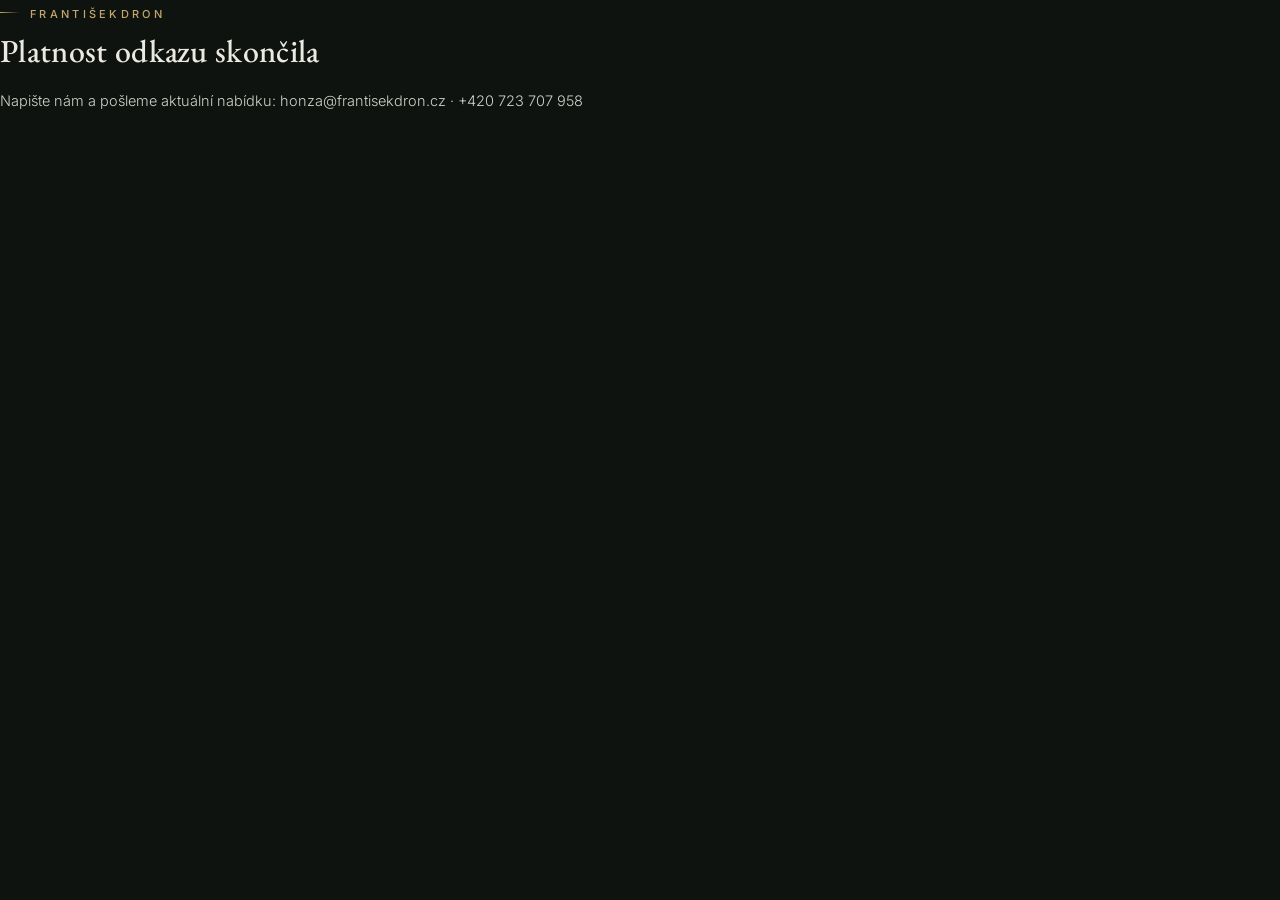
<file: index.html>
<!DOCTYPE html>
<html lang="cs">
<head>
<meta charset="UTF-8">
<meta name="viewport" content="width=device-width, initial-scale=1.0">
<meta name="robots" content="noindex,nofollow,noarchive">
<meta property="og:title" content="Nabídka FrantišekDron · Valtice, Na Vinici">
<title>Nabídka · Valtice, Na Vinici · tři jednotky</title>
<link rel="preconnect" href="https://fonts.googleapis.com">
<link href="https://fonts.googleapis.com/css2?family=EB+Garamond:wght@400;500;600&family=Inter:wght@300;400;500;600&family=Poppins:wght@700;800&display=swap" rel="stylesheet">
<style>
  :root{--bg:#0e1310;--bg2:#131a15;--panel:#171f19;--line:#2a352c;--ink:#ece9e1;--muted:#a7b0a3;--muted2:#7f897c;--gold:#c4a86a;--gold-soft:#d8c69a;--green:#8CC63F}
  *{box-sizing:border-box;margin:0;padding:0}
  body{background:var(--bg);color:var(--ink);font-family:'Inter',-apple-system,Segoe UI,Roboto,sans-serif;font-weight:300;line-height:1.62;-webkit-font-smoothing:antialiased}
  h1,h2,h3,.serif{font-family:'EB Garamond',Georgia,'Times New Roman',serif;font-weight:500;letter-spacing:.01em}
  .wrap{max-width:1080px;margin:0 auto;padding:0 46px}
  .eyebrow{font-size:11px;letter-spacing:.30em;text-transform:uppercase;color:var(--gold);font-weight:500;position:relative;padding-left:30px}
  .eyebrow::before{content:"";position:absolute;left:0;top:.52em;width:20px;height:1px;background:linear-gradient(90deg,var(--gold),transparent)}
  h2.big{font-size:34px;margin:8px 0 2px;line-height:1.12}
  h2.big::after{content:"";display:block;width:52px;height:2px;margin:13px 0 2px;border-radius:2px;background:linear-gradient(90deg,var(--gold),rgba(196,168,106,.10))}
  p{margin:11px 0;color:#cdd3c9;font-size:14.5px}
  section{padding:44px 0}
  .pg{min-height:1527px;display:flex;flex-direction:column;position:relative}
  .pgfoot{margin-top:auto;border-top:1px solid var(--line);padding:10px 0 14px}
  .pgfoot .wrap{display:flex;justify-content:space-between;align-items:center;font-size:10.5px;letter-spacing:.18em;text-transform:uppercase;color:var(--muted2)}
  .pgfoot .n{color:var(--gold);font-weight:600;letter-spacing:.12em}
  .grid2{display:grid;grid-template-columns:1fr 1fr;gap:30px}
  .grid4{display:grid;grid-template-columns:repeat(4,1fr);gap:1px;background:var(--line);border:1px solid var(--line);border-radius:5px;overflow:hidden}
  .grid4>div{background:var(--bg2);padding:17px 17px}
  .grid4 .v{font-family:'EB Garamond',serif;font-size:25px;color:var(--ink);letter-spacing:-.01em}
  .grid4 .l{font-size:11.5px;color:var(--muted);margin-top:2px;line-height:1.45}

  .hero{position:relative;height:690px;display:flex;align-items:flex-end;overflow:hidden}
  .hero img{position:absolute;inset:0;width:100%;height:100%;object-fit:cover;filter:saturate(.94) brightness(.72)}
  .hero::before{content:"";position:absolute;inset:0;z-index:1;background:radial-gradient(130% 90% at 50% 6%,transparent 40%,rgba(10,14,11,.32))}
  .hero::after{content:"";position:absolute;inset:0;background:linear-gradient(180deg,rgba(10,14,11,.60),rgba(10,14,11,.12) 30%,rgba(10,14,11,.96))}
  .hero .wrap{position:relative;z-index:2;padding-bottom:40px}
  .hero h1{font-size:56px;line-height:1.04;margin:14px 0 12px;letter-spacing:-.012em;text-shadow:0 2px 30px rgba(0,0,0,.5)}
  .hero .sub{font-size:16.5px;color:var(--gold-soft);max-width:680px;line-height:1.55}
  .hero .meta{margin-top:18px;font-size:12px;color:var(--muted);border-top:1px solid rgba(167,176,163,.28);padding-top:12px;display:flex;gap:22px;flex-wrap:wrap}

  .day{display:flex;flex-direction:column;gap:5px;margin-top:18px}
  .day .row{display:grid;grid-template-columns:118px 1fr;border:1px solid var(--line);border-radius:5px;overflow:hidden;background:var(--panel)}
  .day .row.hl{border-color:var(--gold);background:linear-gradient(90deg,rgba(196,168,106,.10),var(--panel) 40%)}
  .day .t{background:#1b231c;color:var(--gold);font-size:12.5px;display:flex;align-items:center;justify-content:center;text-align:center;padding:10px 6px;border-right:1px solid var(--line);font-weight:500;font-variant-numeric:tabular-nums}
  .day .row.hl .t{background:#26301f;color:var(--gold-soft)}
  .day .c{padding:10px 18px}
  .day .c h4{font-size:14.5px;margin:0 0 2px;font-weight:600;font-family:'Inter'}
  .day .c p{margin:0;font-size:12.8px;color:#b9c1b4;line-height:1.5}

  .poi{border:1px solid var(--line);border-radius:6px;overflow:hidden;margin-top:14px}
  .poi .it{padding:11px 18px;border-bottom:1px solid var(--line);font-size:13.5px;display:grid;grid-template-columns:210px 1fr;gap:16px;align-items:baseline}
  .poi .it:last-child{border-bottom:none}
  .poi .it b{color:#e7e3d8;font-weight:600;font-size:14px}
  .poi .it b span{display:block;color:var(--gold);font-weight:500;font-size:11.5px;letter-spacing:.05em;margin-top:2px}
  .poi .it p{margin:0;color:var(--muted);font-size:13px;line-height:1.5}
  .poi .it .tags{margin-top:6px;display:flex;gap:6px;flex-wrap:wrap}
  .tag{font-size:10px;letter-spacing:.12em;text-transform:uppercase;border:1px solid #232c24;color:#586153;padding:2px 8px;border-radius:3px;text-decoration:line-through;text-decoration-color:#3a453b}
  .tag.on{border-color:rgba(196,168,106,.55);background:rgba(196,168,106,.14);color:var(--gold);text-decoration:none;font-weight:600}

  .scn{display:flex;flex-direction:column;margin-top:16px}
  .scn .row{display:grid;grid-template-columns:96px 1fr;border-bottom:1px solid var(--line);padding:5px 0}
  .scn .row:last-child{border-bottom:none}
  .scn .t{color:var(--gold);font-size:12.5px;font-variant-numeric:tabular-nums;padding-top:1px}
  .scn .c h4{font-size:14.5px;margin:0 0 2px;font-weight:600;font-family:'Inter'}
  .scn .c p{margin:0;font-size:12.3px;color:var(--muted);line-height:1.44}

  .vo{display:grid;grid-template-columns:1fr 1fr;gap:20px;margin-top:18px}
  .vo .b{background:var(--panel);border:1px solid var(--line);border-radius:6px;padding:14px 18px}
  .vo .tg{font-size:10.5px;letter-spacing:.18em;text-transform:uppercase;color:var(--gold);font-weight:600}
  .vo h4{font-size:18px;margin:5px 0 3px}
  .vo .note{font-size:11.5px;color:var(--muted2);margin-bottom:10px}
  .vo .l{font-family:'EB Garamond',Georgia,serif;font-size:16.5px;line-height:1.26;color:var(--gold-soft);padding:3px 0 3px 13px;border-left:1px solid rgba(196,168,106,.4);margin:4px 0}

  .no{background:linear-gradient(180deg,#1b231c,#141b15);border:1px solid var(--line);border-radius:6px;padding:12px 18px;margin-top:12px}
  .no .h{font-size:11px;letter-spacing:.18em;text-transform:uppercase;color:var(--gold);font-weight:600;margin-bottom:7px}
  .no p{margin:0;font-size:12.6px;color:var(--muted);line-height:1.5}
  .no s{color:var(--muted2);text-decoration-color:rgba(196,168,106,.55)}

  .price{display:grid;grid-template-columns:1fr 1fr 1fr;gap:14px;margin-top:14px;align-items:start}
  .card{background:var(--panel);border:1px solid var(--line);border-radius:7px;padding:20px 19px;position:relative;overflow:hidden}
  .card.hl{border-color:var(--gold);box-shadow:0 0 0 1px var(--gold) inset,0 24px 58px -30px rgba(196,168,106,.42);background:linear-gradient(180deg,#1b231c,#141b15)}
  .card.hl::after{content:"";position:absolute;left:0;right:0;top:0;height:3px;background:linear-gradient(90deg,var(--gold),var(--gold-soft))}
  .card .tg{font-size:10px;letter-spacing:.16em;text-transform:uppercase;color:var(--gold);font-weight:600}
  .card h3{font-size:20px;margin:7px 0 3px;line-height:1.2}
  .card .desc{font-size:12px;color:var(--muted);line-height:1.48;min-height:40px}
  .card .amt{font-family:'EB Garamond',serif;font-size:32px;color:var(--ink);margin:10px 0 0;font-variant-numeric:tabular-nums;line-height:1}
  .card.hl .amt{color:var(--gold-soft)}
  .card .amt small{font-size:11.5px;color:var(--muted2);font-family:'Inter';display:block;margin-top:5px;letter-spacing:.03em}
  .card ul{list-style:none;margin:10px 0 0;border-top:1px solid var(--line);padding-top:9px}
  .card li{font-size:12.2px;color:#c6cdc1;padding:3px 0 3px 17px;position:relative;line-height:1.44}
  .card li::before{content:"";position:absolute;left:0;top:8px;width:5px;height:5px;border:1px solid var(--gold);transform:rotate(45deg)}
  .card li b{color:#e7e3d8;font-weight:600}
  .card li.off{color:var(--muted2)}
  .card li.off::before{border-color:var(--muted2);transform:none;border-radius:50%;width:5px;height:5px}

  .need{border:1px solid var(--gold);border-radius:8px;padding:13px 18px 9px;background:linear-gradient(180deg,rgba(196,168,106,.13),rgba(196,168,106,.04));box-shadow:0 0 0 1px rgba(196,168,106,.35) inset,0 18px 44px -26px rgba(196,168,106,.5)}
  .need h4{font-family:"EB Garamond",Georgia,serif!important;font-size:22px!important;letter-spacing:.01em!important;text-transform:none!important;color:var(--gold-soft)!important;font-weight:500!important;margin:0 0 8px!important}
  .need ol{list-style:none;counter-reset:n;margin:0}
  .need li{counter-increment:n;position:relative;padding:3px 0 3px 32px;font-size:13.2px;color:#e7e3d8;line-height:1.45}
  .need li::before{content:counter(n);position:absolute;left:0;top:3px;width:21px;height:21px;border-radius:50%;background:var(--gold);color:#14180f;font-weight:700;font-size:11.5px;display:flex;align-items:center;justify-content:center}
  .cols{display:grid;grid-template-columns:1fr 1fr;gap:30px;margin-top:20px}
  .cols h4{font-size:11px;letter-spacing:.18em;text-transform:uppercase;color:var(--gold);font-weight:600;font-family:'Inter';margin-bottom:9px}
  ul.tick{list-style:none}
  ul.tick li{font-size:13.5px;color:#c6cdc1;padding:3px 0 3px 20px;position:relative;line-height:1.5}
  ul.tick li::before{content:"\2713";position:absolute;left:0;color:var(--green);font-weight:700;font-size:12px}
  ul.tick.dot li::before{content:"\25B8";color:var(--gold);font-weight:400}

  .pair{display:grid;grid-template-columns:1fr 1fr;gap:12px;margin-top:18px}
  .pair figure{border:1px solid var(--line);border-radius:4px;overflow:hidden;background:var(--panel)}
  .pair figure.po{border-color:rgba(196,168,106,.7)}
  .pair img{width:100%;aspect-ratio:16/9;object-fit:cover;display:block}
  .pair figcaption{padding:8px 14px;font-size:11.8px;color:var(--muted);line-height:1.45}
  .pair figcaption b{color:var(--gold);font-weight:600;display:block;font-size:10.5px;letter-spacing:.14em;text-transform:uppercase;margin-bottom:2px}
  .strip{display:grid;grid-template-columns:repeat(3,1fr);gap:12px;margin-top:16px}
  .strip figure{border:1px solid var(--line);border-radius:4px;overflow:hidden;background:var(--panel)}
  .strip img{width:100%;aspect-ratio:16/10;object-fit:cover;display:block}
  .strip figcaption{padding:7px 13px;font-size:11.5px;color:var(--muted);line-height:1.4}
  .strip figcaption b{color:var(--gold);font-weight:600;display:block;font-size:10.5px;letter-spacing:.14em;text-transform:uppercase;margin-bottom:2px}

  .ask{background:linear-gradient(180deg,#1b231c,#141b15);border:1px solid rgba(196,168,106,.42);border-radius:7px;padding:15px 21px;margin-top:18px}
  .ask h4{font-size:19px;margin:0 0 4px}
  .ask p{font-size:12.7px;margin:7px 0;line-height:1.52}
  .ask ul{list-style:none;margin:10px 0 0}
  .ask li{font-size:13px;color:#c6cdc1;padding:3px 0 3px 20px;position:relative;line-height:1.5}
  .ask li::before{content:"\25B8";position:absolute;left:0;color:var(--gold)}

  .fine{font-size:11.2px;color:var(--muted2);line-height:1.54;margin-top:10px;border-top:1px solid var(--line);padding-top:10px}
  .fine b{color:var(--muted);font-weight:600}

  footer{border-top:1px solid var(--line);padding:22px 0 26px;background:var(--bg2)}
  .sign{display:flex;justify-content:space-between;gap:28px;flex-wrap:wrap;align-items:flex-end;margin-top:14px}
  .sign .b{font-family:'EB Garamond',serif;font-size:26px}
  .sign .s{font-size:13px;color:var(--muted);line-height:1.7}
  .kvr{color:var(--gold)}
  a{color:var(--gold-soft)}

  .lockup{display:inline-flex;align-items:center;gap:11px}
  .lockup .glyph{width:42px;height:42px;flex:none;color:#fff}
  .lockup .wstack{display:flex;flex-direction:column;line-height:.84;font-family:'Poppins',system-ui,sans-serif}
  .lockup .wtop{font-weight:700;font-size:11px;letter-spacing:.17em;color:#fff}
  .lockup .wbot{font-weight:800;font-size:21.5px;letter-spacing:.02em;color:#8CC63F}
  .hero .lockup{margin-bottom:16px}
  footer .lockup{margin-bottom:6px}

  #dlpdf{position:fixed;right:22px;bottom:22px;z-index:99;background:linear-gradient(180deg,#c9ad6e,#a8894b);color:#14180f;border:none;border-radius:40px;padding:13px 22px;font-family:'Inter',sans-serif;font-size:13.5px;font-weight:600;letter-spacing:.02em;cursor:pointer;box-shadow:0 12px 30px -8px rgba(0,0,0,.7)}
  #dlpdf:hover{filter:brightness(1.08)}
  @media print{#dlpdf{display:none}}
  @media(max-width:860px){.wrap{padding:0 22px}.grid2,.cols,.vo,.price,.pair{display:grid;grid-template-columns:1fr 1fr;gap:12px;margin-top:18px}
  .pair figure{border:1px solid var(--line);border-radius:4px;overflow:hidden;background:var(--panel)}
  .pair figure.po{border-color:rgba(196,168,106,.7)}
  .pair img{width:100%;aspect-ratio:16/9;object-fit:cover;display:block}
  .pair figcaption{padding:8px 14px;font-size:11.8px;color:var(--muted);line-height:1.45}
  .pair figcaption b{color:var(--gold);font-weight:600;display:block;font-size:10.5px;letter-spacing:.14em;text-transform:uppercase;margin-bottom:2px}
  .strip{grid-template-columns:1fr}.grid4{grid-template-columns:1fr 1fr}.hero h1{font-size:36px}.hero{height:auto;min-height:520px}.day .row,.poi .it,.scn .row{grid-template-columns:1fr}.day .t{justify-content:flex-start;padding:8px 18px;border-right:none;border-bottom:1px solid var(--line)}}
</style>
<style>
.webonly{display:none}
.price.two{grid-template-columns:1fr 1fr;gap:18px}
.price.two .card ul li{font-size:13.6px}
.addons{margin-top:16px;border:1px solid rgba(196,168,106,.55);border-radius:8px;overflow:hidden;background:var(--panel)}
.addons .lab{padding:10px 18px;font-size:11px;letter-spacing:.2em;text-transform:uppercase;color:var(--gold);font-weight:600;background:#1b231c}
.addons .ad{display:grid;grid-template-columns:1fr auto;gap:18px;align-items:center;padding:7px 18px;border-top:1px solid var(--line)}
.addons .ad b{display:block;font-family:'EB Garamond',serif;font-size:19px;font-weight:500;color:var(--gold-soft)}
.addons .ad span{display:block;font-size:12.6px;color:#c6cdc1;line-height:1.45}
.addons .p{font-family:'EB Garamond',serif;font-size:24px;color:var(--ink);white-space:nowrap;text-align:right}
.addons .p small{display:block;font-family:Inter,sans-serif;font-size:10.5px;color:var(--muted2);letter-spacing:.06em}
@media(max-width:860px){.price.two{grid-template-columns:1fr}.addons .ad{grid-template-columns:1fr}.addons .p{text-align:left}}
.hero.tall{height:980px}
.hero.tall img{height:604px;bottom:auto;filter:saturate(.96) brightness(.93)}
.hero.tall::before{display:none}
.hero.tall::after{background:linear-gradient(180deg,rgba(10,14,11,.22),rgba(10,14,11,0) 12%,rgba(10,14,11,0) 47%,rgba(10,14,11,.97) 64%,#0e1310)}
.hero .vizlab{position:absolute;right:22px;top:566px;z-index:3;font-size:10px;letter-spacing:.16em;text-transform:uppercase;color:#e7e3d8;background:rgba(10,14,11,.55);border:1px solid rgba(196,168,106,.5);padding:4px 10px;border-radius:20px}
@media(max-width:860px){.hero.tall{display:block;height:auto;min-height:0}.hero.tall img{height:300px}.hero.tall .wrap{padding-top:318px}.hero.tall::after{background:linear-gradient(180deg,rgba(10,14,11,0) 0,rgba(10,14,11,0) 190px,rgba(10,14,11,.97) 300px,#0e1310)}.hero .vizlab{top:262px;right:12px}}
.mapa{border:1px solid rgba(196,168,106,.55);border-radius:5px;overflow:hidden;background:var(--panel);margin:0}
.mapa img{width:100%;aspect-ratio:16/9;object-fit:cover;display:block}
.mapa figcaption{padding:6px 12px;font-size:10.5px;color:var(--muted2)}
.byty.jedn>div{grid-template-columns:96px 104px 104px 1fr}
.ref.big1{margin-top:12px}.ref.big1 .th.wide img{width:380px;min-height:214px}
.ref.big1 .cap{padding:18px 22px;font-size:13.5px}.ref.big1 .cap b{font-size:24px}
.chk{margin-top:10px;border-top:1px solid rgba(196,168,106,.35);padding-top:9px;display:grid;grid-template-columns:1fr 1fr;gap:5px 14px}
.chk .lab{grid-column:1/-1;font-size:10.5px;letter-spacing:.16em;text-transform:uppercase;color:var(--gold);font-weight:600}
.chk label{display:flex;align-items:center;gap:9px;font-size:12.8px;color:#e7e3d8;line-height:1.3}
body:not(.web) .chk .bx::before{content:"";display:block;width:16px;height:16px;border:1.5px solid var(--gold);border-radius:3px}
@media(max-width:860px){.byty.jedn>div{grid-template-columns:70px 80px 76px 1fr}.byty.jedn>div>span:nth-child(4){display:block}.chk{grid-template-columns:1fr}.ref.big1 .th.wide img{width:100%}}
.scn .row{grid-template-columns:44px 1fr;padding:7px 0}.scn .t{font-family:"EB Garamond",serif;font-size:22px;line-height:1}
.deska{border:1px solid var(--line);border-radius:4px;overflow:hidden;background:var(--panel);margin-bottom:6px}
.deska img{width:100%;display:block;aspect-ratio:720/310;object-fit:cover}
.deska figcaption{padding:6px 12px;font-size:10.5px;color:var(--muted2)}
.byty{margin-top:12px;border:1px solid var(--line);border-radius:6px;overflow:hidden}
.byty>div{display:grid;grid-template-columns:58px 76px 112px 84px 1fr 96px 100px;align-items:center;border-bottom:1px solid var(--line);font-size:12.6px;color:#c6cdc1}
.byty>div:last-child{border-bottom:none}
.byty>div>span{padding:6px 10px}
.byty>div>span:first-child{color:var(--gold);font-weight:600;font-variant-numeric:tabular-nums}
.byty>div>span:nth-child(4){font-variant-numeric:tabular-nums;color:#e7e3d8}
.byty .h{background:#1b231c;font-size:10px;letter-spacing:.14em;text-transform:uppercase;color:var(--gold)}
.byty .h>span:first-child{font-weight:500}
.byty .y{color:var(--green);font-weight:700;text-align:center}
.byty .n{color:var(--muted2);text-align:center}
.byty .h>span:nth-child(6),.byty .h>span:nth-child(7){text-align:center}
.byty .bx{display:flex;justify-content:center}
.byty .bx::before{content:"";width:16px;height:16px;border:1.5px solid var(--gold);border-radius:3px}
.byty>div:nth-child(even):not(.h){background:rgba(23,31,25,.6)}
.reel5{display:grid;grid-template-columns:repeat(5,1fr);gap:10px;margin-top:16px}
.reel5 figure{position:relative;border:1px solid var(--line);border-radius:4px;overflow:hidden;background:var(--panel)}
.reel5 img{width:100%;aspect-ratio:9/16;object-fit:cover;display:block}
.reel5 figcaption{padding:7px 10px;font-size:11px;color:var(--muted);line-height:1.38}
.reel5 figcaption b{color:var(--gold);font-weight:600;display:block;font-size:10px;letter-spacing:.12em;text-transform:uppercase;margin-bottom:2px}
.play{position:absolute;right:9px;top:9px;z-index:2;width:34px;height:34px;border-radius:50%;background:rgba(14,19,16,.78);border:1px solid var(--gold);color:var(--gold-soft);display:flex;align-items:center;justify-content:center;font-size:13px;padding-left:2px}
.refs2{display:grid;grid-template-columns:1fr 1fr;gap:14px;margin-top:14px}
.ref{display:flex;text-decoration:none;color:inherit;background:var(--panel);border:1px solid rgba(196,168,106,.45);border-radius:7px;overflow:hidden}
.ref:hover{border-color:var(--gold)}
.ref .th{position:relative;display:block;flex:none;background:#000}
.ref .th.wide img{width:210px;height:100%;min-height:118px;object-fit:cover;display:block}
.ref .cap{display:block;padding:11px 14px;font-size:12.4px;color:var(--muted);line-height:1.45}
.ref .cap b{display:block;color:var(--gold-soft);font-family:'EB Garamond',serif;font-size:19px;font-weight:500;margin-bottom:3px}
.ref .url{display:block;margin-top:6px;color:var(--gold);font-size:11.3px;letter-spacing:.03em}
.show2{display:grid;grid-template-columns:1fr 1fr;gap:16px;margin-top:16px}
.sc{display:flex;text-decoration:none;color:inherit;border:1.5px solid var(--gold);border-radius:9px;overflow:hidden;background:linear-gradient(90deg,rgba(196,168,106,.16),var(--panel) 70%);box-shadow:0 18px 46px -26px rgba(196,168,106,.65)}
.sc:hover{box-shadow:0 0 0 1px var(--gold) inset,0 18px 46px -20px rgba(196,168,106,.8)}
.sc .img{position:relative;display:block;flex:none}
.sc img{width:230px;height:100%;min-height:150px;object-fit:cover;display:block}
.sc .badge{position:absolute;left:10px;top:10px;background:var(--gold);color:#14180f;font:700 10px Inter,sans-serif;letter-spacing:.14em;text-transform:uppercase;padding:5px 10px;border-radius:20px}
.sc .txt{display:flex;flex-direction:column;padding:12px 16px 14px}
.sc b{font-family:'EB Garamond',serif;font-size:22px;font-weight:500;color:var(--gold-soft);line-height:1.15}
.sc .txt>span{font-size:12.4px;color:#c6cdc1;line-height:1.45;margin-top:4px}
.sc .txt>span.cta{align-self:flex-start;margin-top:auto;background:var(--gold);color:#14180f;font:600 12.5px Inter,sans-serif;padding:7px 15px;border-radius:30px}
.show2.mini{margin-top:12px;gap:12px;grid-template-columns:1fr 1fr}
.show2.mini .lab{grid-column:1/-1;font-size:11px;letter-spacing:.2em;text-transform:uppercase;color:var(--gold);font-weight:600;margin-bottom:-4px}
.show2.mini .sc img{width:150px;min-height:84px}
.show2.mini .txt{flex-direction:row;align-items:center;justify-content:space-between;gap:10px;width:100%;padding:10px 14px}
.show2.mini b{font-size:19px}
.show2.mini .txt>span.cta{margin:0;align-self:center}
.combo{margin-top:14px;font-size:13.2px;color:#c6cdc1;border:1px dashed rgba(196,168,106,.55);border-radius:6px;padding:10px 16px;line-height:1.5}
.combo b{color:var(--gold-soft);font-weight:600}
.ask h4{font-family:"EB Garamond",Georgia,serif;font-weight:500;font-size:21px}
@media(max-width:860px){.reel5{grid-template-columns:repeat(3,1fr)}.refs2,.show2,.show2.mini{grid-template-columns:1fr}.sc img{width:120px}.show2.mini .txt{flex-direction:column;align-items:flex-start}.ref .th.wide img{width:130px}
.byty>div{grid-template-columns:40px 62px 1fr 74px 48px;font-size:11.5px}.byty>div>span:nth-child(5),.byty>div>span:nth-child(6){display:none}.byty>div>span{padding:6px 6px}}
@media(max-width:860px){.ref.big1{flex-direction:column}.ref.big1 .th.wide{width:100%}.ref.big1 .th.wide img{width:100%;height:auto;min-height:0;aspect-ratio:16/9;object-fit:cover}.ref.big1 .cap{padding:12px 16px}.ref.big1 .cap b{font-size:20px}}
</style>
</head>
<body class="web">

<a id="dlpdf" href="Nabidka_Valtice-NaVinici_faze1_v7.pdf" download>⬇ Stáhnout PDF</a>

<!-- ══════════ STRANA 1 ══════════ -->
<div class="pg">
<div class="hero tall">
  <img src="img/hero.jpg" alt="Ilustrační vizualizace zahradní strany domu podle výkresu" style="object-position:50% 50%">
  <span class="vizlab">Vizualizace podle výkresu</span>
  <div class="wrap" style="width:100%">
    <div class="lockup"><svg class="glyph" viewBox="0 0 64 64"><g stroke="currentColor" stroke-width="5" stroke-linecap="round" fill="none"><line x1="32" y1="32" x2="17" y2="17"/><line x1="32" y1="32" x2="47" y2="17"/><line x1="32" y1="32" x2="17" y2="47"/><line x1="32" y1="32" x2="47" y2="47"/></g><g fill="none" stroke="currentColor" stroke-width="4.5"><circle cx="17" cy="17" r="8.5"/><circle cx="47" cy="17" r="8.5"/><circle cx="17" cy="47" r="8.5"/><circle cx="47" cy="47" r="8.5"/></g><rect x="25.5" y="25.5" width="13" height="13" rx="3.5" fill="currentColor"/></svg><div class="wstack"><span class="wtop">FRANTIŠEK</span><span class="wbot">DRON</span></div></div>
    <div class="eyebrow">Nabídka · Valtice, Na Vinici · tři jednotky v řadovém domě</div>
    <h1>Dům, který ještě nestojí.<br>Dvě varianty, jak ho ukázat.</h1>
    <div class="sub">Natočíme pozemek a Valtice z dronu, dům do záběrů osadíme přesně tam, kde bude stát, a každou jednotku uděláme jako 3D prohlídku. Ve variantě B přidáme souvislou sekvenci, ve které dům vyroste a kamera s ním proletí až dovnitř, a reel. Web projektu a reklamu na Googlu nabízíme zvlášť.</div>
    <div class="meta"><span>Pro Mgr. Daniela Zajíčka · Broker Consulting</span><span>Podklady: dokumentace Atelier X, stavební povolení, přehled jednotek</span><span>30. 10. 2026 · frantisekdron.cz</span></div>
  </div>
</div>

<section style="padding-top:28px;padding-bottom:14px"><div class="wrap">
  <div class="grid4">
    <div><div class="v">3 jednotky</div><div class="l">95,3 · 100,6 · 95,3&nbsp;m², každá na dvou podlažích s vlastním vstupem</div></div>
    <div><div class="v">834&nbsp;m²</div><div class="l">pozemek, zahrady 115 · 82 · 169&nbsp;m² podle vašeho přehledu</div></div>
    <div><div class="v">Ve svahu</div><div class="l">z ulice přízemní, k zahradě dvě podlaží a terasa z obýváku</div></div>
    <div><div class="v">800&nbsp;m</div><div class="l">vzdušnou čarou na zámek a náměstí ve Valticích, do Lednice 7,4&nbsp;km</div></div>
  </div>

  <div class="grid2" style="margin-top:30px">
    <div>
      <div class="eyebrow">Jak jsme pochopili zadání</div>
      <p style="margin-top:12px">Poslal jste nám projektovou dokumentaci, stavební povolení a přehled jednotek. Rozumíme tomu tak, že chcete prodávat tři jednotky ještě před zahájením stavby.</p>
      <p>Dnes je na pozemku tráva, takže si kupující musí dům, zahradu i interiéry představit. <b style="color:var(--gold-soft);font-weight:500">Uděláme to za něj:</b> dům postavíme ve 3D podle výkresů, osadíme ho do skutečných záběrů z dronu přesně tam, kde ho umisťuje stavební povolení, a projdeme ho i zevnitř. Pokud jsme zadání pochopili jinak, napište nám a nabídku upravíme.</p>
    </div>
    <div>
      <div class="eyebrow">Co natočíme a vyrobíme</div>
      <ul class="tick" style="margin-top:14px">
        <li>Pozemek, ulici Na Vinici a Valtice z dronu i ze země</li>
        <li>Výhled z výšky budoucích oken a teras</li>
        <li>Dům osazený do fotek z dronu podle výkresů a stavebního povolení</li>
        <li>3D prohlídky všech tří jednotek z půdorysů</li>
        <li>Interiérové vizualizace a film, ve variantě B i reel</li>
      </ul>
      <p style="font-size:13px;color:var(--muted);margin-top:10px">Natáčení je v obou variantách stejné, liší se tím, co z něj uděláme.</p>
    </div>
  </div>
</div></section>
  <div class="pgfoot"><div class="wrap"><span>Valtice, Na Vinici · nabídka</span><span class="n">1 / 4</span><span>FrantišekDron · +420 723 707 958</span></div></div>
</div>

<!-- ══════════ STRANA 2 ══════════ -->
<div class="pg"><section style="padding:26px 0 10px"><div class="wrap">
  <div class="eyebrow">Kde dům bude stát</div>
  <h2 class="big">Z podkladů víme, kam přesně dům patří</h2>

  <div class="grid2" style="margin-top:14px;grid-template-columns:1.18fr 1fr;align-items:start">
    <figure class="mapa"><img src="img/poloha.jpg" alt="Ortofoto pozemku 3006/49 s vyznačeným domem a jednotkami 1 až 3"><figcaption>Poloha domu podle stavebního povolení, orientační · hranice a ortofoto © ČÚZK</figcaption></figure>
    <div>
      <p style="margin-top:0">Stavební povolení umisťuje dům 3,61&nbsp;m od souseda na parcele 3006/50, 8,63&nbsp;m od 3006/48 a 8,47&nbsp;m od 3006/32. Když tyhle vzdálenosti přeneseme na hranice z katastru, <b style="color:var(--gold-soft);font-weight:500">sedí na centimetr.</b></p>
      <p>Výškový model ČÚZK potvrzuje svah: u souseda a u ulice je terén nejvýš, k zahradám klesá asi o tři metry. Tak to kreslí i výkresy, proto je dům z ulice přízemní a do zahrady dvoupodlažní.</p>
      <p>Do záběrů z dronu ho tedy osadíme bez vytyčování na místě. Na obrázku je půdorys 10&nbsp;×&nbsp;20&nbsp;m rozdělený na jednotky podle vašeho přehledu.</p>
    </div>
  </div>

  <div class="byty jedn">
    <div class="h"><span>Jednotka</span><span>Plocha</span><span>Zahrada</span><span>Poznámka z výkresů</span></div>
    <div><span>1</span><span>95,3&nbsp;m²</span><span>115&nbsp;m²</span><span>nejblíž ulici, zrcadlová k jednotce 3</span></div>
    <div><span>2</span><span>100,6&nbsp;m²</span><span>82&nbsp;m²</span><span>prostřední, o 5&nbsp;m² větší, kuchyň 9,1&nbsp;m²</span></div>
    <div><span>3</span><span>95,3&nbsp;m²</span><span>169&nbsp;m²</span><span>nejdál od ulice, největší zahrada</span></div>
  </div>
  <p style="font-size:12.6px;color:var(--muted);margin-top:8px">V každé jednotce je dole obývák s jídelnou a kuchyní, koupelna, sklad, technická místnost a terasa do zahrady, nahoře vstup a tři pokoje.</p>

  <div class="pair" style="margin-top:14px">
    <figure><img src="img/pred.jpg" alt="Výkres pohledu jihozápadního, zahradní strana"><figcaption><b>Výkres · pohled jihozápadní D.1.1-08</b>Zahradní strana z vaší dokumentace: dole obklad s imitací dřeva a prosklené stěny k terasám, nahoře bílá omítka, červená taška.</figcaption></figure>
    <figure class="po"><img src="img/po.jpg" alt="Ilustrační vizualizace zahradní strany podle výkresu"><figcaption><b>Vizualizace · ukázka pro Valtice</b>Stejný pohled jako ve výkresu, jen ve skutečných materiálech. Do záběrů pozemku z dronu dům osadíme až v zakázce.</figcaption></figure>
  </div>
</div></section>
  <div class="pgfoot"><div class="wrap"><span>Valtice, Na Vinici · poloha a jednotky</span><span class="n">2 / 4</span><span>FrantišekDron · +420 723 707 958</span></div></div>
</div>

<!-- ══════════ STRANA 3 ══════════ -->
<div class="pg"><section style="padding:26px 0 10px"><div class="wrap">
  <div class="eyebrow">Jak to uděláme</div>
  <h2 class="big">Od výkresu k domu, kterým se dá projít</h2>
  <div class="scn">
    <div class="row"><div class="t">1</div><div class="c"><h4>3D model podle výkresů</h4><p>Ještě před natáčením postavíme dům ve 3D z půdorysů, řezu a pohledů. Víme pak, odkud letět, aby do záběrů přesně seděl.</p></div></div>
    <div class="row"><div class="t">2</div><div class="c"><h4>Natáčení</h4><p>Pozemek, ulice a Valtice z dronu i ze země, výhled z výšky budoucích oken a teras. Na pozemku nikdo být nemusí.</p></div></div>
    <div class="row"><div class="t">3</div><div class="c"><h4>Dům na pozemku</h4><p>Dům osadíme do fotek i do letících záběrů z dronu na místo ze stavebního povolení. Co výkresy neřeší, třeba zahradu, ukážeme jen jako návrh.</p></div></div>
    <div class="row"><div class="t">4</div><div class="c"><h4>3D prohlídky a interiéry</h4><p>Z půdorysů postavíme 3D prohlídku každé jednotky. Z ní uděláme snímky místností a z nich vizualizace, takže rozměry i okna sedí. Jednu místnost vám nejdřív pošleme ke schválení stylu.</p></div></div>
    <div class="row"><div class="t">5</div><div class="c"><h4>Film a reel</h4><p>Ze záběrů a vizualizací sestříháme film, ve variantě B i reel. Konkrétní scénář pošleme po výběru varianty.</p></div></div>
  </div>
</div></section>
<section style="padding:10px 0 4px"><div class="wrap">
  <div class="eyebrow">Ukázky naší práce</div>
  <a class="ref big1" href="https://vimeo.com/1239268824" target="_blank" rel="noopener"><span class="th wide"><img src="img/th_dalesice.jpg" alt="Film Nad břehy Dalešic"><span class="play">▶</span></span><span class="cap"><b>Nad břehy Dalešic · film pro developera</b>Pozemky v Kozlanech, na kterých domy teprve budou. Domy vyrostou přímo v záběrech z dronu, tak bychom pracovali i ve Valticích.<span class="url"><span class="webonly">▶ Pustit film na Vimeu</span><span class="pdfonly">vimeo.com/1239268824</span></span></span></a>
  <div class="show2">
    <a class="sc" href="https://prohlidky.frantisekdron.cz/jahodnice/" target="_blank" rel="noopener"><span class="img"><img src="img/th_3d.jpg" alt="3D prohlídka řadového domu Jahodnice"><span class="badge">Vyzkoušejte</span></span><span class="txt"><b>3D prohlídka řadového domu</b><span>Jahodnice, Praha&nbsp;9: dvě podlaží, zahrada, pohled shora, prázdný i zařízený. Takovou dostane každá jednotka v obou variantách.</span><span class="cta">Projít 3D prohlídku ↗</span></span></a>
    <a class="sc" href="https://www.bytovydumvarnsdorf.cz/" target="_blank" rel="noopener"><span class="img"><img src="img/th_web.jpg" alt="Web projektu Legií 2044 Varnsdorf"><span class="badge">Prohlédněte si</span></span><span class="txt"><b>Web projektu</b><span>bytovydumvarnsdorf.cz: film, jednotky, lokalita a formulář. Celý jsme ho udělali my, takový připravíme i pro Valtice jako doplňkovou službu.</span><span class="cta">Otevřít web ↗</span></span></a>
  </div>
</div></section>
  <div class="pgfoot"><div class="wrap"><span>Valtice, Na Vinici · postup a ukázky</span><span class="n">3 / 4</span><span>FrantišekDron · +420 723 707 958</span></div></div>
</div>

<!-- ══════════ STRANA 4 ══════════ -->
<div class="pg"><section style="padding:26px 0 10px"><div class="wrap">
  <div class="eyebrow">Cena</div>
  <h2 class="big">Dvě varianty a doplňkové služby</h2>
  <p style="max-width:900px">Natáčení je v obou variantách stejné. Ceny jsou bez DPH, doprava je v ceně.</p>

  <div class="price two">
    <div class="card" data-var="A">
      <div class="tg">Varianta A</div>
      <h3>Dům na pozemku, 3D prohlídky a film</h3>
      <div class="desc">Hotový dům přímo v záběrech z dronu, interiéry a tři 3D prohlídky.</div>
      <div class="amt">39&nbsp;900&nbsp;Kč<small>bez DPH · doprava v ceně</small></div>
      <ul>
        <li><b>Natáčení</b> z dronu i ze země, fotky pozemku a Valtic do inzerátu</li>
        <li><b>Dům v záběrech z dronu</b>: ve filmu i na 3 fotkách, se zákresem zahrad</li>
        <li><b>3D prohlídky všech 3 jednotek</b> s vaším logem a kontaktem</li>
        <li><b>6 videovizualizací</b> interiérů</li>
        <li>Film <b>cca 60&nbsp;s</b>, 4K, titulky s plochami</li>
      </ul>
    </div>
    <div class="card" data-var="B">
      <div class="tg">Varianta B</div>
      <h3>Dům vyroste a reel</h3>
      <div class="desc">Delší film s příběhem: dům vyroste a kamera s ním v jednom tahu proletí až dovnitř.</div>
      <div class="amt">51&nbsp;900&nbsp;Kč<small>bez DPH · doprava v ceně</small></div>
      <ul>
        <li>Vše z varianty A</li>
        <li><b>Souvislá videosekvence</b> (multishot): dům vyroste na dnešním pozemku, kamera ho obletí z několika pohledů i večer a vletí dovnitř přes obývák až na terasu</li>
        <li><b>12 videovizualizací</b> interiérů i exteriéru</li>
        <li>Film <b>cca 90&nbsp;s</b> s voiceoverem, volitelně s vámi na kameře</li>
        <li><b>Reel 9:16</b> na sítě</li>
      </ul>
    </div>
  </div>

  <div class="addons">
    <div class="lab">Doplňkové služby k oběma variantám</div>
    <div class="ad"><div><b>Web projektu s administrací</b><span>Jednotky s půdorysy, vizualizacemi a 3D prohlídkou, úvodní video a formulář pro zájemce. Ceny, stav volná, rezervace, prodáno i texty si upravíte sami</span></div><div class="p">7&nbsp;900&nbsp;Kč</div></div>
    <div class="ad"><div><b>Sady reklam na Google včetně nastavení</b><span>Bannery, obrázky a krátká videa v několika verzích, ať vidíme, co funguje. Nejdřív vám pošleme návrh ke schválení, pak kampaň nastavíme</span></div><div class="p">3&nbsp;900&nbsp;Kč</div></div>
    <div class="ad"><div><b>Správa reklamy, první měsíc zdarma</b><span>Každé pondělí vám přijde report s návrhem úprav podle návštěvnosti a konverzí. Platíte až od druhého měsíce</span></div><div class="p">1&nbsp;500&nbsp;Kč<small>měsíčně</small></div></div>
  </div>

  <div class="show2 mini">
    <div class="lab">3D prohlídka je v obou variantách, web jako doplňková služba</div>
    <a class="sc" href="https://prohlidky.frantisekdron.cz/jahodnice/" target="_blank" rel="noopener"><span class="img"><img src="img/th_3d.jpg" alt="3D prohlídka Jahodnice"></span><span class="txt"><b>3D prohlídka domu</b><span class="cta">Vyzkoušet ↗</span></span></a>
    <a class="sc" href="https://www.bytovydumvarnsdorf.cz/" target="_blank" rel="noopener"><span class="img"><img src="img/th_web.jpg" alt="Web projektu Varnsdorf"></span><span class="txt"><b>Web projektu</b><span class="cta">bytovydumvarnsdorf.cz ↗</span></span></a>
  </div>
  <div class="cols" style="margin-top:20px">
    <div class="need">
      <h4>Co potřebujeme od vás</h4>
      <ol>
        <li>Standard vybavení (kuchyně, koupelny, podlahy, obklady), ať interiéry neslibují víc, než kupující dostane</li>
        <li>Koordinační situaci od Atelier X, ideálně v DWG (oplocení, chodník, parkování, terasy, terén); přišel jen souhlas města</li>
        <li>3D model nebo vizualizace domu, pokud je Atelier X má</li>
        <li>Jsou výkresy z 11. 5. 2026 konečné, nebo se ještě něco mění?</li>
        <li>Logo a kontakt, jestli ukazovat ceny jednotek a komu fakturujeme</li>
      </ol>
    </div>
    <div>
      <h4>Termín a dodání</h4>
      <ul class="tick dot">
        <li><b style="color:#e7e3d8;font-weight:600">Možné termíny natáčení: pondělí 2. 11. nebo úterý 3. 11.</b>, vybereme podle počasí</li>
        <li>Natočíme sami, nikdo z vás u toho být nemusí. Když budete chtít být ve filmu (varianta B), domluvíme čas</li>
        <li>Když nepůjde létat, přesuneme na nejbližší volný den, bez storna</li>
        <li>První interiér ke schválení stylu do 5&nbsp;dnů od natáčení</li>
        <li><b style="color:#e7e3d8;font-weight:600">Vizualizace a 3D prohlídky do 10&nbsp;dnů</b>, film, reel a web do 14&nbsp;dnů od natáčení</li>
        <li>Po výběru varianty pošleme do dvou dnů konkrétní scénář</li>
      </ul>
    </div>
  </div>

  <div class="fine">
    <b>Ceny jsou bez DPH.</b> ·
    <b>Doprava</b> je v ceně; náhradní termín se neúčtuje. ·
    <b>Korektury:</b> dvě kola v ceně, další 1&nbsp;500&nbsp;Kč za kolo. ·
    <b>Vizualizace</b> jsou návrhem podle projektové dokumentace, ne fotografií hotové stavby; ve filmu i u obrázků jsou označené, zahrady a zařízení jsou návrh. ·
    <b>Správa reklamy:</b> první měsíc zdarma, potom 1&nbsp;500&nbsp;Kč měsíčně, kdykoli ji ukončíte; rozpočet na reklamu platíte Googlu přímo. ·
    <b>Licence:</b> neomezené užití k prodeji jednotek v tomto domě (inzerce, web, sociální sítě, prezentace). ·
    <b>Podklady:</b> dokumentace Atelier X, stavební povolení č. j. VAL-2901/2026, katastr, ortofoto a výškový model © ČÚZK; ukázky z projektů Nad břehy Dalešic, Jahodnice a Legií 2044 ve Varnsdorfu. ·
    <b>Nabídka platí do 15. 11. 2026.</b>
  </div>
</div></section>

<footer><div class="wrap">
  <div class="lockup"><svg class="glyph" viewBox="0 0 64 64"><g stroke="currentColor" stroke-width="5" stroke-linecap="round" fill="none"><line x1="32" y1="32" x2="17" y2="17"/><line x1="32" y1="32" x2="47" y2="17"/><line x1="32" y1="32" x2="17" y2="47"/><line x1="32" y1="32" x2="47" y2="47"/></g><g fill="none" stroke="currentColor" stroke-width="4.5"><circle cx="17" cy="17" r="8.5"/><circle cx="47" cy="17" r="8.5"/><circle cx="17" cy="47" r="8.5"/><circle cx="47" cy="47" r="8.5"/></g><rect x="25.5" y="25.5" width="13" height="13" rx="3.5" fill="currentColor"/></svg><div class="wstack"><span class="wtop">FRANTIŠEK</span><span class="wbot">DRON</span></div></div>
  <div class="sign">
    <div>
      <div class="b">Stačí napsat A, nebo B, a co z doplňkových služeb.</div>
    </div>
    <div class="s" style="text-align:right">
      <b style="color:#e7e3d8;font-weight:600">Jan Goldšmíd</b> — zakladatel &amp; hlavní pilot<br>
      <span class="kvr">+420 723 707 958</span> · honza@frantisekdron.cz<br>
      frantisekdron.cz
    </div>
  </div>
</div></footer>
  <div class="pgfoot"><div class="wrap"><span>Valtice, Na Vinici · cena a domluva</span><span class="n">4 / 4</span><span>Nabídka platí do 15. 11. 2026</span></div></div>
</div>
<!-- Webová nabídka FrantišekDron: zaškrtnutí v tabulce (posílá se samo) a komentář z plovoucího tlačítka → ntfy,
     přehrávání videí v okně, konec platnosti. Vyplňuje webkit.feedback(); vy = tykání|vykání. -->
<style>
  .webonly{display:inline}.pdfonly{display:none}
  @media screen{.pg{min-height:0}.pgfoot{margin-top:18px}}
  .bx input{position:absolute;opacity:0;width:0;height:0}
  .byty .bx::before{display:none}
  .bx{position:relative;cursor:pointer}
  .bx i{width:20px;height:20px;border:1.5px solid var(--gold);border-radius:4px;display:flex;align-items:center;justify-content:center;transition:background .15s}
  .bx input:checked+i{background:var(--gold)}
  .bx input:checked+i::after{content:"✓";color:#14180f;font-weight:700;font-size:13px;font-style:normal}
  .bx input:focus-visible+i{outline:2px solid var(--gold-soft);outline-offset:2px}
  [data-vimeo] figure,[data-vimeo].ref{cursor:pointer}
  .vmodal{position:fixed;inset:0;z-index:200;background:rgba(5,8,6,.92);display:none;align-items:center;justify-content:center;padding:20px}
  .vmodal.on{display:flex}
  .vmodal .box{position:relative;height:min(86vh,1000px);aspect-ratio:9/16;max-width:94vw}
  .vmodal iframe{width:100%;height:100%;border:0;border-radius:6px;background:#000}
  .vmodal .x{position:absolute;top:-14px;right:-14px;width:36px;height:36px;border-radius:50%;border:1px solid var(--gold);background:#0e1310;color:var(--gold-soft);font-size:18px;cursor:pointer}
  .cm{position:fixed;inset:0;z-index:150;background:rgba(5,8,6,.78);display:none;align-items:flex-end;justify-content:flex-start;padding:22px}
  .cm.on{display:flex}
  .cm .box{position:relative;width:min(440px,100%);background:#131a15;border:1px solid var(--gold);border-radius:10px;padding:18px 20px 16px;margin-bottom:56px;box-shadow:0 24px 60px -20px rgba(0,0,0,.8)}
  .cm h3{font-size:24px;margin:0 0 2px}
  .cm .x{position:absolute;top:10px;right:12px;background:none;border:none;color:var(--muted);font-size:18px;cursor:pointer}
  .cm textarea,.cm input[type=text]{width:100%;background:var(--panel);border:1px solid var(--line);border-radius:6px;color:var(--ink);font:400 14.5px Inter,sans-serif;padding:11px 13px;margin-top:10px}
  .cm textarea{min-height:110px;resize:vertical}
  .cm textarea:focus,.cm input:focus{outline:none;border-color:var(--gold)}
  .cm .send{margin-top:12px;background:linear-gradient(180deg,#c9ad6e,#a8894b);color:#14180f;border:none;border-radius:40px;padding:11px 22px;font:600 14px Inter,sans-serif;cursor:pointer}
  .cm .send[disabled]{opacity:.6;cursor:default}
  .cm .st{display:block;margin-top:8px;font-size:13px;color:var(--green)}
  .cm .st.err{color:#e08a6a}
  .cm .note{font-size:11.5px;color:var(--muted2);margin-top:4px}
  #fbgo{position:fixed;left:22px;bottom:22px;z-index:99;background:#0e1310;color:var(--gold-soft);border:1px solid var(--gold);border-radius:40px;padding:12px 20px;font:600 13.5px Inter,sans-serif;cursor:pointer;box-shadow:0 12px 30px -8px rgba(0,0,0,.7);text-decoration:none}
  a#dlpdf{text-decoration:none}
  .expired{min-height:100vh;display:flex;align-items:center;justify-content:center;text-align:center;padding:30px}
  .expired h1{font-size:40px;margin:18px 0 8px}
  @media(max-width:860px){.grid2,.cols,.price,.vo,.pair{grid-template-columns:1fr!important;gap:16px!important}.poi .it{grid-template-columns:1fr!important;gap:2px!important}.hero h1{font-size:34px!important}.hero{min-height:560px}.pgfoot{display:none}}
  @media(max-width:860px){#fbgo{left:12px;bottom:12px;padding:10px 14px}#dlpdf{right:12px!important;bottom:12px!important;padding:10px 14px!important}.cm{padding:12px}}
</style>

<button id="fbgo" type="button">💬 Komentář</button>
<div class="cm" id="cm"><div class="box">
  <button class="x" id="cmx" aria-label="Zavřít">✕</button>
  <h3>Napište nám komentář</h3>
  <div class="note">Zaškrtnutí v tabulce se nám posílá samo. Odkaz platí do 29. 11. 2026.</div>
  <textarea id="fbtext" placeholder="Dotaz, připomínka, nebo co chcete zkombinovat…"></textarea>
  <input type="text" id="fbname" placeholder="Jméno nebo telefon (nepovinné)">
  <button class="send" id="fbsend">Odeslat FrantišekDron</button><span class="st" id="fbst"></span>
</div></div>
<div class="vmodal" id="vmodal"><div class="box"><button class="x" id="vx" aria-label="Zavřít">✕</button><iframe id="vfr" allow="autoplay; fullscreen; picture-in-picture" allowfullscreen></iframe></div></div>

<script>
(function(){
  var TOPIC='fd-nabidky-48c2f0103d78', OFFER='Valtice · Na Vinici', EXPIRES='2026-11-29';
  var KEY='fdn:'+location.pathname, q=new URLSearchParams(location.search), me=q.has('fd');
  if(new Date()>new Date(EXPIRES+'T00:00:00')){
    document.body.innerHTML='<div class="expired"><div><div class="eyebrow" style="display:inline-block">FrantišekDron</div><h1>Platnost odkazu skončila</h1><p>Napište nám a pošleme aktuální nabídku: honza@frantisekdron.cz · +420 723 707 958</p></div></div>';
    return;
  }
  var st={}; try{st=JSON.parse(localStorage.getItem(KEY)||'{}')}catch(e){}
  function save(){try{localStorage.setItem(KEY,JSON.stringify(st))}catch(e){}}
  function ping(title,msg,tags){
    return fetch('https://ntfy.sh/',{method:'POST',body:JSON.stringify({topic:TOPIC,title:title,message:msg,tags:tags||[],click:location.origin+location.pathname})});
  }
  function dev(){var u=navigator.userAgent;return (/iPhone|iPad/.test(u)?'iPhone/iPad':/Android/.test(u)?'Android':/Mac/.test(u)?'Mac':/Windows/.test(u)?'Windows':'jiné')+(/Mobi/.test(u)?', mobil':'')}
  // zaškrtávátka — každá změna se nám odešle sama (5 s po posledním kliknutí, při zavření stránky hned)
  st.ticks=st.ticks||{};
  var boxes=document.querySelectorAll('.bx[data-k]'), timer=null;
  boxes.forEach(function(el){
    var k=el.getAttribute('data-k');
    el.innerHTML='<input type="checkbox" aria-label="'+k+'"><i></i>';
    var cb=el.querySelector('input'); cb.checked=!!st.ticks[k];
    el.addEventListener('click',function(e){ if(e.target!==cb){cb.checked=!cb.checked;} st.ticks[k]=cb.checked; save(); sum(); clearTimeout(timer); timer=setTimeout(sendTicks,5000); });
  });
  function ticked(){return Object.keys(st.ticks).filter(function(k){return st.ticks[k]})}
  function tickMsg(){var t=ticked(); return 'Zaškrtnuto: '+(t.length?t.join(', '):'nic');}
  function sendTicks(beacon){
    timer=null; var m=tickMsg(); if(m===st.sentTicks) return;
    var body=JSON.stringify({topic:TOPIC,title:OFFER+' · zaškrtnutí',message:m,tags:['ballot_box_with_check'],click:location.origin+location.pathname});
    if(beacon&&navigator.sendBeacon){ if(navigator.sendBeacon('https://ntfy.sh/',body)){st.sentTicks=m;save();} return; }
    fetch('https://ntfy.sh/',{method:'POST',body:body}).then(function(r){if(r.ok){st.sentTicks=m;save();}}).catch(function(){});
  }
  addEventListener('pagehide',function(){ if(timer){clearTimeout(timer);sendTicks(true);} });
  document.addEventListener('visibilitychange',function(){ if(document.visibilityState==='hidden'&&timer){clearTimeout(timer);sendTicks(true);} });
  function sum(){
    var t=ticked(), el=document.getElementById('fbsum'); if(!el) return;
    el.innerHTML=boxes.length?(t.length?'Zaškrtnuto: <b>'+t.join(', ')+'</b>.':'V tabulce zatím nic zaškrtnuté.'):'';
  }
  var ta=document.getElementById('fbtext'), nm=document.getElementById('fbname');
  ta.value=st.text||''; nm.value=st.name||'';
  ta.addEventListener('input',function(){st.text=ta.value;save()}); nm.addEventListener('input',function(){st.name=nm.value;save()});
  sum();
  document.getElementById('fbsend').addEventListener('click',function(){
    var b=this, s=document.getElementById('fbst'), t=ticked();
    if(!ta.value.trim()&&!t.length){s.className='st err';s.textContent='Napište komentář, nebo něco zaškrtněte.';return}
    var msg=(ta.value.trim()?'Komentář: '+ta.value.trim()+'\n':'')+(boxes.length?tickMsg()+'\n':'')+(nm.value.trim()?'Od: '+nm.value.trim():'');
    b.disabled=true; s.className='st'; s.textContent='Odesílám…'; clearTimeout(timer); timer=null;
    ping(OFFER+' · komentář klienta',msg.trim(),['speech_balloon']).then(function(r){
      if(!r.ok) throw 0; s.textContent='Odesláno, díky. Ozveme se.'; st.sent=new Date().toISOString(); st.sentTicks=tickMsg(); save();
    }).catch(function(){s.className='st err';s.textContent='Nepodařilo se odeslat. Napište prosím na honza@frantisekdron.cz.'}).finally(function(){b.disabled=false});
  });
  var cm=document.getElementById('cm');
  document.getElementById('fbgo').addEventListener('click',function(){cm.classList.add('on');setTimeout(function(){ta.focus()},50)});
  document.getElementById('cmx').addEventListener('click',function(){cm.classList.remove('on')});
  cm.addEventListener('click',function(e){if(e.target===cm)cm.classList.remove('on')});
  // první otevření (ne u odkazu s ?fd)
  if(!me&&!st.opened){ st.opened=1; save(); ping(OFFER+' · nabídka otevřena','Někdo otevřel webovou nabídku ('+dev()+').',['eyes']).catch(function(){}); }
  // videa v okně
  var vm=document.getElementById('vmodal'), vf=document.getElementById('vfr');
  function openV(id,h){ vf.src='https://player.vimeo.com/video/'+id+'?h='+h+'&autoplay=1&title=0&byline=0&portrait=0'; vm.classList.add('on'); }
  function closeV(){ vm.classList.remove('on'); vf.src='about:blank'; }
  document.querySelectorAll('[data-vimeo]').forEach(function(el){
    el.addEventListener('click',function(e){ e.preventDefault(); openV(el.getAttribute('data-vimeo'),el.getAttribute('data-h')); });
  });
  document.getElementById('vx').addEventListener('click',closeV);
  vm.addEventListener('click',function(e){if(e.target===vm)closeV()});
  document.addEventListener('keydown',function(e){if(e.key==='Escape'){closeV();cm.classList.remove('on')}});
})();
</script>


</body>
</html>
</file>
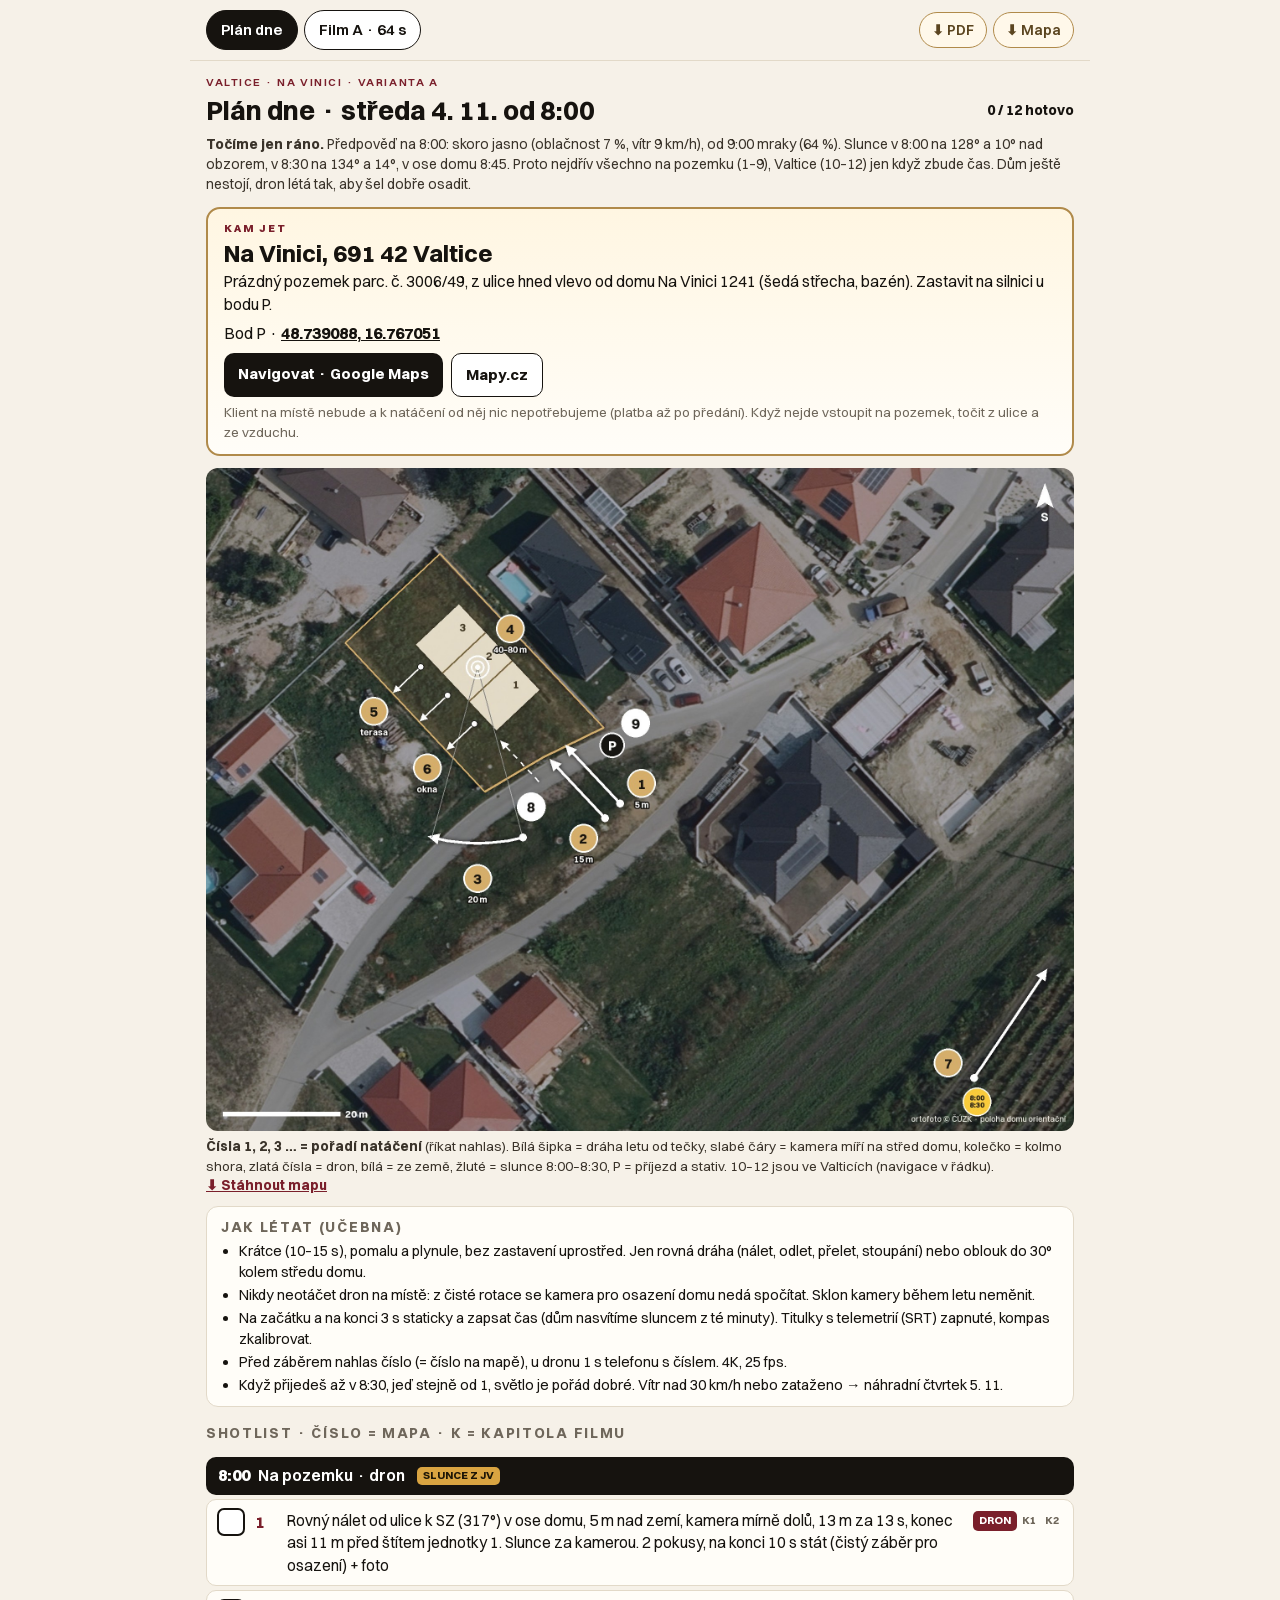
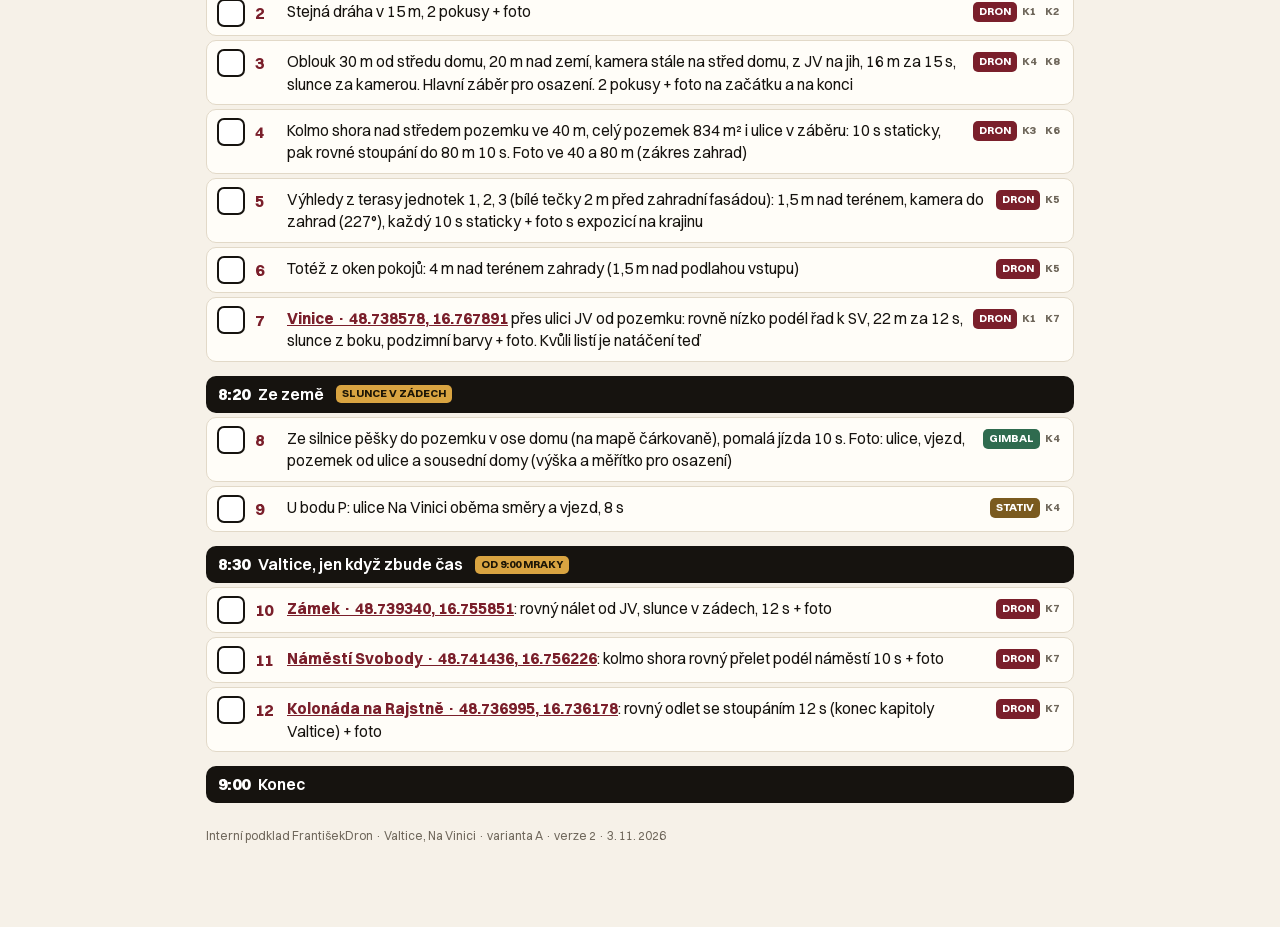
<file: natoceni/index.html>
<!doctype html>
<html lang="cs">
<head>
<meta charset="utf-8">
<meta name="viewport" content="width=device-width, initial-scale=1">
<meta name="robots" content="noindex, nofollow">
<title>Valtice · natáčení A</title>
<style>
@font-face{font-family:Switzer;src:url(font/Switzer-Variable.ttf) format("truetype");font-weight:100 900}
:root{--ink:#16130f;--paper:#f6f1e8;--card:#fffdf8;--line:#e2d9c8;--mute:#6f675b;--wine:#7a1f2b;--gold:#b08a4a;--ok:#2f7a4f;--okbg:#e6f1e9}
*{box-sizing:border-box}
html{-webkit-text-size-adjust:100%}
body{margin:0;background:var(--paper);color:var(--ink);font:400 16px/1.45 Switzer,-apple-system,"Helvetica Neue",Arial,sans-serif}
.wrap{max-width:900px;margin:0 auto;padding:0 16px 70px}
.tabs{position:sticky;top:0;z-index:10;display:flex;gap:6px;overflow-x:auto;background:rgba(246,241,232,.97);margin:0 -16px;padding:10px 16px;border-bottom:1px solid var(--line);scrollbar-width:none}
.tabs::-webkit-scrollbar{display:none}
.tabs button{flex:none;font:inherit;font-size:15px;font-weight:600;border:1.5px solid var(--ink);background:#fff;color:var(--ink);border-radius:99px;padding:8px 14px;cursor:pointer}
.tabs button.on{background:var(--ink);color:#fff}
.tabs .pdf{margin-left:auto;text-decoration:none;color:var(--mute);font-size:14px;align-self:center;white-space:nowrap}
.pnl{display:none;padding-top:14px}
.pnl.on{display:block}
.eyebrow{font-size:11px;letter-spacing:.14em;text-transform:uppercase;color:var(--wine);font-weight:600}
h2{font-weight:700;font-size:27px;line-height:1.15;margin:4px 0 2px;display:flex;align-items:center;gap:10px;flex-wrap:wrap}
.poc{color:var(--mute);margin:0 0 8px;font-size:14.5px}
.oco{font-size:16.5px;margin:0 0 8px}
.meta{display:flex;flex-wrap:wrap;gap:6px;margin:0 0 12px}
.meta span{border:1px solid var(--line);background:var(--card);border-radius:99px;padding:3px 10px;font-size:13px}
.vb{display:inline-block;font-size:12px;font-weight:700;border-radius:5px;padding:2px 7px;color:#fff;vertical-align:1px}
h2 .vb{font-size:16px;padding:3px 9px}
.vb.s2{background:#9a6b1f}.vb.f1{background:#c0561b}.vb.f2{background:#111;color:#8fe39a}
.kap{display:grid;grid-template-columns:200px 1fr;gap:12px;background:var(--card);border:1px solid var(--line);border-radius:12px;padding:10px;margin:8px 0}
.kap img,.kap .noimg{width:100%;aspect-ratio:16/9;object-fit:cover;border-radius:8px;display:block;background:#e9e1d3}
.kap h3{margin:0 0 3px;font-size:17px;display:flex;align-items:center;gap:8px}
.kn{display:inline-flex;align-items:center;justify-content:center;width:26px;height:26px;border-radius:50%;background:var(--ink);color:#fff;font-size:13.5px;flex:none}
.kap p{margin:0 0 5px;font-size:15px}
.say{border-left:4px solid var(--wine);background:#fbf0f1;border-radius:0 8px 8px 0;padding:5px 10px;margin:5px 0;font-size:15.5px;font-weight:500}
.say .who{display:block;font-size:10.5px;letter-spacing:.12em;text-transform:uppercase;color:var(--wine);font-weight:800}
.vanda{color:#4a4038;font-style:italic}
.nat{color:#3a332a}.nat b{color:var(--ink)}
.ref{color:var(--wine);font-weight:600;white-space:nowrap}
h4{font-size:14px;letter-spacing:.12em;text-transform:uppercase;color:var(--mute);margin:16px 0 6px}
.harm{width:100%;border-collapse:collapse;background:var(--card);border:1px solid var(--line);font-size:14.5px}
.harm th,.harm td{text-align:left;padding:6px 8px;border-bottom:1px solid var(--line);vertical-align:top}
.harm th{font-size:11px;letter-spacing:.1em;text-transform:uppercase;color:var(--mute)}
.harm .t{font-weight:700;white-space:nowrap}.harm .rr{white-space:nowrap;color:var(--mute)}
.harm .vb{margin-right:3px}
.tag{display:inline-block;font-size:11px;font-weight:700;border-radius:5px;padding:1px 6px;color:#fff;background:#8a8275;margin-left:4px;vertical-align:1px}
.tag.d{background:#d9a441;color:#1d1606}.tag.n{background:#3b4a6b}.tag.u{background:var(--wine)}
.rules{font-size:14px;color:#3a332a;margin:8px 0 0}
.prog{font-weight:700;margin-left:auto;font-size:14px;white-space:nowrap}
.blk{display:flex;align-items:center;gap:8px;background:var(--ink);color:#fff;border-radius:10px;padding:7px 12px;margin:14px 0 4px}
.bt{font-weight:800}.bk{font-weight:600}
.sl{display:grid;grid-template-columns:1fr auto;gap:2px 10px;background:var(--card);border:1px solid var(--line);border-radius:10px;padding:8px 10px;margin:4px 0}
.sl label{display:flex;gap:10px;align-items:flex-start;cursor:pointer}
.sl input{flex:none;appearance:none;-webkit-appearance:none;width:28px;height:28px;margin:0;border:2.5px solid var(--ink);border-radius:7px;background:#fff;display:grid;place-content:center;cursor:pointer}
.sl input:checked{background:var(--ok);border-color:var(--ok)}
.sl input:checked:after{content:"";width:8px;height:14px;border:solid #fff;border-width:0 3px 3px 0;transform:translateY(-2px) rotate(45deg)}
.sl .n{font-weight:700;color:var(--wine);min-width:22px;padding-top:3px}
.sl .tx{font-size:15.5px;padding-top:2px}
.sl .rf{display:flex;gap:4px;align-items:flex-start;flex-wrap:wrap;justify-content:flex-end;padding-top:3px}
.sl .rf i{font-style:normal;font-size:11px;font-weight:700;color:var(--mute);margin:2px 4px 0 1px}
.sl .say,.sl .alt{grid-column:1/-1;margin-left:70px}
.alt{font-size:13.5px;color:#5a4547}
.alt summary{cursor:pointer;color:var(--wine);font-weight:600}
.alt p{margin:3px 0}
.p{display:inline-block;font-size:11px;font-weight:700;border-radius:5px;padding:2px 6px;color:#fff}
.p.h{background:var(--wine)}.p.k{background:#2f6b4f}.p.x{background:#8a8275}.p.f{background:#4d6a86}
.sl.done{background:var(--okbg)}
.sl.done .tx{text-decoration:line-through;color:#5b6b60}
.sl.done .say,.sl.done .alt{opacity:.5}
.foot{margin-top:24px;font-size:12px;color:var(--mute)}
@media (max-width:640px){
  .kap{grid-template-columns:1fr}
  h2{font-size:23px}
  .sl{grid-template-columns:1fr}
  .sl .rf{justify-content:flex-start;margin-left:70px}
  .sl .say,.sl .alt{margin-left:0}
}
@media print{
  @page{size:A4;margin:9mm 10mm}
  body{background:#fff;font-size:9pt}
  .wrap{max-width:none;padding:0}
  .tabs,.alt,.noprint{display:none!important}
  .pnl{display:block!important;padding-top:0;break-before:page}
  .pnl:first-of-type{break-before:auto}
  h2{font-size:17pt;margin:2px 0 0}.poc{font-size:8.5pt;margin-bottom:3px}.oco{font-size:9.5pt;margin-bottom:4px}
  .meta{margin-bottom:5px}.meta span{font-size:8pt;padding:1px 7px}
  .kap{grid-template-columns:44mm 1fr;gap:8px;padding:5px 7px;margin:4px 0;break-inside:avoid}
  .kap h3{font-size:10.5pt;margin-bottom:1px}.kn{width:18px;height:18px;font-size:8.5pt}
  .kap p{font-size:8.8pt;margin-bottom:2px}
  .say{font-size:9pt;padding:2px 7px;margin:2px 0}.say .who{font-size:6.5pt}
  .harm{font-size:8.5pt}.harm th,.harm td{padding:2px 6px}
  h4{margin:6px 0 3px;font-size:8pt}
  .rules{font-size:8.5pt;margin-top:3px}
  .blk{padding:2px 8px;margin:5px 0 2px;border-radius:5px;break-after:avoid}
  .sl{padding:2px 7px;margin:2px 0;border-radius:5px;break-inside:avoid}
  .sl input{width:12px;height:12px;border-width:1.5px;border-radius:2px}
  .sl .n{padding-top:0;min-width:16px}.sl .tx{font-size:8.6pt;padding-top:0}
  .sl .say{margin-left:44px;font-size:8.4pt;padding:1px 6px}
  .sl .rf{padding-top:0}
  .slw{columns:2;column-gap:5mm}
  .blk{break-inside:avoid;font-size:8.5pt}
  .sl{display:block;padding:2px 5px}.sl label{display:inline-flex;gap:5px}
  .sl .rf{display:inline-flex;margin-left:4px;vertical-align:1px}.sl .rf .vb,.sl .rf .p{font-size:6.5pt;padding:0 4px}
  .sl .say{margin:1px 0 0 28px;font-size:8pt}
  .sl .tx{font-size:8.3pt}
  .vb,.p,.tag,.blk,.kn,.say,.harm th{-webkit-print-color-adjust:exact;print-color-adjust:exact}
}
.p.s{background:#7a5a1f}.tc{font-size:13px;font-weight:600;color:var(--mute);margin-left:4px}
.tabs .dl{flex:none;text-decoration:none;font-size:14px;font-weight:600;border:1.5px solid var(--gold);color:#5b4520;background:#fff8ea;border-radius:99px;padding:7px 12px;align-self:center;white-space:nowrap}
.tabs .dl:first-of-type{margin-left:auto}
.kam{border:2px solid var(--gold);background:linear-gradient(180deg,#fff6e2,#fffdf8);border-radius:14px;padding:12px 16px;margin:12px 0}
.kam .kh{font-size:11px;letter-spacing:.16em;text-transform:uppercase;color:var(--wine);font-weight:800}
.kam .adr{font-size:24px;font-weight:700;line-height:1.2;margin:2px 0 4px}
.kam p{margin:0 0 6px;font-size:15.5px}.kam .gps{font-size:16px}.kam .gps a{color:var(--ink)}.kam .gps b{font-variant-numeric:tabular-nums;user-select:all}
.kam .sm{font-size:13.5px;color:var(--mute);margin:6px 0 0}
.navb{display:flex;flex-wrap:wrap;gap:8px;margin:8px 0 2px}
.navb a{text-decoration:none;font-weight:700;font-size:15px;background:var(--ink);color:#fff;border-radius:10px;padding:10px 14px}
.navb a+a{background:#fff;color:var(--ink);border:1.5px solid var(--ink)}
.mapa{margin:10px 0}.mapa img{width:100%;display:block;border-radius:12px}
.mapa figcaption{font-size:13.5px;color:#3a332a;margin-top:6px}.mapa figcaption a{font-weight:700;color:var(--wine);white-space:nowrap}
.prav{background:var(--card);border:1px solid var(--line);border-radius:12px;padding:8px 14px;margin:10px 0}
.prav h4{margin:2px 0 4px}.prav ul{margin:0;padding-left:18px}.prav li{font-size:14.5px;margin:2px 0}
a.gl{color:var(--wine);font-weight:700}
@media print{.kam{padding:5px 9px;margin:4px 0;border-width:1.5px}.kam .adr{font-size:14pt}.kam p{font-size:9pt;margin-bottom:2px}
.kam .gps{font-size:10pt}.kam .sm{font-size:8pt}.mapa{margin:4px 0;break-inside:avoid}.mapa img{border-radius:4px}.mapa figcaption{font-size:8pt}
.prav{padding:3px 9px;margin:4px 0;break-inside:avoid}.prav li{font-size:8.5pt;margin:0}.slt{break-before:page}
.kam,.navb a,.mapa img{-webkit-print-color-adjust:exact;print-color-adjust:exact}}</style>
</head>
<body>
<div class="wrap">
<nav class="tabs"><button type="button" data-t="SL">Plán dne</button><button type="button" data-t="F">Film A · 64 s</button><a class="dl" href="Valtice_natoceni_A.pdf" download>⬇ PDF</a><a class="dl" href="img/mapa_letu.jpg" download="Valtice_mapa_letu.jpg">⬇ Mapa</a></nav>
<section class="pnl" data-tab="SL"><div class="eyebrow">Valtice · Na Vinici · varianta A</div><h2>Plán dne · středa 4. 11. od 8:00 <span id="prog" class="prog noprint"></span></h2><p class="rules"><b>Točíme jen ráno.</b> Předpověď na 8:00: skoro jasno (oblačnost 7 %, vítr 9 km/h), od 9:00 mraky (64 %). Slunce v 8:00 na 128° a 10° nad obzorem, v 8:30 na 134° a 14°, v ose domu 8:45. Proto nejdřív všechno na pozemku (1–9), Valtice (10–12) jen když zbude čas. Dům ještě nestojí, dron létá tak, aby šel dobře osadit.</p><div class="kam"><div class="kh">Kam jet</div><div class="adr">Na Vinici, 691 42 Valtice</div><p>Prázdný pozemek parc. č. 3006/49, z ulice hned vlevo od domu Na Vinici 1241 (šedá střecha, bazén). Zastavit na silnici u bodu P.</p><p class="gps">Bod P · <a href="https://www.google.com/maps/dir/?api=1&destination=48.739088,16.767051&travelmode=driving" target="_blank" rel="noopener"><b>48.739088, 16.767051</b></a></p><div class="navb noprint"><a href="https://www.google.com/maps/dir/?api=1&destination=48.739088,16.767051&travelmode=driving" target="_blank" rel="noopener">Navigovat · Google Maps</a><a href="https://mapy.com/fnc/v1/showmap?mapset=aerial&center=16.767051,48.739088&zoom=19&marker=true" target="_blank" rel="noopener">Mapy.cz</a></div><p class="sm">Klient na místě nebude a k natáčení od něj nic nepotřebujeme (platba až po předání). Když nejde vstoupit na pozemek, točit z ulice a ze vzduchu.</p></div><figure class="mapa"><a href="img/mapa_letu.jpg" target="_blank"><img src="img/mapa_letu.jpg" alt="Mapa letů"></a><figcaption><b>Čísla 1, 2, 3 … = pořadí natáčení</b> (říkat nahlas). Bílá šipka = dráha letu od tečky, slabé čáry = kamera míří na střed domu, kolečko = kolmo shora, zlatá čísla = dron, bílá = ze země, žluté = slunce 8:00–8:30, P = příjezd a stativ. 10–12 jsou ve Valticích (navigace v řádku). <a class="noprint" href="img/mapa_letu.jpg" download="Valtice_mapa_letu.jpg">⬇ Stáhnout mapu</a></figcaption></figure><div class="prav"><h4>Jak létat (Učebna)</h4><ul><li>Krátce (10–15 s), pomalu a plynule, bez zastavení uprostřed. Jen rovná dráha (nálet, odlet, přelet, stoupání) nebo oblouk do 30° kolem středu domu.</li><li>Nikdy neotáčet dron na místě: z čisté rotace se kamera pro osazení domu nedá spočítat. Sklon kamery během letu neměnit.</li><li>Na začátku a na konci 3 s staticky a zapsat čas (dům nasvítíme sluncem z té minuty). Titulky s telemetrií (SRT) zapnuté, kompas zkalibrovat.</li><li>Před záběrem nahlas číslo (= číslo na mapě), u dronu 1 s telefonu s číslem. 4K, 25 fps.</li><li>Když přijedeš až v 8:30, jeď stejně od 1, světlo je pořád dobré. Vítr nad 30 km/h nebo zataženo → náhradní čtvrtek 5. 11.</li></ul></div><h4 class="slt">Shotlist · číslo = mapa · K = kapitola filmu</h4><div class="slw"><div class="blk"><span class="bt">8:00</span><span class="bk">Na pozemku · dron</span><span class="tag d">SLUNCE Z JV</span></div>
<div class="sl" data-id="r1"><label><input type="checkbox" data-id="r1"><span class="n">1</span><span class="tx">Rovný nálet od ulice k SZ (317°) v ose domu, 5 m nad zemí, kamera mírně dolů, 13 m za 13 s, konec asi 11 m před štítem jednotky 1. Slunce za kamerou. 2 pokusy, na konci 10 s stát (čistý záběr pro osazení) + foto</span></label><span class="rf"><span class="p h">DRON</span><i>K1</i><i>K2</i></span></div>
<div class="sl" data-id="r2"><label><input type="checkbox" data-id="r2"><span class="n">2</span><span class="tx">Stejná dráha v 15 m, 2 pokusy + foto</span></label><span class="rf"><span class="p h">DRON</span><i>K1</i><i>K2</i></span></div>
<div class="sl" data-id="r3"><label><input type="checkbox" data-id="r3"><span class="n">3</span><span class="tx">Oblouk 30 m od středu domu, 20 m nad zemí, kamera stále na střed domu, z JV na jih, 16 m za 15 s, slunce za kamerou. Hlavní záběr pro osazení. 2 pokusy + foto na začátku a na konci</span></label><span class="rf"><span class="p h">DRON</span><i>K4</i><i>K8</i></span></div>
<div class="sl" data-id="r4"><label><input type="checkbox" data-id="r4"><span class="n">4</span><span class="tx">Kolmo shora nad středem pozemku ve 40 m, celý pozemek 834 m² i ulice v záběru: 10 s staticky, pak rovné stoupání do 80 m 10 s. Foto ve 40 a 80 m (zákres zahrad)</span></label><span class="rf"><span class="p h">DRON</span><i>K3</i><i>K6</i></span></div>
<div class="sl" data-id="r5"><label><input type="checkbox" data-id="r5"><span class="n">5</span><span class="tx">Výhledy z terasy jednotek 1, 2, 3 (bílé tečky 2 m před zahradní fasádou): 1,5 m nad terénem, kamera do zahrad (227°), každý 10 s staticky + foto s expozicí na krajinu</span></label><span class="rf"><span class="p h">DRON</span><i>K5</i></span></div>
<div class="sl" data-id="r6"><label><input type="checkbox" data-id="r6"><span class="n">6</span><span class="tx">Totéž z oken pokojů: 4 m nad terénem zahrady (1,5 m nad podlahou vstupu)</span></label><span class="rf"><span class="p h">DRON</span><i>K5</i></span></div>
<div class="sl" data-id="r7"><label><input type="checkbox" data-id="r7"><span class="n">7</span><span class="tx"><a class="gl" href="https://www.google.com/maps/dir/?api=1&destination=48.738578,16.767891&travelmode=driving" target="_blank" rel="noopener">Vinice · 48.738578, 16.767891</a> přes ulici JV od pozemku: rovně nízko podél řad k SV, 22 m za 12 s, slunce z boku, podzimní barvy + foto. Kvůli listí je natáčení teď</span></label><span class="rf"><span class="p h">DRON</span><i>K1</i><i>K7</i></span></div>
<div class="blk"><span class="bt">8:20</span><span class="bk">Ze země</span><span class="tag d">SLUNCE V ZÁDECH</span></div>
<div class="sl" data-id="r8"><label><input type="checkbox" data-id="r8"><span class="n">8</span><span class="tx">Ze silnice pěšky do pozemku v ose domu (na mapě čárkovaně), pomalá jízda 10 s. Foto: ulice, vjezd, pozemek od ulice a sousední domy (výška a měřítko pro osazení)</span></label><span class="rf"><span class="p k">GIMBAL</span><i>K4</i></span></div>
<div class="sl" data-id="r9"><label><input type="checkbox" data-id="r9"><span class="n">9</span><span class="tx">U bodu P: ulice Na Vinici oběma směry a vjezd, 8 s</span></label><span class="rf"><span class="p s">STATIV</span><i>K4</i></span></div>
<div class="blk"><span class="bt">8:30</span><span class="bk">Valtice, jen když zbude čas</span><span class="tag d">OD 9:00 MRAKY</span></div>
<div class="sl" data-id="r10"><label><input type="checkbox" data-id="r10"><span class="n">10</span><span class="tx"><a class="gl" href="https://www.google.com/maps/dir/?api=1&destination=48.739340,16.755851&travelmode=driving" target="_blank" rel="noopener">Zámek · 48.739340, 16.755851</a>: rovný nálet od JV, slunce v zádech, 12 s + foto</span></label><span class="rf"><span class="p h">DRON</span><i>K7</i></span></div>
<div class="sl" data-id="r11"><label><input type="checkbox" data-id="r11"><span class="n">11</span><span class="tx"><a class="gl" href="https://www.google.com/maps/dir/?api=1&destination=48.741436,16.756226&travelmode=driving" target="_blank" rel="noopener">Náměstí Svobody · 48.741436, 16.756226</a>: kolmo shora rovný přelet podél náměstí 10 s + foto</span></label><span class="rf"><span class="p h">DRON</span><i>K7</i></span></div>
<div class="sl" data-id="r12"><label><input type="checkbox" data-id="r12"><span class="n">12</span><span class="tx"><a class="gl" href="https://www.google.com/maps/dir/?api=1&destination=48.736995,16.736178&travelmode=driving" target="_blank" rel="noopener">Kolonáda na Rajstně · 48.736995, 16.736178</a>: rovný odlet se stoupáním 12 s (konec kapitoly Valtice) + foto</span></label><span class="rf"><span class="p h">DRON</span><i>K7</i></span></div>
<div class="blk"><span class="bt">9:00</span><span class="bk">Konec</span></div></div></section>
<section class="pnl" data-tab="F"><div class="eyebrow">Valtice · Na Vinici · varianta A · středa 4. 11. od 8:00</div>
<h2>Film cca 64 s, bez komentáře</h2>
<p class="oco">Pořadí ve filmu. Natáčí se jinak, podle světla (záložka Plán dne). U každé kapitoly odkaz na řádky shotlistu.</p>
<div class="meta"><span>4K, 25 fps</span><span>hudba, řezy na údery</span><span>čisté bílé titulky (verze 1)</span><span>dům osazený do dronu</span><span>6 videovizualizací (VIZ 1–6)</span></div>
<div class="kap"><img src="img/poloha.jpg" alt=""><div><h3><span class="kn">1</span>Na Vinici dnes <span class="tc">0:00–0:06</span></h3><p>Ranní let od ulice nad trávou v ose budoucího domu, slunce za kamerou.</p><div class="say"><span class="who">Titulek</span>VALTICE · NA VINICI</div><p class="nat"><b>Natočit:</b> <span class="ref" data-r="1">→ řádky 1, 2, 7</span></p></div></div>
<div class="kap"><img src="img/dum.jpg" alt=""><div><h3><span class="kn">2</span>Dům stojí <span class="tc">0:06–0:14</span></h3><p>Stejný let pokračuje přes pozemek a v záběru už stojí dům, zahradní stranou ke kameře (vychytávka 1). Štítek „Vizualizace“.</p><div class="say"><span class="who">Titulek</span>3 JEDNOTKY V ŘADOVÉM DOMĚ · NOVOSTAVBA</div><p class="nat"><b>Natočit:</b> <span class="ref" data-r="1">→ řádky 1, 2</span></p></div></div>
<div class="kap"><img src="img/zahrady.jpg" alt=""><div><h3><span class="kn">3</span>Tři zahrady <span class="tc">0:14–0:22</span></h3><p>Kolmo shora: zlaté hranice zahrad 1, 2 a 3 naběhnou jedna po druhé s výměrou, nakonec obrys pozemku 834 m² (vychytávka 2).</p><div class="say"><span class="who">Titulek</span>ZAHRADY 115 · 82 · 169 M²</div><p class="nat"><b>Natočit:</b> <span class="ref" data-r="4">→ řádky 4</span></p></div></div>
<div class="kap"><img src="img/svetlo.jpg" alt=""><div><h3><span class="kn">4</span>Ve svahu <span class="tc">0:22–0:28</span></h3><p>Šikmo od jihu v ranním světle: z ulice přízemní, do zahrady dvě podlaží a terasa z obýváku. Pak pohled od ulice ke vstupům.</p><div class="say"><span class="who">Titulek</span>Z ULICE PŘÍZEMNÍ · DO ZAHRADY DVĚ PODLAŽÍ</div><p class="nat"><b>Natočit:</b> <span class="ref" data-r="3">→ řádky 3, 8, 9</span></p></div></div>
<div class="kap"><div class="noimg"></div><div><h3><span class="kn">5</span>Uvnitř: šest místností <span class="tc">0:28–0:46</span></h3><p>Šest videovizualizací jednotky 1 z její 3D prohlídky (VIZ 1–6). V oknech skutečný výhled natočený dronem z výšky teras a pokojů (vychytávka 3). Na place se točí jen výhledy.</p><div class="say"><span class="who">Titulek</span>OBÝVÁK S JÍDELNOU 20,8 M² · KUCHYŇ 8,3 M² · POKOJE 13,1 · 12,0 · 10,9 M²</div><p class="nat"><b>Natočit:</b> <span class="ref" data-r="5">→ řádky 5, 6</span></p></div></div>
<div class="kap"><img src="img/dum_celne.jpg" alt=""><div><h3><span class="kn">6</span>Tři jednotky <span class="tc">0:46–0:52</span></h3><p>Zpátky nad domem, v obraze tabulka tří jednotek s plochou a zahradou a odkaz na 3D prohlídky.</p><div class="say"><span class="who">Titulek</span>95,3 · 100,6 · 95,3 M² · ENERGETICKÁ TŘÍDA B</div><p class="nat"><b>Natočit:</b> <span class="ref" data-r="4">→ řádky 4</span></p></div></div>
<div class="kap"><div class="noimg"></div><div><h3><span class="kn">7</span>Valtice <span class="tc">0:52–0:58</span></h3><p>Zámek, náměstí Svobody a Kolonáda na Rajstně z dronu, vinice v podzimních barvách.</p><div class="say"><span class="who">Titulek</span>ZÁMEK VALTICE 800 M · LEDNICE 7,5 KM</div><p class="nat"><b>Natočit:</b> <span class="ref" data-r="7">→ řádky 7, 10, 11, 12</span></p></div></div>
<div class="kap"><div class="noimg"></div><div><h3><span class="kn">8</span>Kontakt <span class="tc">0:58–1:04</span></h3><p>Osazený dům z oblouku v nízkém ranním světle, jméno, telefon a logo. Ceny jen pokud je klient chce.</p><div class="say"><span class="who">Titulek</span>DANIEL ZAJÍČEK · BROKER CONSULTING · TELEFON</div><p class="nat"><b>Natočit:</b> <span class="ref" data-r="3">→ řádky 3</span></p></div></div>
<div class="noprint"><h4>Videovizualizace jednotky 1 (kapitola 5)</h4><div class="meta"><span>VIZ 1 · obývák s jídelnou 20,8 m², prosklená stěna k terase (první ke schválení stylu)</span><span>VIZ 2 · kuchyň 8,3 m²</span><span>VIZ 3 · koupelna 7,5 m², vana a WC</span><span>VIZ 4 · zádveří se schodištěm 8,6 m²</span><span>VIZ 5 · pokoj do zahrady 13,1 m²</span><span>VIZ 6 · pokoj do zahrady 12,0 m²</span></div></div>
</section>
<p class="foot noprint">Interní podklad FrantišekDron · Valtice, Na Vinici · varianta A · verze 2 · 3. 11. 2026</p>
</div>
<script>
(function(){
  var K='fd_valtice_A_natoceni_v2', st={};
  try{st=JSON.parse(localStorage.getItem(K)||'{}')}catch(e){}
  var tabs=[].slice.call(document.querySelectorAll('.tabs button')), pn=[].slice.call(document.querySelectorAll('.pnl'));
  function show(id){tabs.forEach(function(b){b.classList.toggle('on',b.dataset.t===id)});pn.forEach(function(p){p.classList.toggle('on',p.dataset.tab===id)});try{localStorage.setItem(K+'_tab',id)}catch(e){};window.scrollTo(0,0)}
  tabs.forEach(function(b){b.addEventListener('click',function(){show(b.dataset.t)})});
  var t0='SL'; try{t0=localStorage.getItem(K+'_tab')||'SL'}catch(e){}
  if(!document.querySelector('[data-tab="'+t0+'"]'))t0='SL';
  show(t0);
  document.querySelectorAll('.ref').forEach(function(r){r.style.cursor='pointer';r.addEventListener('click',function(){show('SL');var row=document.querySelector('.sl[data-id="r'+r.dataset.r+'"]');if(row)window.scrollTo(0,row.getBoundingClientRect().top+window.scrollY-70)})});
  var bx=[].slice.call(document.querySelectorAll('.sl input'));
  function prog(){var d=bx.filter(function(x){return x.checked}).length;document.getElementById('prog').textContent=d+' / '+bx.length+' hotovo'}
  bx.forEach(function(x){
    x.checked=!!st[x.dataset.id]; x.closest('.sl').classList.toggle('done',x.checked);
    x.addEventListener('change',function(){if(x.checked)st[x.dataset.id]=1;else delete st[x.dataset.id];x.closest('.sl').classList.toggle('done',x.checked);try{localStorage.setItem(K,JSON.stringify(st))}catch(e){};prog()});
  });
  prog();
})();
</script>
</body>
</html>
</file>
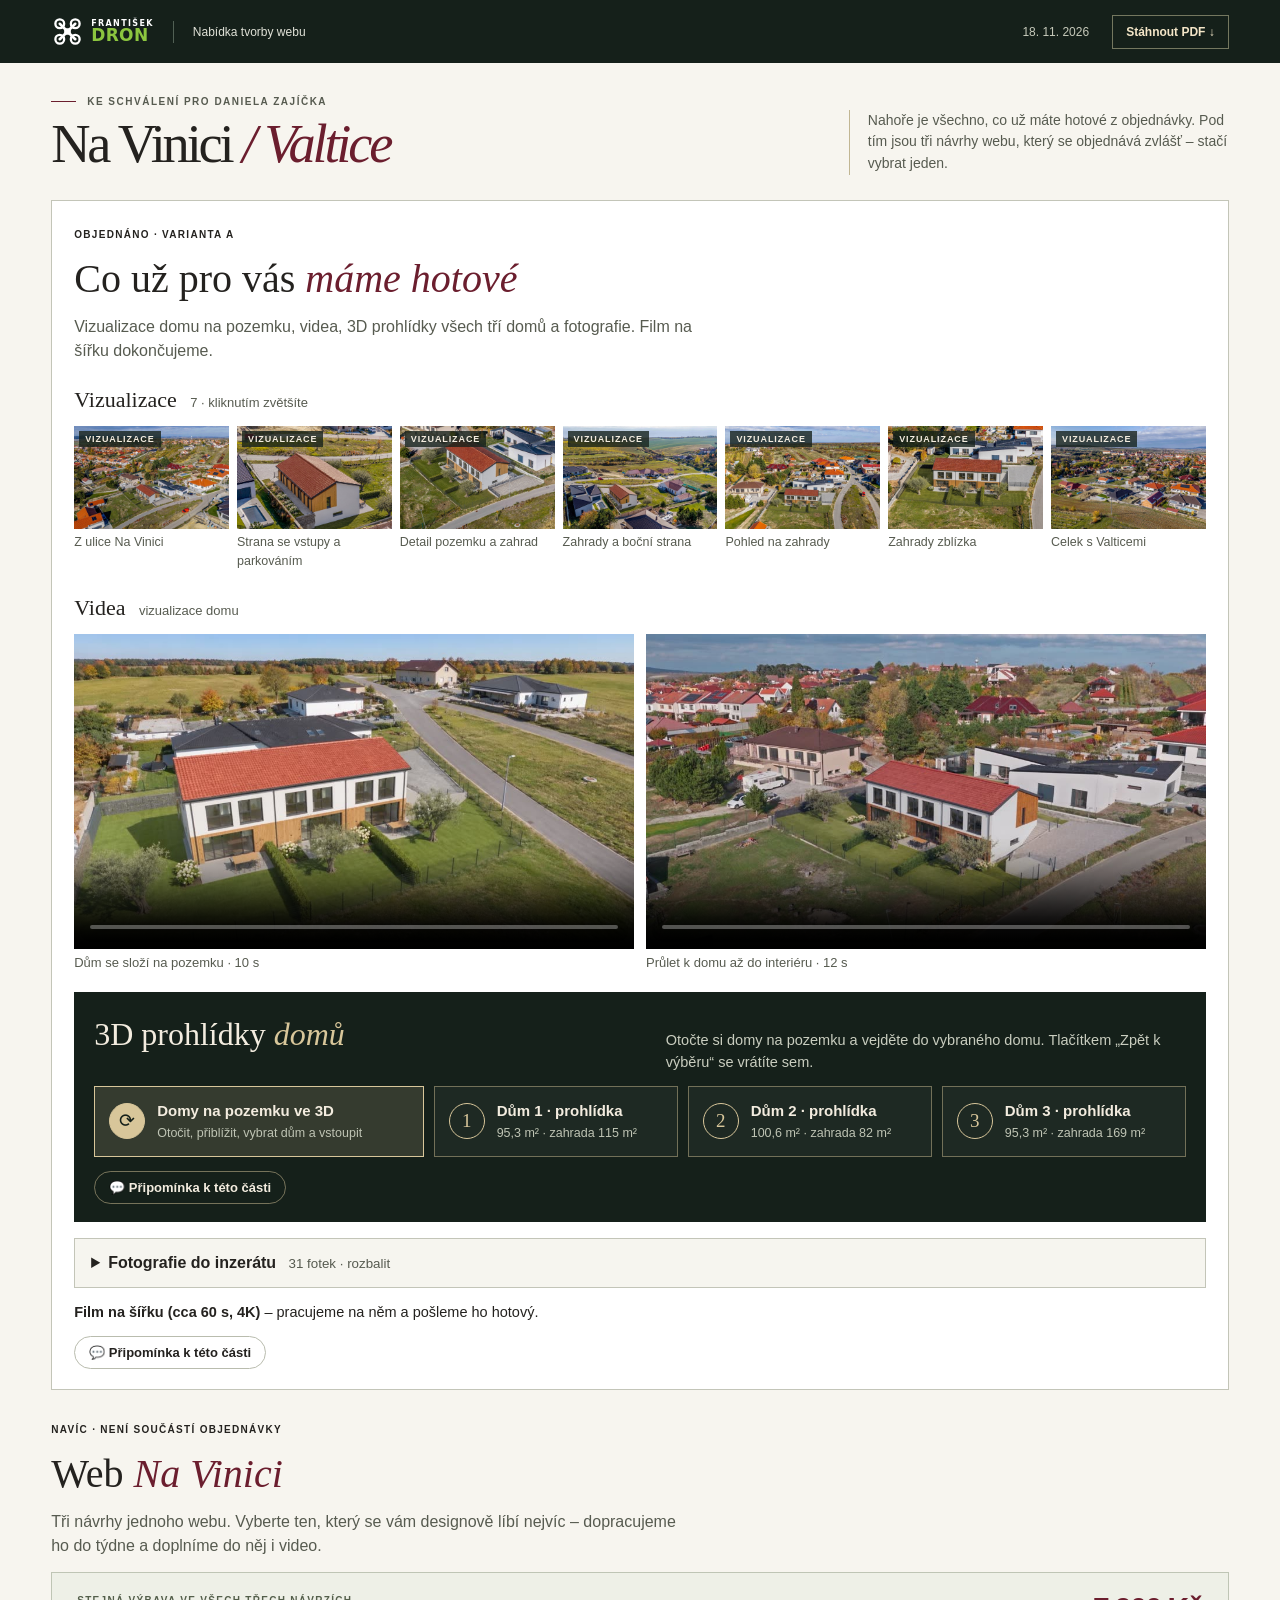
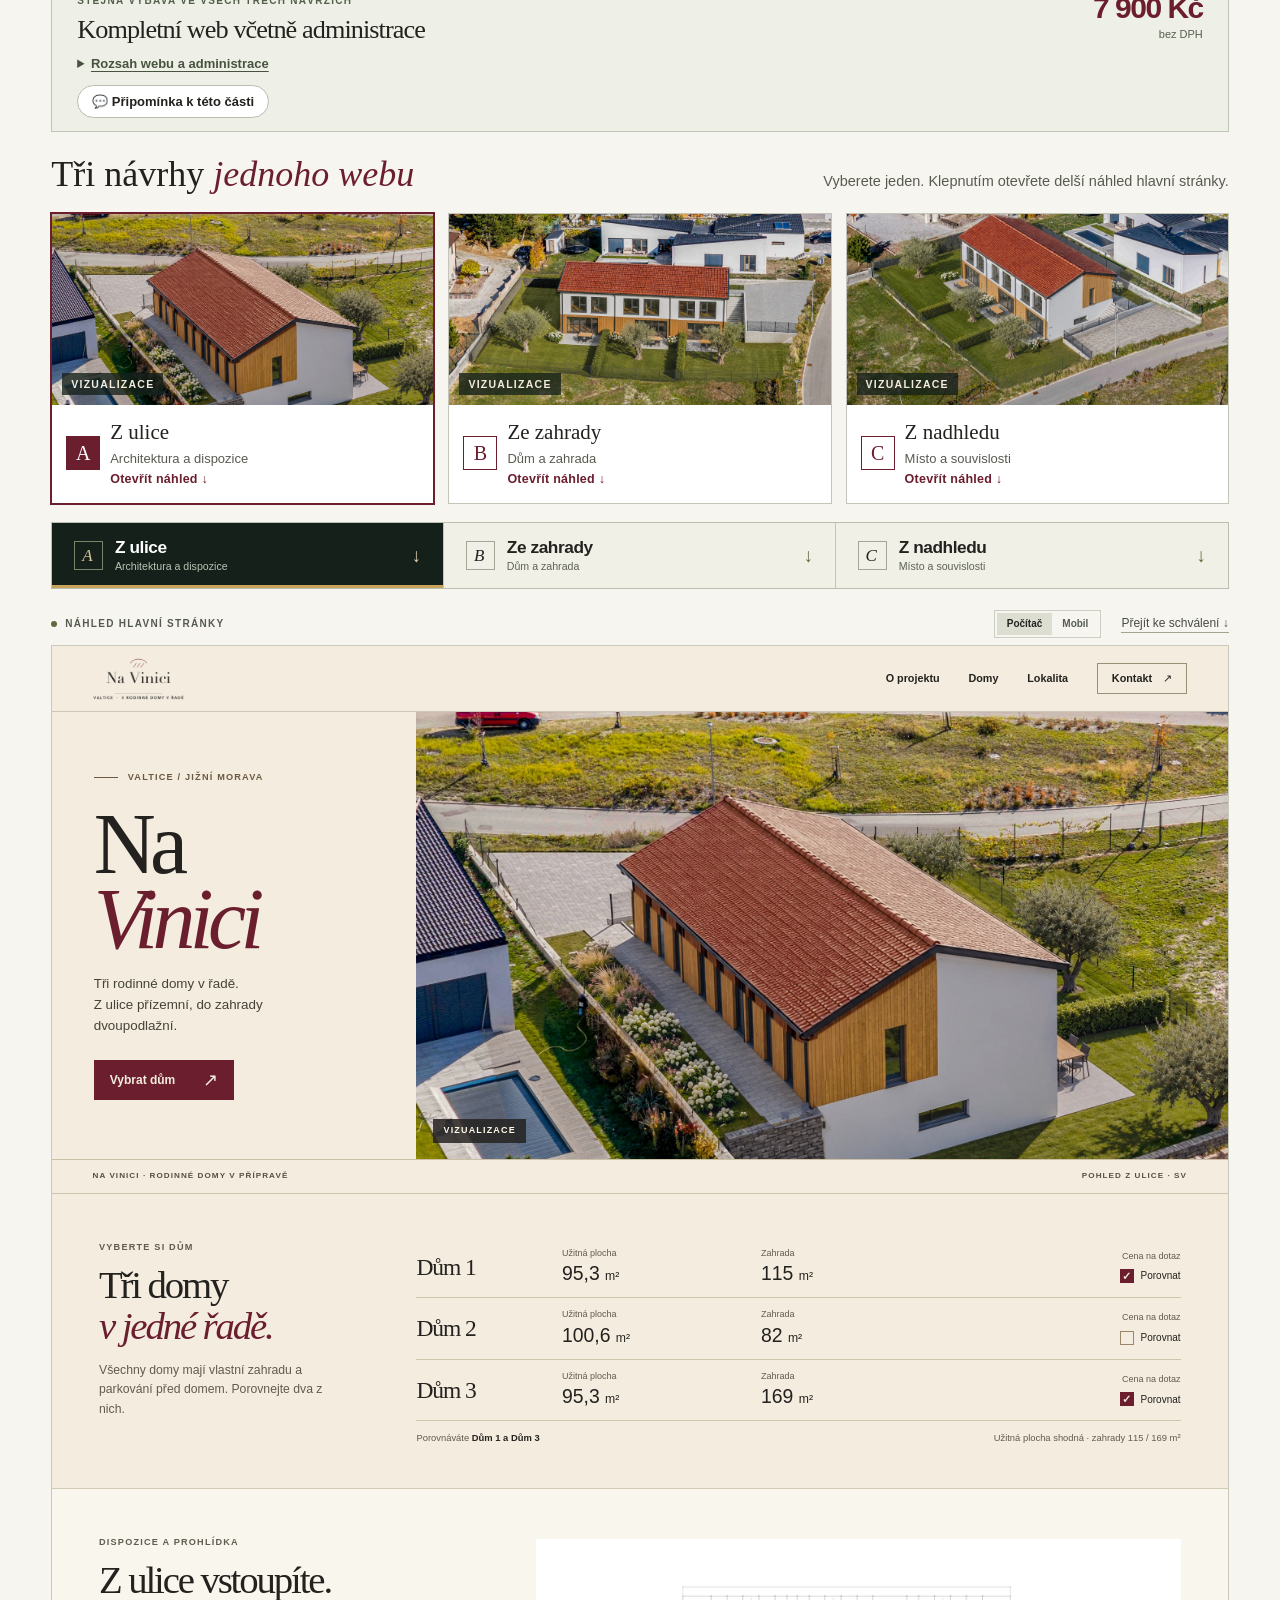
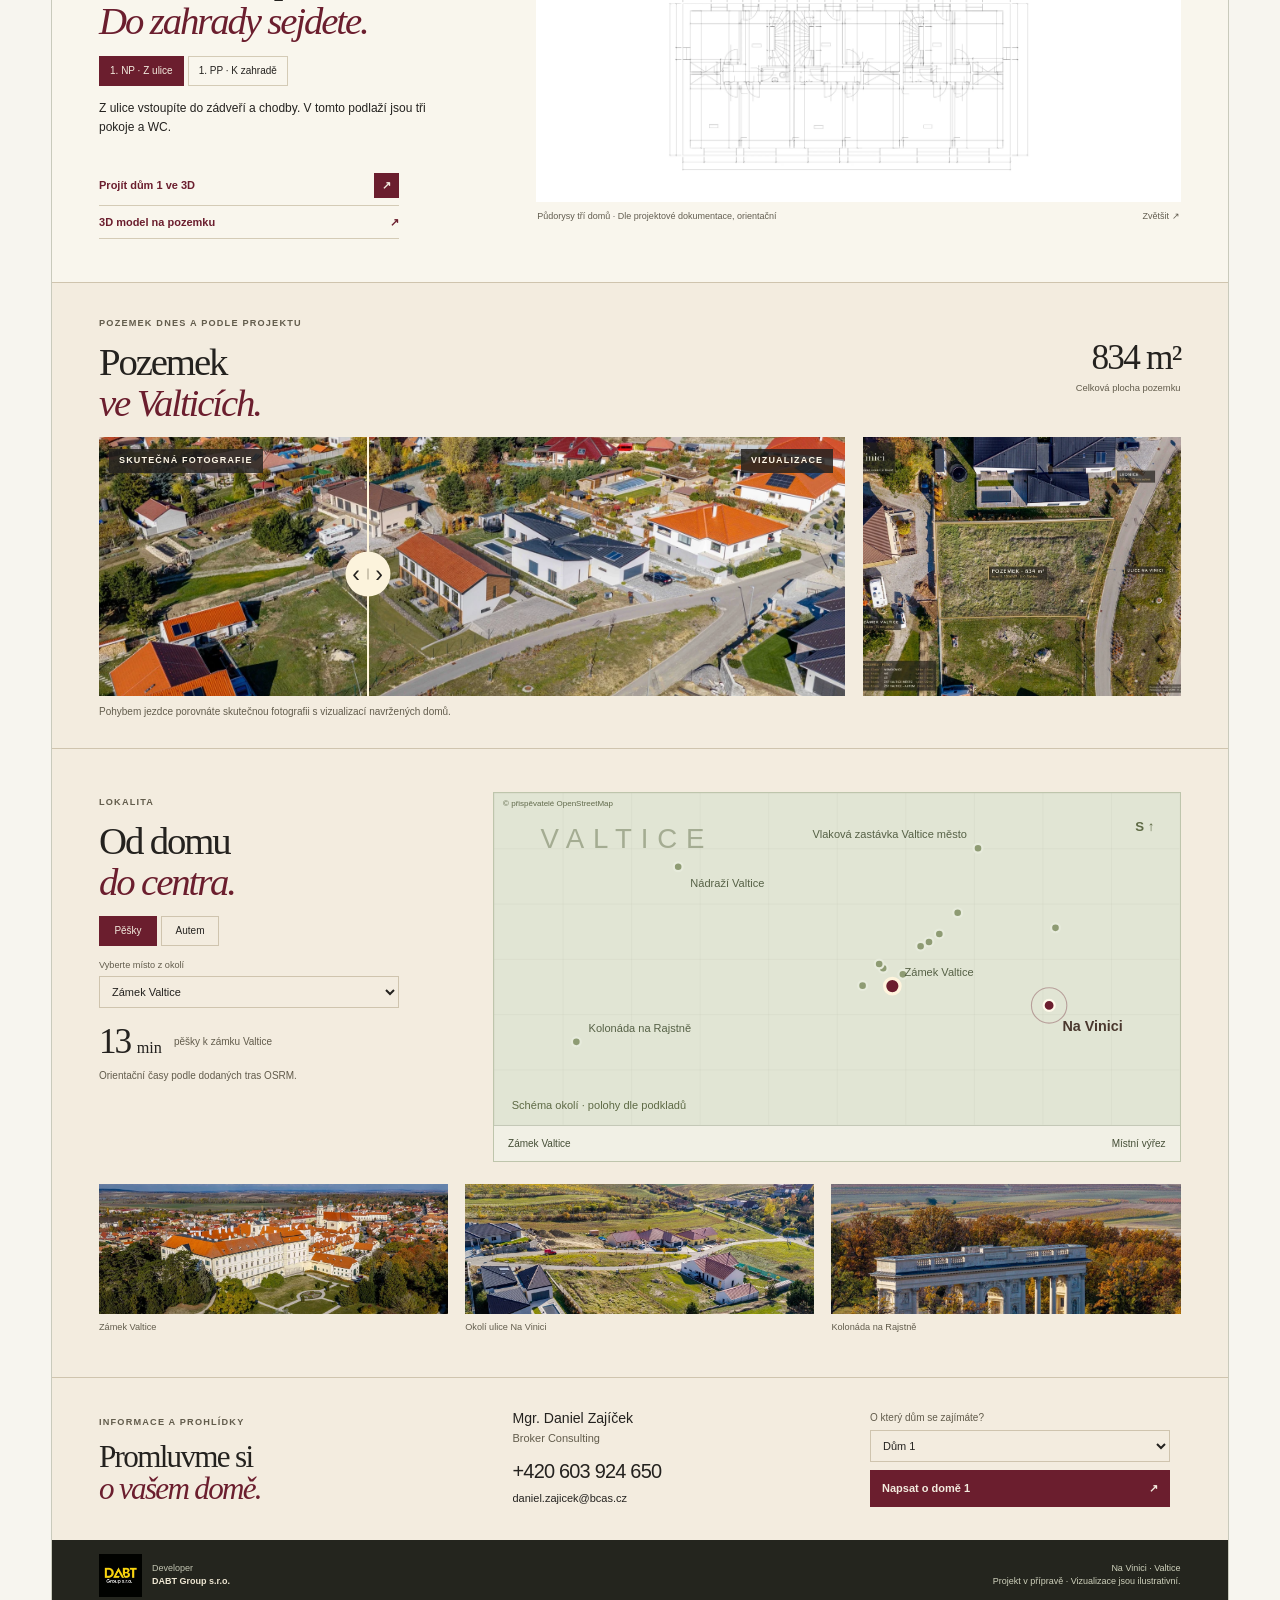
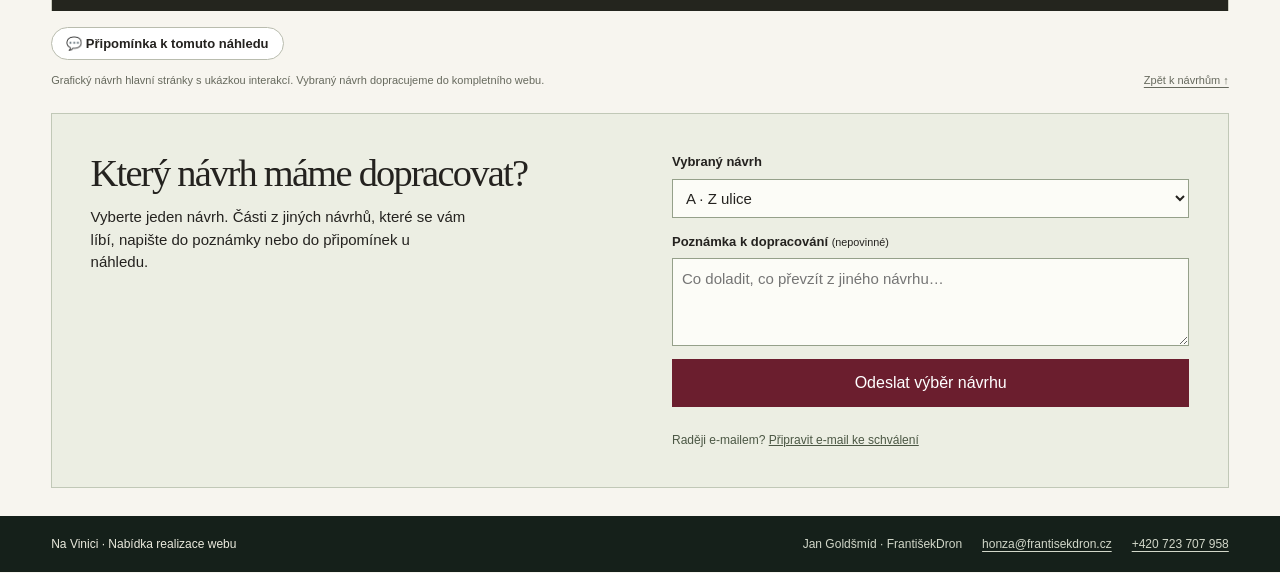
<file: web-navrhy/index.html>
<!doctype html>
<html lang="cs">
<head>
<meta charset="utf-8"><meta name="viewport" content="width=device-width,initial-scale=1">
<meta name="robots" content="noindex,nofollow,noarchive"><meta name="color-scheme" content="light">
<meta name="description" content="Tři návrhy webu Na Vinici ve Valticích k posouzení a schválení.">
<title>Na Vinici · Podklady a návrhy webu</title>
<link rel="stylesheet" href="style.css?v=20261118d">
</head>
<body>
<a class="skip" href="#volba">Přejít na výběr varianty</a>
<header class="studio-head"><div class="contain head-in">
  <div class="studio-mark" aria-label="František Dron"><div class="lockup"><svg class="glyph" viewBox="0 0 64 64"><g stroke="currentColor" stroke-width="5" stroke-linecap="round" fill="none"><line x1="32" y1="32" x2="17" y2="17"/><line x1="32" y1="32" x2="47" y2="17"/><line x1="32" y1="32" x2="17" y2="47"/><line x1="32" y1="32" x2="47" y2="47"/></g><g fill="none" stroke="currentColor" stroke-width="4.5"><circle cx="17" cy="17" r="8.5"/><circle cx="47" cy="17" r="8.5"/><circle cx="17" cy="47" r="8.5"/><circle cx="47" cy="47" r="8.5"/></g><rect x="25.5" y="25.5" width="13" height="13" rx="3.5" fill="currentColor"/></svg><div class="wstack"><span class="wtop">FRANTIŠEK</span><span class="wbot">DRON</span></div></div></div>
  <span class="mast-separator"></span><span class="mast-description">Nabídka tvorby webu</span>
  <div class="mast-right"><span class="issue-date">18. 11. 2026</span><a class="pdf-action" href="nabidka.pdf" download="Na-Vinici-nabidka.pdf">Stáhnout PDF ↓</a></div>
</div></header>
<main class="contain">
 <div class="intro">
   <div class="intro-title"><p class="micro offer-eyebrow"><span class="dash"></span> Ke schválení pro Daniela Zajíčka</p><h1>Na Vinici <i>/ Valtice</i></h1></div>
   <p class="intro-note">Nahoře je všechno, co už máte hotové z objednávky. Pod tím jsou tři návrhy webu, který se objednává zvlášť – stačí vybrat jeden.</p>
 </div>

 <section class="order" id="objednavka" aria-labelledby="order-title">
  <div class="order-head"><span class="micro">Objednáno · varianta A</span><h2 id="order-title">Co už pro vás <i>máme hotové</i></h2><p>Vizualizace domu na pozemku, videa, 3D prohlídky všech tří domů a fotografie. Film na šířku dokončujeme.</p></div>
  <h3 class="order-h">Vizualizace <small>7 · kliknutím zvětšíte</small></h3>
  <div class="viz-grid"><figure><button type="button" data-lightbox aria-label="Zvětšit: Z ulice Na Vinici"><img src="assets/viz/Valtice_NaVinici_01_dron_z_ulice.jpg" alt="Z ulice Na Vinici (vizualizace)" loading="lazy"></button><figcaption>Z ulice Na Vinici</figcaption></figure><figure><button type="button" data-lightbox aria-label="Zvětšit: Strana se vstupy a parkováním"><img src="assets/viz/Valtice_NaVinici_08_strana_vchodu.jpg" alt="Strana se vstupy a parkováním (vizualizace)" loading="lazy"></button><figcaption>Strana se vstupy a parkováním</figcaption></figure><figure><button type="button" data-lightbox aria-label="Zvětšit: Detail pozemku a zahrad"><img src="assets/viz/Valtice_NaVinici_04_detail_pozemku.jpg" alt="Detail pozemku a zahrad (vizualizace)" loading="lazy"></button><figcaption>Detail pozemku a zahrad</figcaption></figure><figure><button type="button" data-lightbox aria-label="Zvětšit: Zahrady a boční strana"><img src="assets/viz/Valtice_NaVinici_02_dron_zahrady_a_bocni_strana.jpg" alt="Zahrady a boční strana (vizualizace)" loading="lazy"></button><figcaption>Zahrady a boční strana</figcaption></figure><figure><button type="button" data-lightbox aria-label="Zvětšit: Pohled na zahrady"><img src="assets/viz/Valtice_NaVinici_09_dron_kolmo_na_zahrady_cely.jpg" alt="Pohled na zahrady (vizualizace)" loading="lazy"></button><figcaption>Pohled na zahrady</figcaption></figure><figure><button type="button" data-lightbox aria-label="Zvětšit: Zahrady zblízka"><img src="assets/viz/Valtice_NaVinici_10_kolmo_na_zahrady.jpg" alt="Zahrady zblízka (vizualizace)" loading="lazy"></button><figcaption>Zahrady zblízka</figcaption></figure><figure><button type="button" data-lightbox aria-label="Zvětšit: Celek s Valticemi"><img src="assets/viz/Valtice_NaVinici_03_dron_celek_s_Valticemi.jpg" alt="Celek s Valticemi (vizualizace)" loading="lazy"></button><figcaption>Celek s Valticemi</figcaption></figure></div>
  <h3 class="order-h">Videa <small>vizualizace domu</small></h3>
  <div class="vid-grid">
   <figure><video controls preload="none" playsinline poster="assets/video/buildupA.jpg"><source src="assets/video/buildupA.mp4" type="video/mp4"></video><figcaption>Dům se složí na pozemku · 10 s</figcaption></figure>
   <figure><video controls preload="none" playsinline poster="assets/video/nalet.jpg"><source src="assets/video/nalet.mp4" type="video/mp4"></video><figcaption>Průlet k domu až do interiéru · 12 s</figcaption></figure>
  </div>
 <section class="tours" id="prohlidky" aria-labelledby="tours-title">
  <div class="tours-head"><h3 id="tours-title">3D prohlídky <i>domů</i></h3><p>Otočte si domy na pozemku a vejděte do vybraného domu. Tlačítkem „Zpět k výběru“ se vrátíte sem.</p></div>
  <div class="tour-grid">
   <button type="button" class="tour tour-model" data-tour="model"><span class="tour-ic">⟳</span><span><b>Domy na pozemku ve 3D</b><small>Otočit, přiblížit, vybrat dům a vstoupit</small></span></button>
   <button type="button" class="tour" data-tour="1"><span class="tour-n">1</span><span><b>Dům 1<span class="tour-x"> · prohlídka</span></b><small>95,3 m²<span class="tour-x"> · zahrada 115 m²</span></small></span></button>
   <button type="button" class="tour" data-tour="2"><span class="tour-n">2</span><span><b>Dům 2<span class="tour-x"> · prohlídka</span></b><small>100,6 m²<span class="tour-x"> · zahrada 82 m²</span></small></span></button>
   <button type="button" class="tour" data-tour="3"><span class="tour-n">3</span><span><b>Dům 3<span class="tour-x"> · prohlídka</span></b><small>95,3 m²<span class="tour-x"> · zahrada 169 m²</span></small></span></button>
  </div>
  <div class="kom" data-s="3D model a prohlídky"><button type="button" class="kb">💬 Připomínka k této části</button><div class="kf" hidden><textarea maxlength="1500" placeholder="Co se vám líbí, co upravit, co zkombinovat…"></textarea><div class="kfoot"><button type="button" class="ks">Odeslat připomínku</button><span class="kst" role="status"></span></div></div><div class="kl"></div></div>
 </section>
  <details class="photos"><summary>Fotografie do inzerátu <small>31 fotek · rozbalit</small></summary><div class="foto-grid"><a href="../predani/foto/DJI_20261104104037_0472_D.jpg" target="_blank" rel="noopener"><img src="assets/foto/DJI_20261104104037_0472_D.jpg" alt="Fotografie 1" loading="lazy"></a><a href="../predani/foto/DJI_20261104105020_0485_D.jpg" target="_blank" rel="noopener"><img src="assets/foto/DJI_20261104105020_0485_D.jpg" alt="Fotografie 2" loading="lazy"></a><a href="../predani/foto/DJI_20261104115548_0637_D.jpg" target="_blank" rel="noopener"><img src="assets/foto/DJI_20261104115548_0637_D.jpg" alt="Fotografie 3" loading="lazy"></a><a href="../predani/foto/DJI_20261104115606_0639_D.jpg" target="_blank" rel="noopener"><img src="assets/foto/DJI_20261104115606_0639_D.jpg" alt="Fotografie 4" loading="lazy"></a><a href="../predani/foto/DJI_20261104115631_0641_D.jpg" target="_blank" rel="noopener"><img src="assets/foto/DJI_20261104115631_0641_D.jpg" alt="Fotografie 5" loading="lazy"></a><a href="../predani/foto/DJI_20261104115723_0644_D.jpg" target="_blank" rel="noopener"><img src="assets/foto/DJI_20261104115723_0644_D.jpg" alt="Fotografie 6" loading="lazy"></a><a href="../predani/foto/DJI_20261104115748_0646_D.jpg" target="_blank" rel="noopener"><img src="assets/foto/DJI_20261104115748_0646_D.jpg" alt="Fotografie 7" loading="lazy"></a><a href="../predani/foto/DJI_20261104115816_0650_D.jpg" target="_blank" rel="noopener"><img src="assets/foto/DJI_20261104115816_0650_D.jpg" alt="Fotografie 8" loading="lazy"></a><a href="../predani/foto/DJI_20261104115835_0652_D.jpg" target="_blank" rel="noopener"><img src="assets/foto/DJI_20261104115835_0652_D.jpg" alt="Fotografie 9" loading="lazy"></a><a href="../predani/foto/DJI_20261104115841_0653_D.jpg" target="_blank" rel="noopener"><img src="assets/foto/DJI_20261104115841_0653_D.jpg" alt="Fotografie 10" loading="lazy"></a><a href="../predani/foto/DJI_20261104115844_0654_D.jpg" target="_blank" rel="noopener"><img src="assets/foto/DJI_20261104115844_0654_D.jpg" alt="Fotografie 11" loading="lazy"></a><a href="../predani/foto/DJI_20261104115914_0657_D.jpg" target="_blank" rel="noopener"><img src="assets/foto/DJI_20261104115914_0657_D.jpg" alt="Fotografie 12" loading="lazy"></a><a href="../predani/foto/DJI_20261104115924_0658_D.jpg" target="_blank" rel="noopener"><img src="assets/foto/DJI_20261104115924_0658_D.jpg" alt="Fotografie 13" loading="lazy"></a><a href="../predani/foto/DJI_20261104115959_0661_D.jpg" target="_blank" rel="noopener"><img src="assets/foto/DJI_20261104115959_0661_D.jpg" alt="Fotografie 14" loading="lazy"></a><a href="../predani/foto/DJI_20261104120042_0664_D.jpg" target="_blank" rel="noopener"><img src="assets/foto/DJI_20261104120042_0664_D.jpg" alt="Fotografie 15" loading="lazy"></a><a href="../predani/foto/DJI_20261104120119_0667_D.jpg" target="_blank" rel="noopener"><img src="assets/foto/DJI_20261104120119_0667_D.jpg" alt="Fotografie 16" loading="lazy"></a><a href="../predani/foto/DJI_20261104120206_0670_D.jpg" target="_blank" rel="noopener"><img src="assets/foto/DJI_20261104120206_0670_D.jpg" alt="Fotografie 17" loading="lazy"></a><a href="../predani/foto/DJI_20261104120436_0676_D.jpg" target="_blank" rel="noopener"><img src="assets/foto/DJI_20261104120436_0676_D.jpg" alt="Fotografie 18" loading="lazy"></a><a href="../predani/foto/DJI_20261104120618_0684_D.jpg" target="_blank" rel="noopener"><img src="assets/foto/DJI_20261104120618_0684_D.jpg" alt="Fotografie 19" loading="lazy"></a><a href="../predani/foto/DJI_20261104120959_0687_D.jpg" target="_blank" rel="noopener"><img src="assets/foto/DJI_20261104120959_0687_D.jpg" alt="Fotografie 20" loading="lazy"></a><a href="../predani/foto/DJI_20261104121008_0688_D.jpg" target="_blank" rel="noopener"><img src="assets/foto/DJI_20261104121008_0688_D.jpg" alt="Fotografie 21" loading="lazy"></a><a href="../predani/foto/DJI_20261104121014_0689_D.jpg" target="_blank" rel="noopener"><img src="assets/foto/DJI_20261104121014_0689_D.jpg" alt="Fotografie 22" loading="lazy"></a><a href="../predani/foto/DJI_20261104121019_0690_D.jpg" target="_blank" rel="noopener"><img src="assets/foto/DJI_20261104121019_0690_D.jpg" alt="Fotografie 23" loading="lazy"></a><a href="../predani/foto/DJI_20261104121159_0696_D.jpg" target="_blank" rel="noopener"><img src="assets/foto/DJI_20261104121159_0696_D.jpg" alt="Fotografie 24" loading="lazy"></a><a href="../predani/foto/DJI_20261104121300_0701_D.jpg" target="_blank" rel="noopener"><img src="assets/foto/DJI_20261104121300_0701_D.jpg" alt="Fotografie 25" loading="lazy"></a><a href="../predani/foto/DJI_20261104121313_0707_D.jpg" target="_blank" rel="noopener"><img src="assets/foto/DJI_20261104121313_0707_D.jpg" alt="Fotografie 26" loading="lazy"></a><a href="../predani/foto/DJI_20261104121347_0709_D.jpg" target="_blank" rel="noopener"><img src="assets/foto/DJI_20261104121347_0709_D.jpg" alt="Fotografie 27" loading="lazy"></a><a href="../predani/foto/DJI_20261104121408_0713_D.jpg" target="_blank" rel="noopener"><img src="assets/foto/DJI_20261104121408_0713_D.jpg" alt="Fotografie 28" loading="lazy"></a><a href="../predani/foto/DJI_20261104121426_0716_D.jpg" target="_blank" rel="noopener"><img src="assets/foto/DJI_20261104121426_0716_D.jpg" alt="Fotografie 29" loading="lazy"></a><a href="../predani/foto/DJI_20261104121439_0718_D.jpg" target="_blank" rel="noopener"><img src="assets/foto/DJI_20261104121439_0718_D.jpg" alt="Fotografie 30" loading="lazy"></a><a href="../predani/foto/DJI_20261104121459_0720_D.jpg" target="_blank" rel="noopener"><img src="assets/foto/DJI_20261104121459_0720_D.jpg" alt="Fotografie 31" loading="lazy"></a></div><p class="small-print">Kliknutím otevřete fotografii v plném rozlišení. Všechny najednou stáhnete na <a href="../predani/" target="_blank" rel="noopener">stránce předání</a>.</p></details>
  <p class="order-film"><b>Film na šířku (cca 60 s, 4K)</b> – pracujeme na něm a pošleme ho hotový.</p>
  <div class="kom" data-s="Objednávka – vizualizace, videa, fotky"><button type="button" class="kb">💬 Připomínka k této části</button><div class="kf" hidden><textarea maxlength="1500" placeholder="Co se vám líbí, co upravit…"></textarea><div class="kfoot"><button type="button" class="ks">Odeslat připomínku</button><span class="kst" role="status"></span></div></div><div class="kl"></div></div>
 </section>
 <div class="web-head" id="web"><span class="micro">Navíc · není součástí objednávky</span><h2>Web <i>Na Vinici</i></h2><p>Tři návrhy jednoho webu. Vyberte ten, který se vám designově líbí nejvíc – dopracujeme ho do týdne a doplníme do něj i video.</p></div>
 <section id="rozsah" class="common-info" aria-label="Společná cena a rozsah všech návrhů">
  <div class="common-lead"><div><span class="micro">Stejná výbava ve všech třech návrzích</span><h2>Kompletní web včetně administrace</h2></div><div class="common-price">7 900 Kč <small>bez DPH</small></div></div>
  <details class="scope-details"><summary>Rozsah webu a administrace</summary><div class="common-features"><div><h3>Domy a poptávky</h3><p>Tři domy s parametry, výběr a porovnání dvou domů, půdorysy se zvětšením, odkaz na vybraný dům a předvyplněná poptávka makléři.</p></div><div><h3>3D, fotografie a okolí</h3><p>3D prohlídka domu 1 a model na pozemku přímo na webu, fotogalerie, posuvník fotografie / vizualizace a interaktivní mapa 14 míst s časy pěšky i autem.</p></div><div><h3>Jednoduchá administrace</h3><p>Dostupnost domů, texty a fotografie upravíte sami. Přizpůsobíme základ z Koupelní nebo Verde včetně krátkého zaškolení.</p></div></div>
  <div class="common-notes"><p>Mobilní i počítačová verze, náhled pro sdílení, jedno kolo připomínek, nasazení a zaškolení administrace jsou součástí.</p><p>Po dodání filmu po 18. 11. jej jednou vložíme. Do té doby zůstane jeho sekce skrytá.</p></div>
  <p class="common-terms">Jednorázová cena za výrobu jednoho vybraného webu včetně uvedené administrace. Doména a provoz hostingu se hradí samostatně.</p></details>
  <div class="kom" data-s="Úvod, cena a rozsah"><button type="button" class="kb">💬 Připomínka k této části</button><div class="kf" hidden><label class="kv">K návrhu <select class="kvar"><option value="vse">všem návrhům</option><option value="a">A · Z ulice</option><option value="b">B · Ze zahrady</option><option value="c">C · Z nadhledu</option></select></label><textarea maxlength="1500" placeholder="Co se vám líbí, co upravit, co zkombinovat…"></textarea><div class="kfoot"><button type="button" class="ks">Odeslat připomínku</button><span class="kst" role="status"></span></div></div><div class="kl"></div></div>
 </section>

 <section class="picks" aria-labelledby="picks-title">
  <div class="picks-head"><h2 id="picks-title">Tři návrhy <i>jednoho webu</i></h2><p>Vyberete jeden. Klepnutím otevřete delší náhled hlavní stránky.</p></div>
  <div class="pick-grid">
   <button type="button" class="pick" data-pick="a"><span class="pick-img"><img src="assets/exterier-08.webp" alt="Vizualizace domů ze strany vstupů" loading="eager"><em>Vizualizace</em></span><span class="pick-txt"><span class="pick-l">A</span><span><b>Z ulice</b><small>Architektura a dispozice</small></span><span class="pick-go">Otevřít náhled ↓</span></span></button>
   <button type="button" class="pick" data-pick="b"><span class="pick-img"><img src="assets/exterier-10.webp" alt="Vizualizace zahradního průčelí tří domů" loading="eager"><em>Vizualizace</em></span><span class="pick-txt"><span class="pick-l">B</span><span><b>Ze zahrady</b><small>Dům a zahrada</small></span><span class="pick-go">Otevřít náhled ↓</span></span></button>
   <button type="button" class="pick" data-pick="c"><span class="pick-img"><img src="assets/exterier-04.webp" alt="Vizualizace domů na pozemku z nadhledu" loading="eager"><em>Vizualizace</em></span><span class="pick-txt"><span class="pick-l">C</span><span><b>Z nadhledu</b><small>Místo a souvislosti</small></span><span class="pick-go">Otevřít náhled ↓</span></span></button>
  </div>
 </section>

 <div class="select-tabs" role="tablist" aria-label="Varianty výroby jednoho webu" id="volba"><button class="variant-tab" type="button" role="tab" id="tab-a" data-id="a" aria-label="Návrh A: Z ulice" aria-selected="true" tabindex="0" aria-controls="panel-a"><span class="tab-letter">A</span><span class="tab-main"><span class="tab-name">Z ulice</span><span class="tab-sub">Architektura a dispozice</span></span><span class="tab-arrow" aria-hidden="true">↓</span></button><button class="variant-tab" type="button" role="tab" id="tab-b" data-id="b" aria-label="Návrh B: Ze zahrady" aria-selected="false" tabindex="-1" aria-controls="panel-b"><span class="tab-letter">B</span><span class="tab-main"><span class="tab-name">Ze zahrady</span><span class="tab-sub">Dům a zahrada</span></span><span class="tab-arrow" aria-hidden="true">↓</span></button><button class="variant-tab" type="button" role="tab" id="tab-c" data-id="c" aria-label="Návrh C: Z nadhledu" aria-selected="false" tabindex="-1" aria-controls="panel-c"><span class="tab-letter">C</span><span class="tab-main"><span class="tab-name">Z nadhledu</span><span class="tab-sub">Místo a souvislosti</span></span><span class="tab-arrow" aria-hidden="true">↓</span></button></div>
 <div class="viewer">
   <div class="viewer-tools"><div class="frame-label"><span class="tiny-dot"></span> Náhled hlavní stránky</div>
     <div class="viewer-right"><div class="size-switch" role="group" aria-label="Šířka náhledu"><button id="desktop" type="button" aria-pressed="true">Počítač</button><button id="phone" type="button" aria-pressed="false">Mobil</button></div><a class="to-scope" href="#schvaleni">Přejít ke schválení <span aria-hidden="true">↓</span></a></div>
   </div>
   <div class="stage-pad"><div class="viewport" id="viewport">
    <section role="tabpanel" aria-labelledby="tab-a" id="panel-a" data-id="a">
     <div class="site hero-a" id="mock-a" aria-label="Grafický návrh A: Z ulice">
      <div class="sitehead sitehead-a"><img class="nvlogo" src="assets/znak-tmavy.webp" alt="Na Vinici, Valtice"><nav class="mocknav" aria-label="Navigace návrhu A"><a href="#a-dispozice">O projektu</a><a href="#a-domy">Domy</a><a href="#a-okoli">Lokalita</a><a class="mockcontact" href="#a-kontakt">Kontakt <b>↗</b></a></nav><a class="small-nav" href="#a-kontakt">Kontakt ↗</a></div>
      <div class="a-body"><div class="a-copy"><div class="mini a-label"><b></b> Valtice / Jižní Morava</div><h2>Na <i>Vinici</i></h2><p>Tři rodinné domy v řadě.<br>Z ulice přízemní, do zahrady dvoupodlažní.</p><a class="mock-cta" href="#a-domy">Vybrat dům <b>↗</b></a></div>
       <figure class="a-photo"><button class="hero-zoom" data-lightbox type="button" aria-label="Zvětšit vizualizaci vstupní strany"><img class="shot" src="assets/exterier-08.webp" alt="Vizualizace tří domů ze strany vstupů. Podél příjezdové plochy je vidět rytmus dveří a dřevěného obkladu."></button><figcaption class="photo-tag">Vizualizace</figcaption></figure>
      </div>
      <div class="folio a-folio"><span>Na Vinici · Rodinné domy v přípravě</span><span>Pohled z ulice · SV</span></div>
     <div class="page-body style-a"><section class="preview-section homes-section houses-a" id="a-domy">
    <div class="section-heading"><span class="mini">Vyberte si dům</span><h2>Tři domy<br><i>v jedné řadě.</i></h2><p>Všechny domy mají vlastní zahradu a parkování před domem. Porovnejte dva z nich.</p></div>
    <div class="homes-content"><div class="elevation"><img class="" src="assets/pohled.webp" alt="Pohled na tři domy z projektové dokumentace" loading="lazy"></div><div class="house-rows"><div class="house-row" data-unit="0"><h3>Dům <span>1</span></h3><div class="house-metric"><small>Užitná plocha</small><strong>95,3 <i>m²</i></strong></div><div class="house-metric"><small>Zahrada</small><strong>115 <i>m²</i></strong></div><div class="house-last"><span>Cena na dotaz</span><button type="button" data-compare-house="0" aria-pressed="true" aria-label="Dům 1 v porovnání"><span class="tick" aria-hidden="true"></span>Porovnat</button></div></div><div class="house-row" data-unit="1"><h3>Dům <span>2</span></h3><div class="house-metric"><small>Užitná plocha</small><strong>100,6 <i>m²</i></strong></div><div class="house-metric"><small>Zahrada</small><strong>82 <i>m²</i></strong></div><div class="house-last"><span>Cena na dotaz</span><button type="button" data-compare-house="1" aria-pressed="false" aria-label="Dům 2 v porovnání"><span class="tick" aria-hidden="true"></span>Porovnat</button></div></div><div class="house-row" data-unit="2"><h3>Dům <span>3</span></h3><div class="house-metric"><small>Užitná plocha</small><strong>95,3 <i>m²</i></strong></div><div class="house-metric"><small>Zahrada</small><strong>169 <i>m²</i></strong></div><div class="house-last"><span>Cena na dotaz</span><button type="button" data-compare-house="2" aria-pressed="true" aria-label="Dům 3 v porovnání"><span class="tick" aria-hidden="true"></span>Porovnat</button></div></div></div><div class="house-compare" aria-live="polite" aria-atomic="true"><span>Porovnáváte <strong data-selection-text>Dům 1 a Dům 3</strong></span><span data-selection-result>Užitná plocha shodná · zahrady 115 / 169 m²</span></div></div></section><section class="preview-section plans-section" id="a-dispozice">
    <div class="plans-copy"><div class="section-heading"><span class="mini">Dispozice a prohlídka</span><h2>Z ulice vstoupíte.<br><i>Do zahrady sejdete.</i></h2></div>
      <div class="floor-switch" role="group" aria-label="Podlaží v půdorysu"><button type="button" data-floor="np" aria-pressed="true">1. NP · Z ulice</button><button type="button" data-floor="pp" aria-pressed="false">1. PP · K zahradě</button></div>
      <p class="floor-desc" data-floor-desc>Z ulice vstoupíte do zádveří a chodby. V tomto podlaží jsou tři pokoje a WC.</p><div class="tour-links"><a href="https://frantisekdron.github.io/fd-nabidka-vn-lfauj/predani/prohlidka-1/" target="_blank" rel="noopener">Projít dům 1 ve 3D <span>↗</span></a><a href="https://frantisekdron.github.io/fd-nabidka-vn-lfauj/predani/model/" target="_blank" rel="noopener">3D model na pozemku <span>↗</span></a></div>
    </div><div class="floor-display">
      <div class="plan-image" data-floor-image="np" ><button type="button" class="open-image" data-lightbox aria-label="Zvětšit: Půdorys 1. NP všech tří domů podle projektové dokumentace"><img class="" src="assets/pudorys-np.webp" alt="Půdorys 1. NP všech tří domů podle projektové dokumentace" loading="lazy"></button></div>
      <div class="plan-image" data-floor-image="pp" hidden><button type="button" class="open-image" data-lightbox aria-label="Zvětšit: Půdorys 1. PP všech tří domů podle projektové dokumentace"><img class="" src="assets/pudorys-pp.webp" alt="Půdorys 1. PP všech tří domů podle projektové dokumentace" loading="lazy"></button></div>
      <div class="plan-caption"><span>Půdorysy tří domů · Dle projektové dokumentace, orientační</span><span>Zvětšit ↗</span></div>
    </div></section><section class="preview-section land-section" id="a-pozemek"><div class="land-header"><div class="section-heading"><span class="mini">Pozemek dnes a podle projektu</span><h2>Pozemek <i>ve Valticích.</i></h2></div><p><strong>834 m²</strong><span>Celková plocha pozemku</span></p></div><div class="land-grid"><div class="compare body-compare" style="--cut:36%">
    <img class="shot compare-img" src="assets/dnes.webp" alt="Skutečný letecký snímek pozemku v ulici Na Vinici." loading="lazy">
    <div class="compare-after"><img class="shot compare-img" src="assets/projekt.webp" alt="Vizualizace domů osazených do stejného leteckého snímku." loading="lazy"></div>
    <span class="photo-tag cmp-now">Skutečná fotografie</span><span class="photo-tag cmp-plan">Vizualizace</span><div class="divider" aria-hidden="true"><span>‹<b></b>›</span></div>
    <input type="range" min="0" max="100" value="36" aria-label="Porovnat fotografii pozemku s vizualizací" aria-valuetext="Skutečná fotografie 36 procent, vizualizace 64 procent"></div><figure class="boundary"><button type="button" class="open-image" data-lightbox aria-label="Zvětšit: Skutečný pohled shora s vyznačením hranice pozemku o výměře 834 metrů čtverečních"><img class="" src="assets/hranice.webp" alt="Skutečný pohled shora s vyznačením hranice pozemku o výměře 834 metrů čtverečních" loading="lazy"></button><figcaption>Hranice pozemku · Pohled shora</figcaption></figure></div><p class="small-print">Pohybem jezdce porovnáte skutečnou fotografii s vizualizací navržených domů.</p></section><section class="preview-section locality-section" id="a-okoli"><div class="locality-main"><div class="locality-copy"><div class="section-heading"><span class="mini">Lokalita</span><h2>Od domu<br><i>do centra.</i></h2></div>
    <div class="travel-mode" role="group" aria-label="Způsob dopravy"><button type="button" data-travel="pesky_min" aria-pressed="true">Pěšky</button><button type="button" data-travel="autem_min" aria-pressed="false">Autem</button></div>
    <label class="poi-label" for="a-place">Vyberte místo z okolí</label><select class="poi-choice" id="a-place"><option value="0">Zámek Valtice</option><option value="1">Kostel Nanebevzetí Panny Marie</option><option value="2">Náměstí Svobody</option><option value="3">Pošta</option><option value="4">Coop potraviny</option><option value="5">Coop supermarket</option><option value="6">Lékárna (Nemocnice Valtice)</option><option value="7">Nemocnice Valtice</option><option value="8">Mateřská škola</option><option value="9">Základní škola</option><option value="10">Vlaková zastávka Valtice město</option><option value="11">Nádraží Valtice</option><option value="12">Kolonáda na Rajstně</option><option value="13">Lednice</option></select>
    <p class="travel-detail" aria-live="polite"><strong data-travel-time>13 <small>min</small></strong><span data-travel-name>pěšky k zámku Valtice</span></p><p class="small-print">Orientační časy podle dodaných tras OSRM.</p></div><div class="map-block"><svg class="map-drawing" viewBox="0 0 620 300" role="img" aria-label="Schéma poloh míst ve Valticích podle zeměpisných souřadnic">
    <defs><pattern id="grid-a" width="62" height="50" patternUnits="userSpaceOnUse"><path d="M62 0H0V50" fill="none" stroke="currentColor" stroke-opacity=".13" stroke-width=".7"/></pattern></defs>
    <rect width="620" height="300" fill="url(#grid-a)"/><text class="map-town" x="42" y="50">VALTICE</text><text class="map-north" x="580" y="34">S ↑</text>
    <g data-map-points><circle class="poi-dot active" data-poi-dot="0" cx="360.27" cy="174.63" r="7" ><title>Na Vinici · Podklady a návrhy webu</title></circle><circle class="poi-dot " data-poi-dot="1" cx="369.79" cy="164.03" r="4" ><title>Na Vinici · Podklady a návrhy webu</title></circle><circle class="poi-dot " data-poi-dot="2" cx="351.98" cy="158.56" r="4" ><title>Na Vinici · Podklady a návrhy webu</title></circle><circle class="poi-dot " data-poi-dot="3" cx="348.37" cy="154.66" r="4" ><title>Na Vinici · Podklady a návrhy webu</title></circle><circle class="poi-dot " data-poi-dot="4" cx="507.84" cy="121.95" r="4" ><title>Na Vinici · Podklady a návrhy webu</title></circle><circle class="poi-dot " data-poi-dot="5" cx="385.84" cy="138.56" r="4" ><title>Na Vinici · Podklady a návrhy webu</title></circle><circle class="poi-dot " data-poi-dot="6" cx="393.42" cy="134.73" r="4" ><title>Na Vinici · Podklady a návrhy webu</title></circle><circle class="poi-dot " data-poi-dot="7" cx="402.78" cy="127.48" r="4" ><title>Na Vinici · Podklady a návrhy webu</title></circle><circle class="poi-dot " data-poi-dot="8" cx="419.36" cy="108.29" r="4" ><title>Na Vinici · Podklady a návrhy webu</title></circle><circle class="poi-dot " data-poi-dot="9" cx="333.35" cy="174.24" r="4" ><title>Na Vinici · Podklady a návrhy webu</title></circle><circle class="poi-dot " data-poi-dot="10" cx="437.75" cy="50.00" r="4" ><title>Na Vinici · Podklady a návrhy webu</title></circle><circle class="poi-dot " data-poi-dot="11" cx="166.57" cy="66.70" r="4" ><title>Na Vinici · Podklady a návrhy webu</title></circle><circle class="poi-dot " data-poi-dot="12" cx="74.48" cy="225.07" r="4" ><title>Na Vinici · Podklady a návrhy webu</title></circle><circle class="poi-dot " data-poi-dot="13" cx="1023.32" cy="-722.12" r="4" visibility=hidden><title>Na Vinici · Podklady a návrhy webu</title></circle><text class="poi-label-map" data-map-label="0" data-dx="11" data-dy="-9" x="371.27" y="165.63" text-anchor="start">Zámek Valtice</text><text class="poi-label-map" data-map-label="10" data-dx="-10" data-dy="-9" x="427.75" y="41.00" text-anchor="end">Vlaková zastávka Valtice město</text><text class="poi-label-map" data-map-label="11" data-dx="11" data-dy="18" x="177.57" y="84.70" text-anchor="start">Nádraží Valtice</text><text class="poi-label-map" data-map-label="12" data-dx="11" data-dy="-9" x="85.48" y="216.07" text-anchor="start">Kolonáda na Rajstně</text><circle class="project-halo" cx="502.08" cy="192.13" r="16"/><circle class="project-dot" data-project-dot cx="502.08" cy="192.13" r="5"/><text class="project-text" data-project-text x="514.08" y="215.13">Na Vinici</text></g>
    <text class="map-caption" x="16" y="286">Schéma okolí · polohy dle podkladů</text></svg><div class="map-selected"><span data-poi-name>Zámek Valtice</span><span data-locality-note>Místní výřez</span></div><div class="map-credit">© přispěvatelé OpenStreetMap</div></div></div>
    <div class="drone-strip"><figure><button type="button" class="open-image" data-lightbox aria-label="Zvětšit: Skutečná fotografie zámku Valtice z dronu"><img class="" src="assets/zamek.webp" alt="Skutečná fotografie zámku Valtice z dronu" loading="lazy"></button><figcaption>Zámek Valtice</figcaption></figure><figure><button type="button" class="open-image" data-lightbox aria-label="Zvětšit: Skutečný letecký pohled na lokalitu a vinice u ulice Na Vinici"><img class="" src="assets/vinice.webp" alt="Skutečný letecký pohled na lokalitu a vinice u ulice Na Vinici" loading="lazy"></button><figcaption>Okolí ulice Na Vinici</figcaption></figure><figure><button type="button" class="open-image" data-lightbox aria-label="Zvětšit: Skutečná fotografie kolonády na Rajstně z dronu"><img class="" src="assets/kolonada.webp" alt="Skutečná fotografie kolonády na Rajstně z dronu" loading="lazy"></button><figcaption>Kolonáda na Rajstně</figcaption></figure></div></section><section class="preview-section contact-section" id="a-kontakt"><div><div class="section-heading"><span class="mini">Informace a prohlídky</span><h2>Promluvme si<br><i>o vašem domě.</i></h2></div></div><div class="broker"><h3>Mgr. Daniel Zajíček</h3><p>Broker Consulting</p><a class="broker-tel" href="tel:+420603924650">+420 603 924 650</a><a href="mailto:daniel.zajicek@bcas.cz">daniel.zajicek@bcas.cz</a></div><div class="inquiry"><label for="a-inquiry">O který dům se zajímáte?</label><select id="a-inquiry" data-inquiry><option value="1">Dům 1</option><option value="2">Dům 2</option><option value="3">Dům 3</option><option value="projekt">Celý projekt</option></select><a class="inquiry-button" data-inquiry-link href="mailto:daniel.zajicek@bcas.cz?subject=Na%20Vinici%20-%20D%C5%AFm%201">Napsat o domě 1 <span>↗</span></a></div></section>
    <footer class="project-footer"><div><img src="assets/dabt.webp" alt="Logo DABT Group"><span>Developer<br><strong>DABT Group s.r.o.</strong></span></div><p>Na Vinici · Valtice<br>Projekt v přípravě · Vizualizace jsou ilustrativní.</p></footer></div>
     </div>
    </section>
    <section role="tabpanel" aria-labelledby="tab-b" id="panel-b" data-id="b" hidden>
     <div class="site hero-b" id="mock-b" aria-label="Grafický návrh B: Ze zahrady">
      <div class="sitehead sitehead-b"><img class="nvlogo" src="assets/znak-svetly.webp" alt="Na Vinici, Valtice"><nav class="mocknav" aria-label="Navigace návrhu B"><a href="#b-domy">Domy</a><a href="#b-dispozice">Dům 1 ve 3D</a><a class="mockcontact" href="#b-kontakt">Kontakt <b>↗</b></a></nav><a class="small-nav" href="#b-kontakt">Kontakt ↗</a></div>
      <div class="garden-title"><h2>Z obýváku <i>do zahrady.</i></h2><p>Tři rodinné domy ve Valticích.<br> Ke každému patří vlastní terasa a zahrada.</p></div>
      <figure class="garden-plate"><button class="hero-zoom" data-lightbox type="button" aria-label="Zvětšit čelní pohled ze zahrad"><img class="shot" src="assets/exterier-10.webp" alt="Vizualizace zahradního průčelí všech tří domů s terasami a oddělenými zahradami."></button><figcaption class="photo-tag">Vizualizace</figcaption></figure>
      <div class="b-picker"><div class="pick-first"><span class="mini">Vyberte dům</span><div class="houses" role="group" aria-label="Vyzkoušet výběr domu"><button type="button" aria-label="Dům 1" aria-pressed="true" data-house="0">1</button><button type="button" aria-label="Dům 2" aria-pressed="false" data-house="1">2</button><button type="button" aria-label="Dům 3" aria-pressed="false" data-house="2">3</button></div></div>
       <div class="b-values" aria-live="polite" aria-atomic="true"><span class="sr" id="house-name">Dům 1.</span><div class="metric"><span class="mini">Užitná plocha</span><span id="floor-area">95,3 m²</span></div><div class="metric"><span class="mini">Zahrada</span><span id="garden-area">115 m²</span></div></div>
       <span class="ask-price">Cena na dotaz</span>
      </div>
     <div class="page-body style-b"><section class="preview-section plans-section" id="b-dispozice">
    <div class="plans-copy"><div class="section-heading"><span class="mini">Dispozice a prohlídka</span><h2>Z terasy<br><i>do obytné části.</i></h2></div>
      <div class="floor-switch" role="group" aria-label="Podlaží v půdorysu"><button type="button" data-floor="np" aria-pressed="false">1. NP · Z ulice</button><button type="button" data-floor="pp" aria-pressed="true">1. PP · K zahradě</button></div>
      <p class="floor-desc" data-floor-desc>Obývací pokoj s kuchyní a jídelnou navazuje na terasu. Ve stejném podlaží je koupelna a technická místnost.</p><div class="tour-links"><a href="https://frantisekdron.github.io/fd-nabidka-vn-lfauj/predani/prohlidka-1/" target="_blank" rel="noopener">Projít dům 1 ve 3D <span>↗</span></a><a href="https://frantisekdron.github.io/fd-nabidka-vn-lfauj/predani/model/" target="_blank" rel="noopener">3D model na pozemku <span>↗</span></a></div>
    </div><div class="floor-display">
      <div class="plan-image" data-floor-image="np" hidden><button type="button" class="open-image" data-lightbox aria-label="Zvětšit: Půdorys 1. NP všech tří domů podle projektové dokumentace"><img class="" src="assets/pudorys-np.webp" alt="Půdorys 1. NP všech tří domů podle projektové dokumentace" loading="lazy"></button></div>
      <div class="plan-image" data-floor-image="pp" ><button type="button" class="open-image" data-lightbox aria-label="Zvětšit: Půdorys 1. PP všech tří domů podle projektové dokumentace"><img class="" src="assets/pudorys-pp.webp" alt="Půdorys 1. PP všech tří domů podle projektové dokumentace" loading="lazy"></button></div>
      <div class="plan-caption"><span>Půdorysy tří domů · Dle projektové dokumentace, orientační</span><span>Zvětšit ↗</span></div>
    </div></section><section class="preview-section land-section" id="b-pozemek"><div class="land-header"><div class="section-heading"><span class="mini">Pozemek dnes a podle projektu</span><h2>Zahrada <i>v celku.</i></h2></div><p><strong>834 m²</strong><span>Celková plocha pozemku</span></p></div><div class="land-grid"><div class="compare body-compare" style="--cut:36%">
    <img class="shot compare-img" src="assets/dnes.webp" alt="Skutečný letecký snímek pozemku v ulici Na Vinici." loading="lazy">
    <div class="compare-after"><img class="shot compare-img" src="assets/projekt.webp" alt="Vizualizace domů osazených do stejného leteckého snímku." loading="lazy"></div>
    <span class="photo-tag cmp-now">Skutečná fotografie</span><span class="photo-tag cmp-plan">Vizualizace</span><div class="divider" aria-hidden="true"><span>‹<b></b>›</span></div>
    <input type="range" min="0" max="100" value="36" aria-label="Porovnat fotografii pozemku s vizualizací" aria-valuetext="Skutečná fotografie 36 procent, vizualizace 64 procent"></div><figure class="boundary"><button type="button" class="open-image" data-lightbox aria-label="Zvětšit: Skutečný pohled shora s vyznačením hranice pozemku o výměře 834 metrů čtverečních"><img class="" src="assets/hranice.webp" alt="Skutečný pohled shora s vyznačením hranice pozemku o výměře 834 metrů čtverečních" loading="lazy"></button><figcaption>Hranice pozemku · Pohled shora</figcaption></figure></div><p class="small-print">Pohybem jezdce porovnáte skutečnou fotografii s vizualizací navržených domů.</p></section><section class="preview-section locality-section" id="b-okoli"><div class="locality-main"><div class="locality-copy"><div class="section-heading"><span class="mini">Lokalita</span><h2>Co je od domu<br><i>pěšky?</i></h2></div>
    <div class="travel-mode" role="group" aria-label="Způsob dopravy"><button type="button" data-travel="pesky_min" aria-pressed="true">Pěšky</button><button type="button" data-travel="autem_min" aria-pressed="false">Autem</button></div>
    <label class="poi-label" for="b-place">Vyberte místo z okolí</label><select class="poi-choice" id="b-place"><option value="0">Zámek Valtice</option><option value="1">Kostel Nanebevzetí Panny Marie</option><option value="2">Náměstí Svobody</option><option value="3">Pošta</option><option value="4">Coop potraviny</option><option value="5">Coop supermarket</option><option value="6">Lékárna (Nemocnice Valtice)</option><option value="7">Nemocnice Valtice</option><option value="8">Mateřská škola</option><option value="9">Základní škola</option><option value="10">Vlaková zastávka Valtice město</option><option value="11">Nádraží Valtice</option><option value="12">Kolonáda na Rajstně</option><option value="13">Lednice</option></select>
    <p class="travel-detail" aria-live="polite"><strong data-travel-time>13 <small>min</small></strong><span data-travel-name>pěšky k zámku Valtice</span></p><p class="small-print">Orientační časy podle dodaných tras OSRM.</p></div><div class="map-block"><svg class="map-drawing" viewBox="0 0 620 300" role="img" aria-label="Schéma poloh míst ve Valticích podle zeměpisných souřadnic">
    <defs><pattern id="grid-b" width="62" height="50" patternUnits="userSpaceOnUse"><path d="M62 0H0V50" fill="none" stroke="currentColor" stroke-opacity=".13" stroke-width=".7"/></pattern></defs>
    <rect width="620" height="300" fill="url(#grid-b)"/><text class="map-town" x="42" y="50">VALTICE</text><text class="map-north" x="580" y="34">S ↑</text>
    <g data-map-points><circle class="poi-dot active" data-poi-dot="0" cx="360.27" cy="174.63" r="7" ><title>Na Vinici · Podklady a návrhy webu</title></circle><circle class="poi-dot " data-poi-dot="1" cx="369.79" cy="164.03" r="4" ><title>Na Vinici · Podklady a návrhy webu</title></circle><circle class="poi-dot " data-poi-dot="2" cx="351.98" cy="158.56" r="4" ><title>Na Vinici · Podklady a návrhy webu</title></circle><circle class="poi-dot " data-poi-dot="3" cx="348.37" cy="154.66" r="4" ><title>Na Vinici · Podklady a návrhy webu</title></circle><circle class="poi-dot " data-poi-dot="4" cx="507.84" cy="121.95" r="4" ><title>Na Vinici · Podklady a návrhy webu</title></circle><circle class="poi-dot " data-poi-dot="5" cx="385.84" cy="138.56" r="4" ><title>Na Vinici · Podklady a návrhy webu</title></circle><circle class="poi-dot " data-poi-dot="6" cx="393.42" cy="134.73" r="4" ><title>Na Vinici · Podklady a návrhy webu</title></circle><circle class="poi-dot " data-poi-dot="7" cx="402.78" cy="127.48" r="4" ><title>Na Vinici · Podklady a návrhy webu</title></circle><circle class="poi-dot " data-poi-dot="8" cx="419.36" cy="108.29" r="4" ><title>Na Vinici · Podklady a návrhy webu</title></circle><circle class="poi-dot " data-poi-dot="9" cx="333.35" cy="174.24" r="4" ><title>Na Vinici · Podklady a návrhy webu</title></circle><circle class="poi-dot " data-poi-dot="10" cx="437.75" cy="50.00" r="4" ><title>Na Vinici · Podklady a návrhy webu</title></circle><circle class="poi-dot " data-poi-dot="11" cx="166.57" cy="66.70" r="4" ><title>Na Vinici · Podklady a návrhy webu</title></circle><circle class="poi-dot " data-poi-dot="12" cx="74.48" cy="225.07" r="4" ><title>Na Vinici · Podklady a návrhy webu</title></circle><circle class="poi-dot " data-poi-dot="13" cx="1023.32" cy="-722.12" r="4" visibility=hidden><title>Na Vinici · Podklady a návrhy webu</title></circle><text class="poi-label-map" data-map-label="0" data-dx="11" data-dy="-9" x="371.27" y="165.63" text-anchor="start">Zámek Valtice</text><text class="poi-label-map" data-map-label="10" data-dx="-10" data-dy="-9" x="427.75" y="41.00" text-anchor="end">Vlaková zastávka Valtice město</text><text class="poi-label-map" data-map-label="11" data-dx="11" data-dy="18" x="177.57" y="84.70" text-anchor="start">Nádraží Valtice</text><text class="poi-label-map" data-map-label="12" data-dx="11" data-dy="-9" x="85.48" y="216.07" text-anchor="start">Kolonáda na Rajstně</text><circle class="project-halo" cx="502.08" cy="192.13" r="16"/><circle class="project-dot" data-project-dot cx="502.08" cy="192.13" r="5"/><text class="project-text" data-project-text x="514.08" y="215.13">Na Vinici</text></g>
    <text class="map-caption" x="16" y="286">Schéma okolí · polohy dle podkladů</text></svg><div class="map-selected"><span data-poi-name>Zámek Valtice</span><span data-locality-note>Místní výřez</span></div><div class="map-credit">© přispěvatelé OpenStreetMap</div></div></div>
    <div class="drone-strip"><figure><button type="button" class="open-image" data-lightbox aria-label="Zvětšit: Skutečná fotografie zámku Valtice z dronu"><img class="" src="assets/zamek.webp" alt="Skutečná fotografie zámku Valtice z dronu" loading="lazy"></button><figcaption>Zámek Valtice</figcaption></figure><figure><button type="button" class="open-image" data-lightbox aria-label="Zvětšit: Skutečný letecký pohled na lokalitu a vinice u ulice Na Vinici"><img class="" src="assets/vinice.webp" alt="Skutečný letecký pohled na lokalitu a vinice u ulice Na Vinici" loading="lazy"></button><figcaption>Okolí ulice Na Vinici</figcaption></figure><figure><button type="button" class="open-image" data-lightbox aria-label="Zvětšit: Skutečná fotografie kolonády na Rajstně z dronu"><img class="" src="assets/kolonada.webp" alt="Skutečná fotografie kolonády na Rajstně z dronu" loading="lazy"></button><figcaption>Kolonáda na Rajstně</figcaption></figure></div></section><section class="preview-section homes-section houses-b" id="b-domy">
    <div class="section-heading"><span class="mini">Vyberte si dům</span><h2>Který dům<br><i>vám vyhovuje?</i></h2><p>Všechny domy mají vlastní zahradu a parkování před domem. Porovnejte dva z nich.</p></div>
    <div class="homes-content"><div class="elevation"><img class="" src="assets/pohled-zahrada.webp" alt="Pohled na tři domy z projektové dokumentace" loading="lazy"></div><div class="house-rows"><div class="house-row" data-unit="0"><h3>Dům <span>1</span></h3><div class="house-metric"><small>Užitná plocha</small><strong>95,3 <i>m²</i></strong></div><div class="house-metric"><small>Zahrada</small><strong>115 <i>m²</i></strong></div><div class="house-last"><span>Cena na dotaz</span><button type="button" data-compare-house="0" aria-pressed="true" aria-label="Dům 1 v porovnání"><span class="tick" aria-hidden="true"></span>Porovnat</button></div></div><div class="house-row" data-unit="1"><h3>Dům <span>2</span></h3><div class="house-metric"><small>Užitná plocha</small><strong>100,6 <i>m²</i></strong></div><div class="house-metric"><small>Zahrada</small><strong>82 <i>m²</i></strong></div><div class="house-last"><span>Cena na dotaz</span><button type="button" data-compare-house="1" aria-pressed="false" aria-label="Dům 2 v porovnání"><span class="tick" aria-hidden="true"></span>Porovnat</button></div></div><div class="house-row" data-unit="2"><h3>Dům <span>3</span></h3><div class="house-metric"><small>Užitná plocha</small><strong>95,3 <i>m²</i></strong></div><div class="house-metric"><small>Zahrada</small><strong>169 <i>m²</i></strong></div><div class="house-last"><span>Cena na dotaz</span><button type="button" data-compare-house="2" aria-pressed="true" aria-label="Dům 3 v porovnání"><span class="tick" aria-hidden="true"></span>Porovnat</button></div></div></div><div class="house-compare" aria-live="polite" aria-atomic="true"><span>Porovnáváte <strong data-selection-text>Dům 1 a Dům 3</strong></span><span data-selection-result>Užitná plocha shodná · zahrady 115 / 169 m²</span></div></div></section><section class="preview-section contact-section" id="b-kontakt"><div><div class="section-heading"><span class="mini">Informace a prohlídky</span><h2>Promluvme si<br><i>o vašem domě.</i></h2></div></div><div class="broker"><h3>Mgr. Daniel Zajíček</h3><p>Broker Consulting</p><a class="broker-tel" href="tel:+420603924650">+420 603 924 650</a><a href="mailto:daniel.zajicek@bcas.cz">daniel.zajicek@bcas.cz</a></div><div class="inquiry"><label for="b-inquiry">O který dům se zajímáte?</label><select id="b-inquiry" data-inquiry><option value="1">Dům 1</option><option value="2">Dům 2</option><option value="3">Dům 3</option><option value="projekt">Celý projekt</option></select><a class="inquiry-button" data-inquiry-link href="mailto:daniel.zajicek@bcas.cz?subject=Na%20Vinici%20-%20D%C5%AFm%201">Napsat o domě 1 <span>↗</span></a></div></section>
    <footer class="project-footer"><div><img src="assets/dabt.webp" alt="Logo DABT Group"><span>Developer<br><strong>DABT Group s.r.o.</strong></span></div><p>Na Vinici · Valtice<br>Projekt v přípravě · Vizualizace jsou ilustrativní.</p></footer></div>
     </div>
    </section>
    <section role="tabpanel" aria-labelledby="tab-c" id="panel-c" data-id="c" hidden>
     <div class="site hero-c" id="mock-c" aria-label="Grafický návrh C: Z nadhledu">
      <div class="sitehead sitehead-c"><img class="nvlogo" src="assets/znak-svetly.webp" alt="Na Vinici, Valtice"><nav class="mocknav" aria-label="Navigace návrhu C"><a href="#c-domy">Domy</a><a href="#c-pozemek">Pozemek</a><a href="#c-okoli">Okolí</a><a class="mockcontact" href="#c-kontakt">Kontakt <b>↗</b></a></nav><a class="small-nav" href="#c-kontakt">Kontakt ↗</a></div>
      <div class="c-caption"><div><div class="mini c-label"><b></b> Valtice / Letecký pohled</div><h2>Na Vinici <i>z nadhledu.</i></h2></div><div class="c-area"><span class="mini">Pozemek celkem</span><strong>834 m²</strong></div></div>
      <div class="model-stage" id="model-stage">
       <figure id="model-poster"><button class="hero-zoom" type="button" data-lightbox aria-label="Zvětšit vizualizaci domů na pozemku"><img class="shot" src="assets/exterier-04.webp" alt="Vizualizace tří domů na svahu s terasami, parkováním a okolní zástavbou z nadhledu."></button><figcaption class="photo-tag">Vizualizace</figcaption></figure>
       <div id="model-mount" hidden></div>
      </div>
      <div class="model-tools"><span class="model-location">Na Vinici · Valtice</span><button type="button" id="model-switch" aria-controls="model-mount" aria-pressed="false">Prozkoumat dům ve 3D ↗</button><a id="model-standalone" hidden href="https://frantisekdron.github.io/fd-nabidka-vn-lfauj/predani/model/" target="_blank" rel="noopener">Otevřít samostatně ↗</a></div>
     <div class="page-body style-c"><section class="preview-section plot-section" id="c-pozemek"><div class="section-heading"><span class="mini">Pozemek a osazení</span><h2>Kde přesně<br><i>budou domy stát?</i></h2><p>Pozemek celkem 834 m². Parkování před domy, oplocené zahrady směrem na jihozápad.</p></div><div class="plot-figures"><figure><button type="button" class="open-image" data-lightbox aria-label="Zvětšit: Ortofoto s vyznačením hranice pozemku Na Vinici"><img class="" src="assets/ortofoto.webp" alt="Ortofoto s vyznačením hranice pozemku Na Vinici" loading="lazy"></button><figcaption>Hranice pozemku · © ČÚZK</figcaption></figure><figure><button type="button" class="open-image" data-lightbox aria-label="Zvětšit: Situační výkres domu na pozemku podle projektové dokumentace"><img class="" src="assets/situace.webp" alt="Situační výkres domu na pozemku podle projektové dokumentace" loading="lazy"></button><figcaption>Osazení domů · Projektová dokumentace</figcaption></figure></div><div class="atlas-comparison"><div class="compare body-compare" style="--cut:36%">
    <img class="shot compare-img" src="assets/dnes.webp" alt="Skutečný letecký snímek pozemku v ulici Na Vinici." loading="lazy">
    <div class="compare-after"><img class="shot compare-img" src="assets/projekt.webp" alt="Vizualizace domů osazených do stejného leteckého snímku." loading="lazy"></div>
    <span class="photo-tag cmp-now">Skutečná fotografie</span><span class="photo-tag cmp-plan">Vizualizace</span><div class="divider" aria-hidden="true"><span>‹<b></b>›</span></div>
    <input type="range" min="0" max="100" value="36" aria-label="Porovnat fotografii pozemku s vizualizací" aria-valuetext="Skutečná fotografie 36 procent, vizualizace 64 procent"></div><p class="small-print">Porovnejte fotografii pozemku s navrženými domy.</p></div></section><section class="preview-section homes-section houses-c" id="c-domy">
    <div class="section-heading"><span class="mini">Vyberte si dům</span><h2>Tři domy<br><i>v číslech.</i></h2><p>Všechny domy mají vlastní zahradu a parkování před domem. Porovnejte dva z nich.</p></div>
    <div class="homes-content"><div class="elevation"><img class="" src="assets/pohled-zahrada.webp" alt="Pohled na tři domy z projektové dokumentace" loading="lazy"></div><div class="house-rows"><div class="house-row" data-unit="0"><h3>Dům <span>1</span></h3><div class="house-metric"><small>Užitná plocha</small><strong>95,3 <i>m²</i></strong></div><div class="house-metric"><small>Zahrada</small><strong>115 <i>m²</i></strong></div><div class="house-last"><span>Cena na dotaz</span><button type="button" data-compare-house="0" aria-pressed="true" aria-label="Dům 1 v porovnání"><span class="tick" aria-hidden="true"></span>Porovnat</button></div></div><div class="house-row" data-unit="1"><h3>Dům <span>2</span></h3><div class="house-metric"><small>Užitná plocha</small><strong>100,6 <i>m²</i></strong></div><div class="house-metric"><small>Zahrada</small><strong>82 <i>m²</i></strong></div><div class="house-last"><span>Cena na dotaz</span><button type="button" data-compare-house="1" aria-pressed="false" aria-label="Dům 2 v porovnání"><span class="tick" aria-hidden="true"></span>Porovnat</button></div></div><div class="house-row" data-unit="2"><h3>Dům <span>3</span></h3><div class="house-metric"><small>Užitná plocha</small><strong>95,3 <i>m²</i></strong></div><div class="house-metric"><small>Zahrada</small><strong>169 <i>m²</i></strong></div><div class="house-last"><span>Cena na dotaz</span><button type="button" data-compare-house="2" aria-pressed="true" aria-label="Dům 3 v porovnání"><span class="tick" aria-hidden="true"></span>Porovnat</button></div></div></div><div class="house-compare" aria-live="polite" aria-atomic="true"><span>Porovnáváte <strong data-selection-text>Dům 1 a Dům 3</strong></span><span data-selection-result>Užitná plocha shodná · zahrady 115 / 169 m²</span></div></div></section><section class="preview-section plans-section" id="c-dispozice">
    <div class="plans-copy"><div class="section-heading"><span class="mini">Dispozice a prohlídka</span><h2>Nahlédněte<br><i>dovnitř domu.</i></h2></div>
      <div class="floor-switch" role="group" aria-label="Podlaží v půdorysu"><button type="button" data-floor="np" aria-pressed="true">1. NP · Z ulice</button><button type="button" data-floor="pp" aria-pressed="false">1. PP · K zahradě</button></div>
      <p class="floor-desc" data-floor-desc>Z ulice vstoupíte do zádveří a chodby. V tomto podlaží jsou tři pokoje a WC.</p><div class="tour-links"><a href="https://frantisekdron.github.io/fd-nabidka-vn-lfauj/predani/prohlidka-1/" target="_blank" rel="noopener">Projít dům 1 ve 3D <span>↗</span></a><a href="https://frantisekdron.github.io/fd-nabidka-vn-lfauj/predani/model/" target="_blank" rel="noopener">3D model na pozemku <span>↗</span></a></div>
    </div><div class="floor-display">
      <div class="plan-image" data-floor-image="np" ><button type="button" class="open-image" data-lightbox aria-label="Zvětšit: Půdorys 1. NP všech tří domů podle projektové dokumentace"><img class="" src="assets/pudorys-np.webp" alt="Půdorys 1. NP všech tří domů podle projektové dokumentace" loading="lazy"></button></div>
      <div class="plan-image" data-floor-image="pp" hidden><button type="button" class="open-image" data-lightbox aria-label="Zvětšit: Půdorys 1. PP všech tří domů podle projektové dokumentace"><img class="" src="assets/pudorys-pp.webp" alt="Půdorys 1. PP všech tří domů podle projektové dokumentace" loading="lazy"></button></div>
      <div class="plan-caption"><span>Půdorysy tří domů · Dle projektové dokumentace, orientační</span><span>Zvětšit ↗</span></div>
    </div></section><section class="preview-section locality-section" id="c-okoli"><div class="locality-main"><div class="locality-copy"><div class="section-heading"><span class="mini">Lokalita</span><h2>Valtice<br><i>a okolí.</i></h2></div>
    <div class="travel-mode" role="group" aria-label="Způsob dopravy"><button type="button" data-travel="pesky_min" aria-pressed="true">Pěšky</button><button type="button" data-travel="autem_min" aria-pressed="false">Autem</button></div>
    <label class="poi-label" for="c-place">Vyberte místo z okolí</label><select class="poi-choice" id="c-place"><option value="0">Zámek Valtice</option><option value="1">Kostel Nanebevzetí Panny Marie</option><option value="2">Náměstí Svobody</option><option value="3">Pošta</option><option value="4">Coop potraviny</option><option value="5">Coop supermarket</option><option value="6">Lékárna (Nemocnice Valtice)</option><option value="7">Nemocnice Valtice</option><option value="8">Mateřská škola</option><option value="9">Základní škola</option><option value="10">Vlaková zastávka Valtice město</option><option value="11">Nádraží Valtice</option><option value="12">Kolonáda na Rajstně</option><option value="13">Lednice</option></select>
    <p class="travel-detail" aria-live="polite"><strong data-travel-time>13 <small>min</small></strong><span data-travel-name>pěšky k zámku Valtice</span></p><p class="small-print">Orientační časy podle dodaných tras OSRM.</p></div><div class="map-block"><svg class="map-drawing" viewBox="0 0 620 300" role="img" aria-label="Schéma poloh míst ve Valticích podle zeměpisných souřadnic">
    <defs><pattern id="grid-c" width="62" height="50" patternUnits="userSpaceOnUse"><path d="M62 0H0V50" fill="none" stroke="currentColor" stroke-opacity=".13" stroke-width=".7"/></pattern></defs>
    <rect width="620" height="300" fill="url(#grid-c)"/><text class="map-town" x="42" y="50">VALTICE</text><text class="map-north" x="580" y="34">S ↑</text>
    <g data-map-points><circle class="poi-dot active" data-poi-dot="0" cx="360.27" cy="174.63" r="7" ><title>Na Vinici · Podklady a návrhy webu</title></circle><circle class="poi-dot " data-poi-dot="1" cx="369.79" cy="164.03" r="4" ><title>Na Vinici · Podklady a návrhy webu</title></circle><circle class="poi-dot " data-poi-dot="2" cx="351.98" cy="158.56" r="4" ><title>Na Vinici · Podklady a návrhy webu</title></circle><circle class="poi-dot " data-poi-dot="3" cx="348.37" cy="154.66" r="4" ><title>Na Vinici · Podklady a návrhy webu</title></circle><circle class="poi-dot " data-poi-dot="4" cx="507.84" cy="121.95" r="4" ><title>Na Vinici · Podklady a návrhy webu</title></circle><circle class="poi-dot " data-poi-dot="5" cx="385.84" cy="138.56" r="4" ><title>Na Vinici · Podklady a návrhy webu</title></circle><circle class="poi-dot " data-poi-dot="6" cx="393.42" cy="134.73" r="4" ><title>Na Vinici · Podklady a návrhy webu</title></circle><circle class="poi-dot " data-poi-dot="7" cx="402.78" cy="127.48" r="4" ><title>Na Vinici · Podklady a návrhy webu</title></circle><circle class="poi-dot " data-poi-dot="8" cx="419.36" cy="108.29" r="4" ><title>Na Vinici · Podklady a návrhy webu</title></circle><circle class="poi-dot " data-poi-dot="9" cx="333.35" cy="174.24" r="4" ><title>Na Vinici · Podklady a návrhy webu</title></circle><circle class="poi-dot " data-poi-dot="10" cx="437.75" cy="50.00" r="4" ><title>Na Vinici · Podklady a návrhy webu</title></circle><circle class="poi-dot " data-poi-dot="11" cx="166.57" cy="66.70" r="4" ><title>Na Vinici · Podklady a návrhy webu</title></circle><circle class="poi-dot " data-poi-dot="12" cx="74.48" cy="225.07" r="4" ><title>Na Vinici · Podklady a návrhy webu</title></circle><circle class="poi-dot " data-poi-dot="13" cx="1023.32" cy="-722.12" r="4" visibility=hidden><title>Na Vinici · Podklady a návrhy webu</title></circle><text class="poi-label-map" data-map-label="0" data-dx="11" data-dy="-9" x="371.27" y="165.63" text-anchor="start">Zámek Valtice</text><text class="poi-label-map" data-map-label="10" data-dx="-10" data-dy="-9" x="427.75" y="41.00" text-anchor="end">Vlaková zastávka Valtice město</text><text class="poi-label-map" data-map-label="11" data-dx="11" data-dy="18" x="177.57" y="84.70" text-anchor="start">Nádraží Valtice</text><text class="poi-label-map" data-map-label="12" data-dx="11" data-dy="-9" x="85.48" y="216.07" text-anchor="start">Kolonáda na Rajstně</text><circle class="project-halo" cx="502.08" cy="192.13" r="16"/><circle class="project-dot" data-project-dot cx="502.08" cy="192.13" r="5"/><text class="project-text" data-project-text x="514.08" y="215.13">Na Vinici</text></g>
    <text class="map-caption" x="16" y="286">Schéma okolí · polohy dle podkladů</text></svg><div class="map-selected"><span data-poi-name>Zámek Valtice</span><span data-locality-note>Místní výřez</span></div><div class="map-credit">© přispěvatelé OpenStreetMap</div></div></div>
    <div class="drone-strip"><figure><button type="button" class="open-image" data-lightbox aria-label="Zvětšit: Skutečná fotografie zámku Valtice z dronu"><img class="" src="assets/zamek.webp" alt="Skutečná fotografie zámku Valtice z dronu" loading="lazy"></button><figcaption>Zámek Valtice</figcaption></figure><figure><button type="button" class="open-image" data-lightbox aria-label="Zvětšit: Skutečný letecký pohled na lokalitu a vinice u ulice Na Vinici"><img class="" src="assets/vinice.webp" alt="Skutečný letecký pohled na lokalitu a vinice u ulice Na Vinici" loading="lazy"></button><figcaption>Okolí ulice Na Vinici</figcaption></figure><figure><button type="button" class="open-image" data-lightbox aria-label="Zvětšit: Skutečná fotografie kolonády na Rajstně z dronu"><img class="" src="assets/kolonada.webp" alt="Skutečná fotografie kolonády na Rajstně z dronu" loading="lazy"></button><figcaption>Kolonáda na Rajstně</figcaption></figure></div></section><section class="preview-section contact-section" id="c-kontakt"><div><div class="section-heading"><span class="mini">Informace a prohlídky</span><h2>Promluvme si<br><i>o vašem domě.</i></h2></div></div><div class="broker"><h3>Mgr. Daniel Zajíček</h3><p>Broker Consulting</p><a class="broker-tel" href="tel:+420603924650">+420 603 924 650</a><a href="mailto:daniel.zajicek@bcas.cz">daniel.zajicek@bcas.cz</a></div><div class="inquiry"><label for="c-inquiry">O který dům se zajímáte?</label><select id="c-inquiry" data-inquiry><option value="1">Dům 1</option><option value="2">Dům 2</option><option value="3">Dům 3</option><option value="projekt">Celý projekt</option></select><a class="inquiry-button" data-inquiry-link href="mailto:daniel.zajicek@bcas.cz?subject=Na%20Vinici%20-%20D%C5%AFm%201">Napsat o domě 1 <span>↗</span></a></div></section>
    <footer class="project-footer"><div><img src="assets/dabt.webp" alt="Logo DABT Group"><span>Developer<br><strong>DABT Group s.r.o.</strong></span></div><p>Na Vinici · Valtice<br>Projekt v přípravě · Vizualizace jsou ilustrativní.</p></footer></div>
     </div>
    </section>
   </div></div>
   <div class="kom kom-nahled" data-s="Náhled"><button type="button" class="kb">💬 Připomínka k tomuto náhledu</button><div class="kf" hidden>
    <div class="krow"><label class="kv">Návrh <select class="kvar"><option value="a">A · Z ulice</option><option value="b">B · Ze zahrady</option><option value="c">C · Z nadhledu</option><option value="vse">všechny návrhy</option></select></label>
    <label class="kv">Sekce <select class="ksek"><option>Úvodní obrazovka</option><option>Výběr domů</option><option>Dispozice a prohlídka</option><option>Pozemek</option><option>Lokalita a mapa</option><option>Kontakt a poptávka</option><option>3D model</option><option>Celkový vzhled</option></select></label></div>
    <textarea maxlength="1500" placeholder="Např. „Úvod z návrhu B, ale mapu z návrhu A“…"></textarea><div class="kfoot"><button type="button" class="ks">Odeslat připomínku</button><span class="kst" role="status"></span></div></div><div class="kl"></div></div>
   <div class="viewer-note"><p id="viewer-note">Grafický návrh hlavní stránky s ukázkou interakcí. Vybraný návrh dopracujeme do kompletního webu.</p><a href="#volba">Zpět k návrhům ↑</a></div>
 </div>

<section class="approval" id="schvaleni" aria-labelledby="approval-title">
<div class="approval-intro"><h2 id="approval-title">Který návrh máme dopracovat?</h2><p>Vyberte jeden návrh. Části z jiných návrhů, které se vám líbí, napište do poznámky nebo do připomínek u náhledu.</p></div>
<div class="approval-form">
<label for="approval-variant">Vybraný návrh</label><select id="approval-variant"><option value="a">A · Z ulice</option><option value="b">B · Ze zahrady</option><option value="c">C · Z nadhledu</option></select>
<label for="approval-notes">Poznámka k dopracování <small>(nepovinné)</small></label><textarea id="approval-notes" rows="3" maxlength="1500" placeholder="Co doladit, co převzít z jiného návrhu…"></textarea>
<button type="button" id="approval-send" class="approve-button">Odeslat výběr návrhu</button><span class="kst" id="approval-status" role="status"></span>
<p class="approval-alt">Raději e-mailem? <a id="approval-email" href="mailto:honza@frantisekdron.cz">Připravit e-mail ke schválení</a></p></div></section>
</main>
<footer class="studio-foot"><div class="contain foot-in"><span class="foot-id">Na Vinici · Nabídka realizace webu</span><span>Jan Goldšmíd · FrantišekDron</span><a href="mailto:honza@frantisekdron.cz">honza@frantisekdron.cz</a><a href="tel:+420723707958">+420 723 707 958</a></div></footer>
<div class="sr" aria-live="polite" id="view-status"></div>
<dialog class="lightbox" id="lightbox" aria-labelledby="lightbox-caption"><button type="button" class="close-lightbox" aria-label="Zavřít zvětšený obrázek">Zavřít ×</button><img alt="" id="lightbox-image"><p id="lightbox-caption"></p></dialog>
<div class="tour-overlay" id="tour-overlay" hidden role="dialog" aria-modal="true" aria-labelledby="tour-title"><div class="tour-bar"><button type="button" id="tour-back" class="tour-back">← Zpět k výběru</button><span id="tour-title">3D prohlídka</span><a id="tour-new" href="#" target="_blank" rel="noopener">Otevřít v novém okně ↗</a></div><div class="tour-frame" id="tour-frame"></div></div>
<script src="nahledy.js?v=20261118d"></script>
<script src="komentare.js?v=20261118d"></script>
</body></html>
</file>
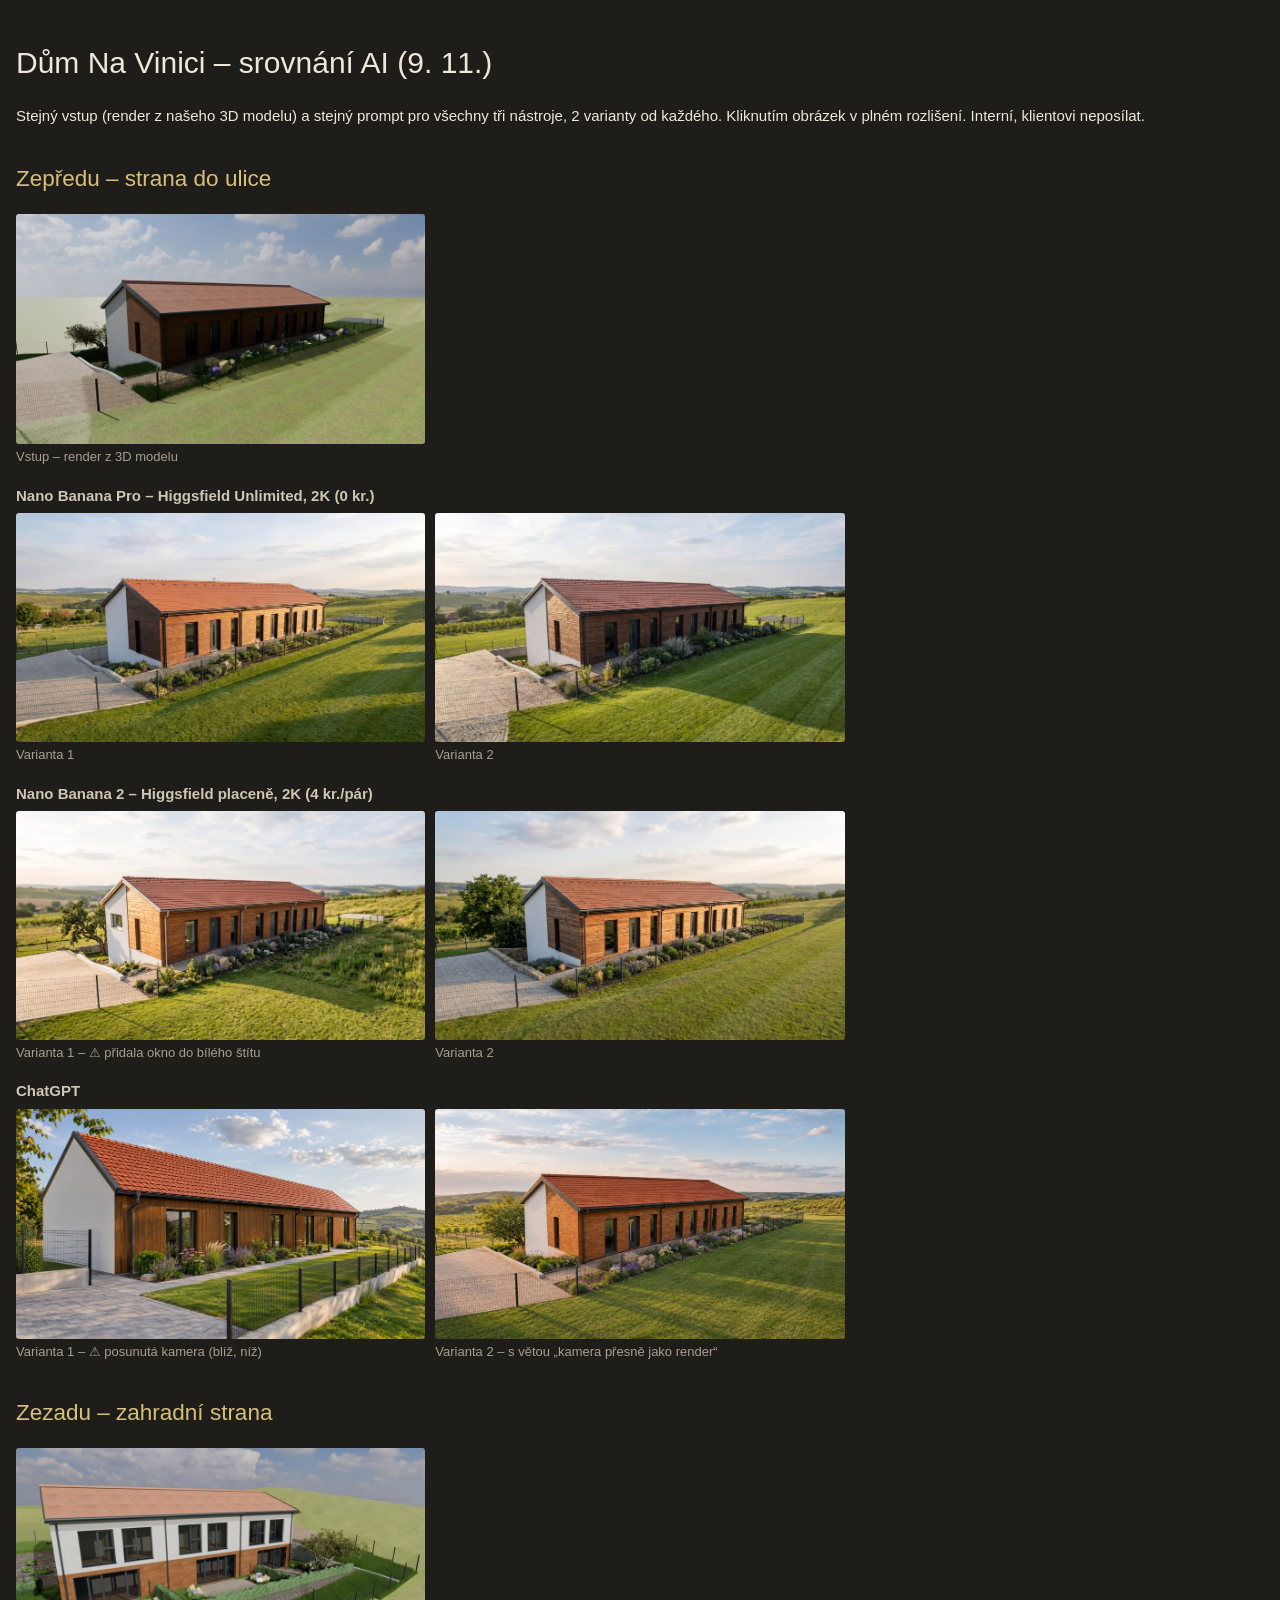
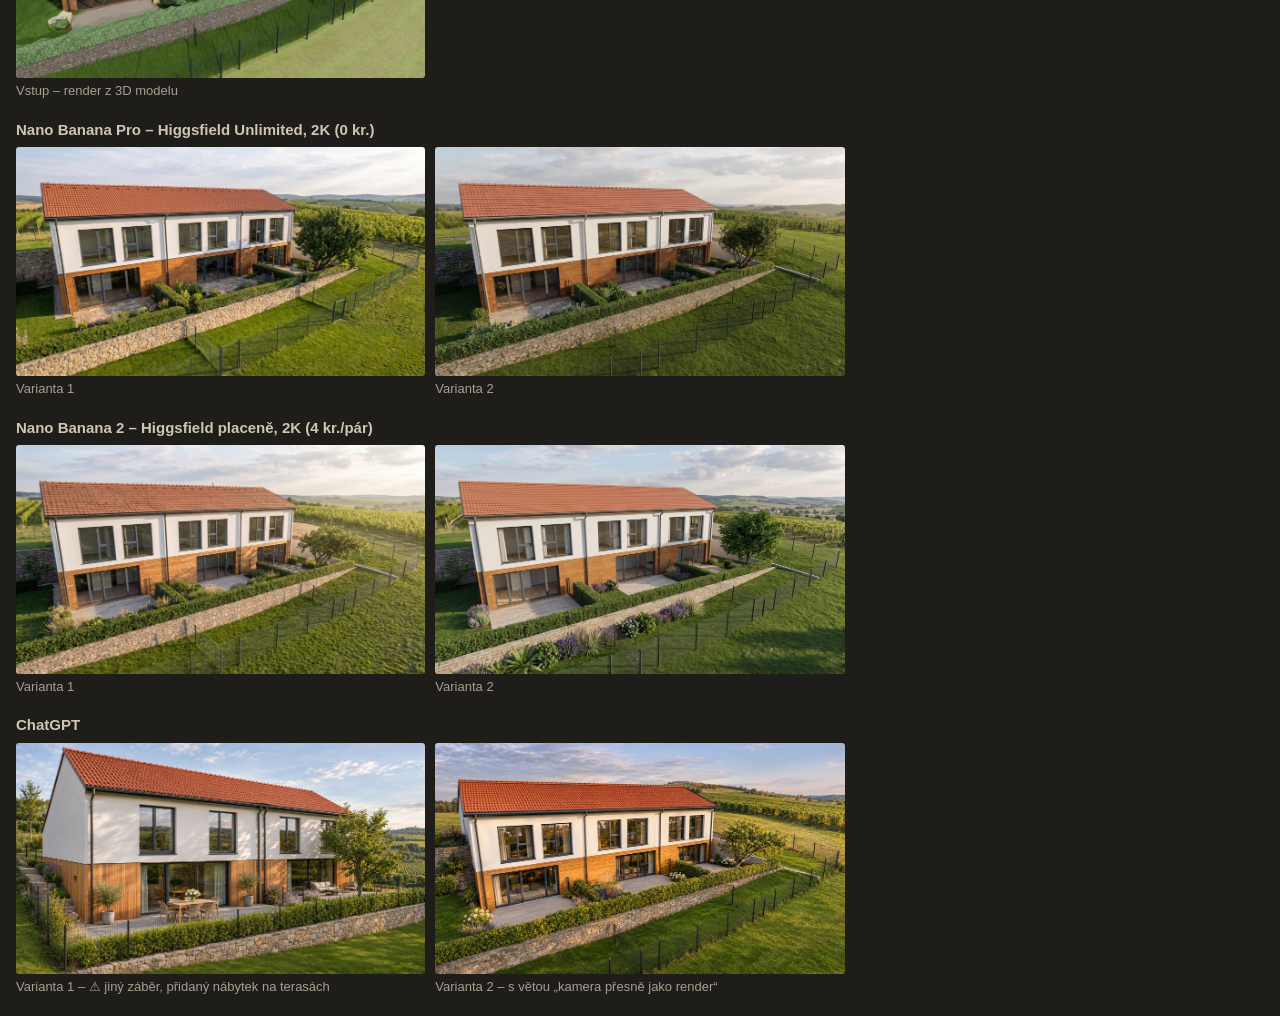
<file: vyroba-a9925e/srovnani-ai/index.html>
<!doctype html><meta charset="utf-8"><meta name="viewport" content="width=device-width,initial-scale=1"><meta name="robots" content="noindex,nofollow"><title>Na Vinici – srovnání AI</title>
<style>:root{color-scheme:dark}body{background:#1f1d1a;color:#efe8da;font:15px/1.5 -apple-system,Segoe UI,sans-serif;margin:0;padding:20px 16px;max-width:1500px;margin:auto}h1{font-weight:500}h2{margin-top:34px;color:#d8bf7a;font-weight:500}h3{font-size:15px;margin:18px 0 6px;color:#cfc6b4}.r{display:grid;grid-template-columns:repeat(3,1fr);gap:10px}.r img{width:100%;display:block;border-radius:3px}figure{margin:0}figcaption{font-size:13px;color:#a79f90;margin-top:3px}@media(max-width:800px){.r{grid-template-columns:1fr}}</style>
<h1>Dům Na Vinici – srovnání AI (9. 11.)</h1><p>Stejný vstup (render z našeho 3D modelu) a stejný prompt pro všechny tři nástroje, 2 varianty od každého. Kliknutím obrázek v plném rozlišení. Interní, klientovi neposílat.</p>
<h2>Zepředu – strana do ulice</h2><div class="r"><figure><a href="vstup_predni.jpg"><img src="m_vstup_predni.jpg"></a><figcaption>Vstup – render z 3D modelu</figcaption></figure></div>
<h3>Nano Banana Pro – Higgsfield Unlimited, 2K (0 kr.)</h3><div class="r">
<figure><a href="nbpro_predni_1.jpg"><img loading="lazy" src="m_nbpro_predni_1.jpg"></a><figcaption>Varianta 1</figcaption></figure>
<figure><a href="nbpro_predni_2.jpg"><img loading="lazy" src="m_nbpro_predni_2.jpg"></a><figcaption>Varianta 2</figcaption></figure>
</div>
<h3>Nano Banana 2 – Higgsfield placeně, 2K (4 kr./pár)</h3><div class="r">
<figure><a href="nb2_predni_1.jpg"><img loading="lazy" src="m_nb2_predni_1.jpg"></a><figcaption>Varianta 1 – ⚠ přidala okno do bílého štítu</figcaption></figure>
<figure><a href="nb2_predni_2.jpg"><img loading="lazy" src="m_nb2_predni_2.jpg"></a><figcaption>Varianta 2</figcaption></figure>
</div>
<h3>ChatGPT</h3><div class="r">
<figure><a href="chatgpt_predni_1.jpg"><img loading="lazy" src="m_chatgpt_predni_1.jpg"></a><figcaption>Varianta 1 – ⚠ posunutá kamera (blíž, níž)</figcaption></figure>
<figure><a href="chatgpt_predni_2.jpg"><img loading="lazy" src="m_chatgpt_predni_2.jpg"></a><figcaption>Varianta 2 – s větou „kamera přesně jako render“</figcaption></figure>
</div>
<h2>Zezadu – zahradní strana</h2><div class="r"><figure><a href="vstup_zadni.jpg"><img src="m_vstup_zadni.jpg"></a><figcaption>Vstup – render z 3D modelu</figcaption></figure></div>
<h3>Nano Banana Pro – Higgsfield Unlimited, 2K (0 kr.)</h3><div class="r">
<figure><a href="nbpro_zadni_1.jpg"><img loading="lazy" src="m_nbpro_zadni_1.jpg"></a><figcaption>Varianta 1</figcaption></figure>
<figure><a href="nbpro_zadni_2.jpg"><img loading="lazy" src="m_nbpro_zadni_2.jpg"></a><figcaption>Varianta 2</figcaption></figure>
</div>
<h3>Nano Banana 2 – Higgsfield placeně, 2K (4 kr./pár)</h3><div class="r">
<figure><a href="nb2_zadni_1.jpg"><img loading="lazy" src="m_nb2_zadni_1.jpg"></a><figcaption>Varianta 1</figcaption></figure>
<figure><a href="nb2_zadni_2.jpg"><img loading="lazy" src="m_nb2_zadni_2.jpg"></a><figcaption>Varianta 2</figcaption></figure>
</div>
<h3>ChatGPT</h3><div class="r">
<figure><a href="chatgpt_zadni_1.jpg"><img loading="lazy" src="m_chatgpt_zadni_1.jpg"></a><figcaption>Varianta 1 – ⚠ jiný záběr, přidaný nábytek na terasách</figcaption></figure>
<figure><a href="chatgpt_zadni_2.jpg"><img loading="lazy" src="m_chatgpt_zadni_2.jpg"></a><figcaption>Varianta 2 – s větou „kamera přesně jako render“</figcaption></figure>
</div>
</file>
<file: web-navrhy/style.css>
:root{--ink:#24221f;--burg:#6b1e2e;--gold:#c8a15a;--cream:#f3ecdf;--leaf:#5f6b3c;--studio:#15201a;--studio-gold:#d8c69a;--paper:#f7f5ef;--line:#d8d7cb;--muted:#575b50;--serif:Didot,"Bodoni 72",Baskerville,Georgia,"Times New Roman",serif;--sans:"Avenir Next",Avenir,"Segoe UI",Arial,sans-serif}
*{box-sizing:border-box}body{margin:0;background:var(--paper);color:var(--ink);font:16px/1.5 var(--sans);-webkit-font-smoothing:antialiased}button,a{font:inherit}button{cursor:pointer}a{color:inherit}button:focus-visible,a:focus-visible,input:focus-visible{outline:3px solid #96702f;outline-offset:3px}button:disabled{cursor:default}button{color:inherit}h1,h2,h3,p,figure{margin:0}[hidden]{display:none!important}.contain{width:min(1376px,calc(100% - clamp(32px,8vw,152px)));margin:auto}.sr,.skip:not(:focus){position:absolute;overflow:hidden;clip-path:inset(50%);width:1px;height:1px;white-space:nowrap}.skip:focus{position:absolute;left:10px;top:8px;background:white;color:black;padding:9px;z-index:9}
.studio-head,.studio-foot{background:var(--studio);color:#f3f2ea}.head-in{display:flex;align-items:center;gap:19px;min-height:63px}.studio-mark{display:flex;align-items:center}.lockup{display:inline-flex;align-items:center;gap:7px}.lockup .glyph{width:33px;height:33px;flex:none;color:#fff}.lockup .wstack{display:flex;flex-direction:column;line-height:.84;font-family:'Poppins',system-ui,sans-serif}.lockup .wtop{font-weight:700;font-size:8px;letter-spacing:.17em;color:#fff}.lockup .wbot{font-weight:800;font-size:17px;letter-spacing:.02em;color:#8cc63f}.mast-separator{height:22px;width:1px;background:#516054}.mast-description,.issue-date,.pdf-action{font-size:12px}.mast-description{color:#e1e2d8}.mast-right{margin-left:auto;display:flex;gap:23px;align-items:center}.issue-date{color:#c6c9ba;font-variant-numeric:tabular-nums}.pdf-action{background:transparent;color:#f4e6c8;border:1px solid #74775f;padding:7px 13px;display:flex;gap:15px;align-items:center;font-weight:600}.pdf-action:hover{background:#29372b}.pdf-action span{font-size:16px;line-height:1}
.intro{display:flex;align-items:flex-end;justify-content:space-between;gap:36px;padding:clamp(23px,2.4vw,38px) 0 clamp(19px,2vw,30px)}.micro,.mini,.frame-label,.viewer-note,.tab-letter,.folio,.photo-tag,.scope-kicker,.offer-label{font-weight:650}.micro,.mini,.frame-label,.tab-letter,.scope-kicker,.offer-label{text-transform:uppercase;letter-spacing:.13em}.micro{font-size:10px}.offer-eyebrow{display:flex;align-items:center;gap:11px;color:var(--muted);letter-spacing:.15em}.dash{width:25px;height:1px;background:var(--burg)}.intro h1{font:normal clamp(39px,4.25vw,67px)/1.12 var(--serif);letter-spacing:-.058em;margin:5px 0 0}.intro h1 i{font-weight:400;color:var(--burg)}.intro-note{color:var(--muted);max-width:380px;font-size:14px;line-height:1.55;border-left:1px solid #c1b693;padding:0 0 0 18px}.intro-note strong{color:var(--ink);font-weight:650}
.select-tabs{display:grid;grid-template-columns:repeat(3,minmax(0,1fr));border:1px solid #bbbfb0;scroll-margin-top:18px}.variant-tab{appearance:none;background:#f0f0e7;border:0;border-right:1px solid #c3c5b8;text-align:left;min-height:65px;padding:9px clamp(12px,1.7vw,27px);display:grid;grid-template-columns:29px 1fr auto;gap:0 12px;align-items:center;position:relative}.variant-tab:last-child{border-right:0}.variant-tab:after{position:absolute;bottom:0;left:0;right:0;height:3px;background:transparent;content:""}.variant-tab:hover:not([aria-selected=true]){background:#e7e8dc}.variant-tab[aria-selected=true]{background:var(--studio);color:#fff}.variant-tab[aria-selected=true]:after{background:var(--gold)}.tab-letter{border:1px solid #a2a795;display:grid;place-items:center;width:29px;height:29px;font:italic 17px/1 var(--serif)}.variant-tab[aria-selected=true] .tab-letter{color:var(--studio-gold);border-color:#7b836d}.tab-main{display:flex;flex-direction:column;gap:2px}.tab-name{font-size:clamp(16px,1.35vw,21px);font-weight:600;line-height:1.2;letter-spacing:-.025em}.tab-sub{font-size:clamp(10px,.83vw,12px);line-height:1.35;color:#5c6156}.variant-tab[aria-selected=true] .tab-sub{color:#bac3b5}.tab-price{font-size:clamp(13px,1.05vw,16px);font-weight:650;white-space:nowrap}
.viewer{margin-top:14px}.viewer-tools{display:flex;align-items:center;justify-content:space-between;gap:14px;min-height:42px}.frame-label{font-size:10px;display:flex;align-items:center;gap:8px;color:#565b50}.tiny-dot{width:6px;height:6px;border-radius:100%;background:var(--leaf)}.viewer-right,.size-switch{display:flex;align-items:center}.viewer-right{gap:20px}.size-switch{border:1px solid #cbcec1;padding:2px}.size-switch button{border:0;background:none;padding:3px 10px;font-size:10px;font-weight:600;line-height:1.6;color:#555c50}.size-switch button[aria-pressed=true]{background:#dcded1;color:var(--ink)}.to-scope{font-size:12px;text-decoration:none;border-bottom:1px solid #a2a58e;color:#484d43}.to-scope:hover{color:var(--burg)}.stage-pad{background:#e9e8df;border:1px solid #c9cabc}.viewport{container-type:inline-size;width:100%;margin:0 auto}.stage-pad.mobile-mode{padding:18px 0;background:repeating-linear-gradient(90deg,#e9e9df 0px,#e9e9df 45px,#e4e5da 45px,#e4e5da 46px)}.viewport.is-phone{max-width:390px;outline:1px solid #c0c2b3}.viewer-note{font-size:11px;color:#66695d;font-weight:500;margin-top:8px}
.site{font-family:var(--sans);color:var(--ink);overflow:hidden}.sitehead{height:clamp(54px,5.6cqw,78px);display:flex;align-items:center;justify-content:space-between;padding:0 3.45cqw;position:relative;z-index:1}.nvlogo{width:clamp(110px,10.1cqw,148px);height:100%;object-fit:contain;display:block;margin-left:-1.16cqw}.mocknav{display:flex;gap:clamp(15px,2.45cqw,37px);align-items:center}.mocknav,.small-nav{font-size:clamp(10px,.92cqw,14px);font-weight:600;line-height:1}.mockcontact{padding:9px 14px;border:1px solid currentColor}.mockcontact b,.mock-cta b{font-family:Arial,sans-serif;font-weight:400;margin-left:8px}.small-nav{display:none}.mini{font-size:clamp(9px,.78cqw,11px);line-height:1.4}.a-label,.b-label,.c-label{display:flex;align-items:center;gap:10px}.a-label b,.b-label b,.c-label b{width:24px;height:1px;background:currentColor;display:inline-block}.site h2{font:400 78px/.96 var(--serif);letter-spacing:-.065em}.site h2 i{font-weight:400}.shot{display:block;width:100%;height:100%;object-fit:cover}.photo-tag{font-size:clamp(9px,.75cqw,11px);text-transform:uppercase;letter-spacing:.13em;color:#fff8e8;line-height:1.1;padding:7px 10px;background:rgba(36,34,31,.84);position:absolute;z-index:2;white-space:nowrap}.folio{text-transform:uppercase;display:flex;align-items:center;justify-content:space-between;gap:16px;letter-spacing:.13em;font-size:clamp(8px,.69cqw,10px);min-height:clamp(31px,2.9cqw,41px);padding:5px 3.45cqw;line-height:1.35}
.hero-a{background:var(--cream)}.sitehead-a{border-bottom:1px solid #d0c6b3}.sitehead-a .mockcontact{border-color:#9b8f79}.a-body{display:grid;grid-template-columns:32.5% 67.5%;min-height:clamp(375px,35.1cqw,494px)}.a-copy{padding:3.3cqw 2.8cqw 3.2cqw 3.55cqw;display:flex;flex-direction:column;align-items:flex-start;justify-content:center}.a-label{color:#6b5a42}.hero-a h2{margin:2.15cqw 0 1.5cqw;font-size:clamp(66px,7.3cqw,111px);line-height:.84}.hero-a h2 i{display:block;color:var(--burg);margin-top:.035em}.a-copy p,.b-word p{font-size:clamp(13px,1.14cqw,17px);line-height:1.55}.a-copy p{max-width:235px;color:#454337}.mock-cta{display:inline-flex;align-items:center;justify-content:space-between;gap:20px;margin-top:2.05cqw;background:var(--burg);color:var(--cream);padding:11px 16px;font-size:clamp(12px,.98cqw,15px);font-weight:600}.mock-cta b{font-size:18px;line-height:1}.a-photo{position:relative;min-height:0}.a-photo .shot{position:absolute;inset:0;object-position:54% 53%}.a-photo .photo-tag{left:1.45cqw;bottom:1.35cqw}.a-folio{color:#57503f;border-top:1px solid #cbbfa6}
.hero-b{color:var(--cream);background:var(--burg)}.b-land{position:relative;height:clamp(360px,35.8cqw,502px);isolation:isolate}.b-land>.shot{position:absolute;inset:0;object-position:center 36%;z-index:-2}.b-film{position:absolute;inset:0;z-index:-1;background:linear-gradient(90deg,transparent 30%,rgba(27,24,22,.08) 44%,rgba(22,23,16,.66) 76%,rgba(22,23,16,.78)),linear-gradient(180deg,rgba(22,22,17,.67),transparent 27%)}.sitehead-b{border-bottom:1px solid rgba(243,236,223,.36)}.sitehead-b .mockcontact,.sitehead-c .mockcontact{border-color:#b4a58c}.b-word{position:absolute;right:3.6cqw;width:36.5%;top:58%;transform:translateY(-50%)}.b-label{color:#fff1cd}.hero-b h2{font-size:clamp(46px,6.04cqw,89px);margin:1.45cqw 0 1.1cqw;line-height:.95}.hero-b h2 i{color:#f5d99d}.b-word p{max-width:300px;color:#fff9ed}.b-tag{left:2.35cqw;bottom:1.65cqw}.b-picker{display:flex;align-items:center;gap:3.7cqw;min-height:clamp(83px,8.05cqw,114px);padding:12px 3.5cqw}.pick-first,.b-values{display:flex;gap:2.2cqw;align-items:center}.b-picker .mini{color:#f0d9bd}.houses{display:flex;gap:5px}.houses button{width:clamp(32px,3cqw,45px);height:clamp(32px,3cqw,45px);background:transparent;border:1px solid #b78386;color:var(--cream);font-size:clamp(14px,1.3cqw,20px);font-family:var(--serif)}.houses button[aria-pressed=true]{background:var(--cream);color:var(--burg);border-color:var(--cream)}.houses button:focus-visible,.compare input:focus-visible{outline:3px solid #f3d68e;outline-offset:3px}.b-values{border-left:1px solid #a1676d;padding-left:3.5cqw;gap:3.7cqw}.metric{display:flex;flex-direction:column;gap:2px}.metric>span:last-child{font:400 clamp(23px,2.2cqw,35px)/1.18 var(--serif);letter-spacing:-.035em;white-space:nowrap}.ask-price{margin-left:auto;font-weight:500;font-size:clamp(11px,1.05cqw,16px);border-bottom:1px solid #b78a89;white-space:nowrap}
.hero-c{background:#292b23;color:var(--cream)}.sitehead-c{height:clamp(50px,4.8cqw,69px);border-bottom:1px solid #525446}.c-caption{display:flex;justify-content:space-between;align-items:flex-end;gap:18px;padding:1.45cqw 3.45cqw 1.55cqw}.c-label,.c-area .mini{color:#e2cfaa}.hero-c h2{font-size:clamp(42px,4.8cqw,73px);margin:.55cqw 0 0;line-height:1.05}.hero-c h2 i{color:#e6c98d}.c-area{display:flex;flex-direction:column;align-items:flex-end;gap:1px;flex:none;padding-bottom:2px}.c-area strong{font:400 clamp(25px,2.45cqw,37px)/1.1 var(--serif);letter-spacing:-.03em}.compare{position:relative;height:clamp(290px,26.4cqw,387px);isolation:isolate;background:var(--ink);touch-action:pan-y}.compare>.shot,.compare-after,.compare-after>.shot{position:absolute;inset:0}.compare .compare-img{object-position:51% 74%}.compare-after{clip-path:inset(0 0 0 var(--cut))}.compare .photo-tag{top:1.3cqw}.cmp-now{left:1.5cqw}.cmp-plan{right:1.5cqw}.compare[data-edge="plan"] .cmp-now,.compare[data-edge="now"] .cmp-plan{visibility:hidden}.divider{position:absolute;z-index:2;top:0;bottom:0;left:var(--cut);width:2px;transform:translateX(-50%);background:#fff6dc;pointer-events:none}.divider>span{display:flex;justify-content:space-evenly;align-items:center;position:absolute;top:53%;left:50%;transform:translate(-50%,-50%);width:45px;height:45px;border-radius:50%;background:#fcf3dc;color:var(--ink);font:400 23px/1 Arial}.divider>span>b{height:11px;width:1px;background:#a29a84}.compare:focus-within .divider>span{outline:3px solid var(--burg);outline-offset:2px}.compare input{margin:0;position:absolute;inset:0;width:100%;height:100%;cursor:ew-resize;opacity:0;z-index:3;touch-action:pan-y;-webkit-appearance:none;appearance:none;background:transparent}.compare input::-webkit-slider-runnable-track{height:100%;width:100%;background:transparent}.compare input::-webkit-slider-thumb{-webkit-appearance:none;appearance:none;width:1px;height:100%;background:transparent}.compare input::-moz-range-track{width:100%;height:100%;background:transparent}.compare input::-moz-range-thumb{width:1px;height:100%;border:0;background:transparent}.c-folio{color:#eee7d6}.c-folio b{font-size:15px;margin-left:5px}
.offer{border-top:1px solid var(--line);margin-top:27px;padding:26px 0 23px;scroll-margin-top:18px}.offer-grid{display:grid;grid-template-columns:minmax(185px,.75fr) minmax(230px,.9fr) minmax(320px,1.55fr);gap:clamp(22px,3.3vw,56px);align-items:start}.scope-kicker,.offer-label{font-size:10px;color:#626758;display:block;line-height:1.45}.offer-grid h2{font:400 clamp(26px,2.5vw,41px)/1.13 var(--serif);letter-spacing:-.05em;margin:6px 0 11px}.fee{color:var(--burg);font-weight:650;font-size:clamp(24px,2vw,33px);letter-spacing:-.05em}.vat{font-size:12px;color:var(--muted);margin-left:5px}.package-goal{padding-top:0}.package-goal p{margin-top:8px;font:400 clamp(17px,1.5vw,24px)/1.4 var(--serif);letter-spacing:-.025em}.package-list{margin:0;padding:0;list-style:none}.package-list li{display:grid;grid-template-columns:14px 1fr;gap:8px;padding:8px 0;border-top:1px solid var(--line);font-size:13px;line-height:1.55;color:#4c5046}.package-list li:first-child{border-top:0;padding-top:6px}.package-list li:before{content:"+";color:var(--burg);font-size:16px;line-height:1.25}.package-list strong{color:var(--ink);font-weight:650}.included{border-top:1px solid #c2c7b7;background:#ebece2;display:grid;grid-template-columns:1.2fr 1fr;gap:4vw;padding:18px 23px;color:#3e4639}.included .micro{color:#575e4d}.included p{font-size:13px;line-height:1.55;margin-top:4px}.terms{font-size:12px;color:var(--muted);margin:10px 0 26px}.foot-in{display:flex;gap:20px;align-items:center;flex-wrap:wrap;padding-top:19px;padding-bottom:19px;font-size:12px;color:#d2d7c9}.foot-id{color:#ebeade;margin-right:auto}.foot-in a{text-underline-offset:3px}
@container (max-width: 760px){
 .sitehead{padding:0 18px;height:52px}.nvlogo{width:106px;margin-left:-8px}.mocknav{gap:16px}.mocknav,.small-nav{font-size:11px}.site h2{letter-spacing:-.055em}
 .a-body{min-height:325px;grid-template-columns:37% 63%}.a-copy{padding:18px}.a-label,.b-label,.c-label{gap:7px}.a-label b,.b-label b,.c-label b{width:17px}.hero-a h2{font-size:61px;margin:18px 0 13px}.a-copy p,.b-word p{font-size:13px;line-height:1.45}.mock-cta{margin-top:16px;padding:9px 12px}.a-photo .photo-tag{left:10px;bottom:10px}.folio{padding:7px 17px}.b-land{height:330px}.b-word{width:42%;right:3%;top:57%}.hero-b h2{font-size:49px;margin:10px 0}.b-tag{left:13px;bottom:13px}.b-picker{min-height:74px}.pick-first{gap:11px}.b-values{gap:17px}.b-picker .mini{font-size:8px}.c-caption{padding:12px 18px 13px}.hero-c h2{font-size:40px}.compare{height:240px}.compare .photo-tag{top:12px}.cmp-now{left:12px}.cmp-plan{right:12px}
}
@container (max-width: 525px){
 .mocknav{display:none}.small-nav{display:inline;font-size:12px;border-bottom:1px solid currentColor;padding:4px 0}.sitehead{height:50px}.nvlogo{width:99px}.mini{font-size:9px;letter-spacing:.11em}.sitehead-b .small-nav,.sitehead-c .small-nav{color:#fff5e2}.a-body{display:flex;flex-direction:column;min-height:0}.a-copy{display:grid;grid-template-columns:minmax(0,1fr) auto;align-items:start;align-content:start;padding:20px 18px 18px;column-gap:10px}.a-label{grid-column:1/-1}.hero-a h2{grid-column:1/-1;font-size:clamp(52px,14cqw,69px);line-height:.95;margin:10px 0 12px}.hero-a h2 i{display:inline}.a-copy p{max-width:238px}.mock-cta{margin:2px 0 0;padding:9px 10px;gap:0;font-size:11px;justify-self:end;align-self:center}.mock-cta b{font-size:14px;margin-left:5px}.a-photo{height:clamp(190px,62cqw,293px)}.a-photo .shot{object-position:52% 50%}.a-folio{font-size:8px;letter-spacing:.045em;gap:8px;padding:7px 12px;min-height:30px}.a-folio span:last-child{white-space:nowrap}
 .b-land{height:clamp(353px,100cqw,435px)}.b-land>.shot{object-position:45% 43%}.b-film{background:linear-gradient(180deg,rgba(25,24,20,.64),rgba(25,24,20,.02) 17%,rgba(22,23,16,.04) 46%,rgba(22,23,16,.86) 92%)}.b-word{top:auto;bottom:15px;left:17px;right:15px;width:auto;transform:none}.b-label{color:#fff2d4}.hero-b h2{font-size:clamp(40px,11.8cqw,58px);line-height:.98;margin:8px 0 6px}.hero-b h2 br{display:initial}.b-word p{max-width:335px;font-size:12px}.b-tag{top:62px;bottom:auto;left:13px}.b-picker{display:grid;grid-template-columns:1fr auto;gap:11px 13px;padding:13px 17px}.pick-first{grid-column:1;grid-row:1;gap:9px}.houses{gap:4px}.houses button{width:30px;height:30px;font-size:16px}.b-values{grid-column:1/-1;grid-row:2;justify-content:flex-start;gap:32px;border-left:0;border-top:1px solid #a1676d;padding:8px 0 0}.metric{flex-direction:row;align-items:baseline;gap:7px}.metric>span:last-child{font-size:21px}.ask-price{grid-column:2;grid-row:1;font-size:11px}.b-picker .mini{font-size:8px}
 .c-caption{padding:13px 15px 15px;gap:9px;align-items:flex-end}.hero-c h2{font-size:clamp(32px,8.9cqw,46px);line-height:.99;max-width:230px;margin:7px 0 0}.hero-c h2 i{display:block}.c-area{padding-bottom:1px}.c-area .mini{font-size:7px}.c-area strong{font-size:23px}.c-label{font-size:8px}.compare{height:clamp(253px,76cqw,360px)}.compare .compare-img{object-position:49.5% 56%}.compare .photo-tag{font-size:8px;padding:6px 7px;top:9px;letter-spacing:.08em}.cmp-now{left:8px}.cmp-plan{right:8px}.divider>span{width:37px;height:37px;font-size:20px}.c-folio{display:block;text-align:center;font-size:8px;letter-spacing:.075em}.c-folio span:first-child{display:none}
}
@media(max-width:850px){
 .contain{width:calc(100% - 40px)}.intro{gap:20px}.intro-note{font-size:12px;max-width:285px}.variant-tab{padding:8px 12px;grid-template-columns:23px 1fr;gap:3px 9px}.tab-letter{width:23px;height:23px;grid-row:1/3}.tab-price{grid-column:2}.tab-sub{display:none}.offer-grid{grid-template-columns:1fr 1.3fr;gap:16px 24px}.package-goal{grid-row:2;grid-column:1}.scope-list{grid-row:1/3;grid-column:2}.foot-in{gap:10px 16px}.foot-id{width:100%}
}
@media(max-width:600px){
 .contain{width:calc(100% - 28px)}.head-in{min-height:49px;gap:10px}.lockup .glyph{width:27px;height:27px}.lockup .wtop{font-size:7px}.lockup .wbot{font-size:14px}.mast-description{font-size:10px}.mast-separator{height:17px}.issue-date{display:none}.pdf-action{font-size:10px;padding:5px 8px;gap:7px}.intro{display:block;padding:21px 0 17px}.intro h1{font-size:43px}.offer-eyebrow{font-size:8px;gap:7px}.dash{width:18px}.intro-note{border-left:none;padding:0;margin-top:8px;font-size:12px;line-height:1.5;max-width:none}.intro-note br{display:none}.intro-note br:after{content:" "}.intro-note strong:before{content:" "}.variant-tab{display:flex;flex-direction:column;align-items:flex-start;justify-content:center;gap:3px;padding:8px 8px 9px;min-height:69px}.tab-letter{height:auto;width:auto;border:0;font:650 8px/1.1 var(--sans);letter-spacing:.1em;text-transform:uppercase}.tab-letter:before{content:"Varianta "}.tab-name{font-size:14px;letter-spacing:-.035em}.tab-price{font-size:12px}.viewer{margin-top:5px}.viewer-tools{min-height:37px;gap:6px}.frame-label{font-size:8px;letter-spacing:.09em;gap:5px}.tiny-dot{width:5px;height:5px}.size-switch{display:none}.to-scope{font-size:10px}.viewer-note{font-size:10px;line-height:1.4}.stage-pad.mobile-mode{padding:0}.viewport.is-phone{outline:0}.offer{margin-top:20px;padding:17px 0}.offer-grid{display:flex;flex-direction:column;gap:13px}.fee{font-size:24px}.offer-grid h2{display:inline-block;font-size:27px;line-height:1;margin:5px 12px 3px 0}.price-line{display:inline-block}.package-goal .offer-label{display:none}.package-goal p{font:400 14px/1.5 var(--sans);letter-spacing:0;margin:0}.included{grid-template-columns:1fr;gap:13px;padding:15px}.foot-in{font-size:11px;gap:6px 15px}.terms{font-size:11px}.package-list li{font-size:13px}
}
@media(prefers-reduced-motion:reduce){*,*:before,*:after{scroll-behavior:auto!important;transition:none!important}}
@media print{.studio-head,.size-switch,.to-scope,.viewer-note,.studio-foot,.select-tabs,.intro-note,.skip{display:none!important}.contain{width:100%}.viewer,.stage-pad,.offer{break-inside:avoid}.intro{padding:0 0 12px}.offer-grid{display:block}.included{padding:9px}.viewer-tools{min-height:20px}*{-webkit-print-color-adjust:exact;print-color-adjust:exact}}

.tab-price small{display:block;text-align:right;margin-top:1px;font-size:10px;font-weight:500;color:#5c6156;letter-spacing:0}.variant-tab[aria-selected=true] .tab-price small{color:#c2c9b9}@media(max-width:850px){.tab-price small{display:inline;font-size:9px;margin-left:4px}}@media(max-width:420px){.tab-price small{font-size:8px;margin-left:3px}}

.common-info{margin:0 0 22px;padding:21px 25px 17px;border:1px solid #bfc5b5;background:#eef0e7;scroll-margin-top:20px}.common-lead{display:flex;align-items:center;justify-content:space-between;gap:25px}.common-lead .micro{color:#545f4b}.common-lead h2{font:400 clamp(23px,2.05vw,33px)/1.15 var(--serif);letter-spacing:-.035em;margin-top:4px}.common-price{font-size:30px;line-height:1.1;font-weight:650;color:var(--burg);letter-spacing:-.05em;white-space:nowrap}.common-price small{display:block;text-align:right;font-size:11px;letter-spacing:0;font-weight:500;margin-top:4px;color:#555e4d}.common-features{display:grid;grid-template-columns:repeat(3,1fr);gap:27px;margin-top:21px}.common-features h3{font-size:13px;line-height:1.4;font-weight:650;margin-bottom:4px}.common-features p{font-size:12px;line-height:1.55;color:#414b3a}.common-notes{display:flex;gap:24px;border-top:1px solid #c5ceba;margin-top:17px;padding-top:11px}.common-notes p{font-size:11px;line-height:1.5;flex:1;color:#4c5646}.common-terms{font-size:10px;color:#626a5a;margin-top:7px;line-height:1.5}.select-tabs{position:sticky;top:0;z-index:30}.tab-arrow{font-size:19px;line-height:1;color:var(--leaf)}.variant-tab[aria-selected=true] .tab-arrow{color:#ddceaf}.viewer-note{display:flex;gap:16px;justify-content:space-between;padding:10px 0 20px;margin:0}.viewer-note a{white-space:nowrap;text-underline-offset:3px}.mocknav a,.small-nav,.mock-cta{text-decoration:none}.mocknav a:hover,.small-nav:hover{text-decoration:underline;text-underline-offset:4px}.mock-cta:hover{background:#4a1420}.site a:focus-visible,.site button:focus-visible,.site select:focus-visible{outline:3px solid var(--gold);outline-offset:4px}
.page-body{--surface:#f3ecdf;--txt:#24221f;--shade:#625c4c;--rule:#cfc4ae;--accent:#6b1e2e;background:var(--surface);color:var(--txt);font-size:clamp(12px,1.02cqw,15px);line-height:1.55}.page-body.style-b{--surface:#f6f0e5;--rule:#cfc3ad;--shade:#62584a}.page-body.style-c{--surface:#292b23;--txt:#f3ecdf;--shade:#ccc6b4;--rule:#555747;--accent:#e3c68a}.preview-section{padding:clamp(28px,3.65cqw,53px) clamp(22px,4cqw,59px);scroll-margin-top:85px}.section-heading>.mini{color:var(--shade)}.site .page-body .section-heading h2{font:400 clamp(32px,3.3cqw,50px)/1.02 var(--serif);letter-spacing:-.055em;margin:10px 0 15px}.site .page-body .section-heading h2 i{color:var(--accent)}.section-heading p{max-width:370px;color:var(--shade);font-size:clamp(12px,1.04cqw,16px);line-height:1.6}.open-image{display:block;width:100%;height:100%;padding:0;border:0;background:none;position:relative;cursor:zoom-in;color:inherit}.open-image img{display:block;width:100%;height:100%;object-fit:cover}.small-print{font-size:clamp(10px,.78cqw,12px);color:var(--shade);line-height:1.5}.page-body figure{position:relative}.page-body figcaption{font-size:clamp(9px,.78cqw,12px);padding-top:7px;color:var(--shade)}.page-body .photo-tag{left:10px;bottom:10px;top:auto;right:auto}
.homes-section{display:grid;grid-template-columns:25% 1fr;gap:4cqw;border-top:1px solid var(--rule)}.homes-section .section-heading p{max-width:245px}.elevation{height:clamp(40px,4.2cqw,64px);overflow:hidden;margin-bottom:8px;background:white}.elevation img{width:100%;height:100%;object-fit:contain}.house-row{display:grid;grid-template-columns:18% 25% 25% 1fr;align-items:center;gap:8px;border-bottom:1px solid var(--rule);padding:10px 0}.house-row h3{font:400 clamp(20px,2cqw,30px)/1.2 var(--serif);letter-spacing:-.045em;white-space:nowrap}.house-metric small,.house-last>span{display:block;font-size:clamp(9px,.73cqw,11px);line-height:1.5;color:var(--shade)}.house-metric strong{font-weight:500;font-size:clamp(17px,1.65cqw,25px);line-height:1.4;white-space:nowrap}.house-metric i{font-style:normal;font-size:.63em}.house-last{justify-self:end;text-align:right}.house-last button{border:0;padding:5px 0 0;background:none;font-size:clamp(10px,.79cqw,12px);display:flex;align-items:center;gap:7px;color:var(--txt);margin-left:auto}.tick{width:14px;height:14px;display:block;border:1px solid #998767}.house-last [aria-pressed=true] .tick{background:var(--accent);border-color:var(--accent);position:relative}.house-last [aria-pressed=true] .tick:after{content:"✓";display:block;color:var(--surface);font:600 11px/12px Arial;text-align:center}.house-compare{display:flex;justify-content:space-between;gap:15px;flex-wrap:wrap;font-size:clamp(9px,.8cqw,12px);line-height:1.45;padding-top:10px;color:var(--shade)}.house-compare strong{font-weight:650;color:var(--txt)}.style-b .homes-section{background:var(--burg);--txt:#fff4e4;--shade:#f0d4b9;--rule:#9c6170;--accent:#f3ddb6;--surface:#6b1e2e;color:var(--txt)}.style-b .homes-section .elevation{display:none}.style-c .homes-section{background:#f4efe3;--surface:#f4efe3;--txt:#292b23;--shade:#626450;--rule:#c9c9b7;--accent:#657044;color:var(--txt)}.style-c .homes-section .elevation{height:50px}
.plans-section{display:grid;grid-template-columns:35% 1fr;gap:5cqw;background:#f9f6ed;--txt:#24221f;--shade:#625d50;--accent:#6b1e2e;--rule:#d4cbb6;color:var(--txt);border-top:1px solid var(--rule)}.style-b .plans-section{grid-template-columns:34% 1fr;background:#ede6d8}.style-c .plans-section{background:#22251e;--txt:#f3ecdf;--shade:#d0c9b8;--accent:#dbbf87;--rule:#535644;color:var(--txt)}.floor-switch{display:flex;gap:4px;margin:15px 0 13px;flex-wrap:wrap}.floor-switch button,.travel-mode button{padding:7px 10px;border:1px solid var(--rule);color:var(--txt);background:transparent;font-size:clamp(10px,.8cqw,12px);line-height:1.4;white-space:nowrap}.floor-switch [aria-pressed=true],.travel-mode [aria-pressed=true]{background:var(--accent);color:var(--surface);border-color:var(--accent)}.floor-desc{font-size:clamp(12px,1cqw,15px);line-height:1.6;max-width:345px;min-height:4.8em}.tour-links{display:flex;flex-direction:column;gap:8px;margin-top:16px;max-width:300px}.tour-links a{display:flex;align-items:center;justify-content:space-between;gap:12px;text-decoration:none;font-size:clamp(11px,.9cqw,14px);font-weight:600;border-bottom:1px solid var(--rule);padding-bottom:7px;color:var(--accent)}.tour-links a:first-child span{width:25px;height:25px;display:grid;place-items:center;background:var(--accent);color:var(--surface)}.floor-display{align-self:center;min-width:0}.plan-image{height:clamp(220px,22.4cqw,338px);background:#fff;padding:clamp(8px,1.7cqw,24px)}.plan-image .open-image img{object-fit:contain}.plan-caption{display:flex;justify-content:space-between;gap:14px;font-size:clamp(9px,.74cqw,11px);line-height:1.45;color:var(--shade);padding:8px 1px}.plan-caption span:last-child{white-space:nowrap}
.land-section{border-top:1px solid var(--rule);padding-top:2.6cqw;padding-bottom:2.5cqw}.land-header{display:flex;align-items:center;justify-content:space-between;gap:30px;margin-bottom:15px}.site .land-header .section-heading h2{margin-bottom:0}.land-header>p{display:flex;flex-direction:column;text-align:right;gap:3px}.land-header>p strong{font:400 clamp(28px,3cqw,45px)/1.1 var(--serif);letter-spacing:-.05em}.land-header>p span{font-size:clamp(9px,.8cqw,12px);color:var(--shade)}.land-grid{display:grid;grid-template-columns:69% 1fr;gap:18px;align-items:start}.page-body .body-compare{height:clamp(210px,22cqw,330px)}.body-compare .compare-img{object-position:50% 78%}.page-body .body-compare .photo-tag{bottom:auto;top:12px}.page-body .body-compare .cmp-plan{left:auto;right:12px}.boundary .open-image{height:clamp(210px,22cqw,330px)}.boundary .open-image img{object-position:51% 50%}.boundary figcaption{display:none}.land-section>.small-print{margin-top:8px}.plot-section{display:grid;grid-template-columns:25% 1fr;gap:4cqw;border-top:1px solid var(--rule)}.plot-figures{display:grid;grid-template-columns:1.25fr 1fr;gap:15px;align-self:center}.plot-figures figure>.open-image{height:clamp(190px,19.5cqw,292px)}.plot-figures figure:last-child .open-image{padding:8px;background:white}.plot-figures figure:last-child img{object-fit:contain}.plot-section .section-heading p{max-width:250px}
.locality-section{border-top:1px solid var(--rule)}.locality-main{display:grid;grid-template-columns:31% 1fr;gap:5cqw}.locality-copy .section-heading{margin-bottom:0}.travel-mode{display:flex;gap:4px;margin:13px 0 12px}.travel-mode button{min-width:58px}.poi-label{font-size:clamp(9px,.78cqw,12px);display:block;margin:0 0 4px;color:var(--shade)}.poi-choice,.inquiry select{width:100%;background:var(--surface);border:1px solid var(--rule);color:var(--txt);padding:8px;font:500 clamp(11px,.92cqw,14px)/1.4 var(--sans);border-radius:0;max-width:300px}.travel-detail{display:flex;align-items:center;gap:12px;margin:12px 0 5px;min-height:43px}.travel-detail>strong{font:400 clamp(32px,3cqw,45px)/1 var(--serif);letter-spacing:-.06em;white-space:nowrap}.travel-detail>strong small{font-size:.46em;letter-spacing:0}.travel-detail>span{font-size:clamp(10px,.8cqw,13px);line-height:1.4;max-width:125px;color:var(--shade)}.map-block{position:relative;align-self:stretch;display:flex;flex-direction:column;min-height:280px;background:#e1e5d4;color:#5e6a45;border:1px solid #bec5ac}.map-drawing{width:100%;flex:1;min-height:250px;display:block}.map-town{font:500 25px var(--sans);letter-spacing:8px;fill:currentColor;opacity:.46}.map-north{font:600 12px var(--sans);fill:currentColor}.map-caption{font:500 10px var(--sans);fill:currentColor}.poi-dot{fill:#8e9b73;stroke:#e7ebdc;stroke-width:2}.poi-dot.active{fill:#6b1e2e;stroke:#fff4dd;stroke-width:3}.project-dot{fill:#6b1e2e;stroke:#fffaeb;stroke-width:2}.project-halo{fill:none;stroke:#6b1e2e;stroke-width:1;opacity:.35}.project-text{font:600 13px var(--sans);fill:#4a382e}.map-selected{display:flex;align-items:center;justify-content:space-between;gap:15px;padding:10px 14px;background:#f1f0e5;border-top:1px solid #c4c8b7;font-size:clamp(10px,.8cqw,13px);color:#454e36}.map-selected span:last-child{font-size:10px}.map-credit{position:absolute;top:5px;left:9px;font-size:8px;color:#626b4c}.drone-strip{display:grid;grid-template-columns:repeat(3,1fr);gap:17px;margin-top:22px}.drone-strip .open-image{height:clamp(95px,11cqw,165px)}.drone-strip figcaption{padding-top:6px}.style-b .locality-section{background:#e1e4d2;--shade:#536044;--accent:#4e5c32;--surface:#e1e4d2;--rule:#aeb79b}.style-c .map-block{background:#383e2c;color:#b9c99f;border-color:#5e684f}.style-c .map-selected{background:#3a412f;color:#e1e9cc;border-color:#68725b}.style-c .project-text,.style-c .map-credit{fill:#efe0ae;color:#cccfae}.style-c .project-dot{fill:#e5c177;stroke:#fcf2cf}.style-c .project-halo{stroke:#e5c177}.style-c .poi-dot.active{fill:#edcf90;stroke:#282c21}.style-c .poi-dot{stroke:#363d28}.style-c .travel-mode [aria-pressed=true]{background:#deca94;color:#2e3224}
.contact-section{display:grid;grid-template-columns:1.18fr 1fr 1fr;gap:4cqw;border-top:1px solid var(--rule);align-items:center;padding-top:2.7cqw;padding-bottom:2.7cqw}.site .contact-section .section-heading h2{font-size:clamp(28px,2.65cqw,40px);margin-bottom:0}.broker h3{font:500 clamp(14px,1.2cqw,18px)/1.4 var(--sans)}.broker p{font-size:11px;color:var(--shade);margin:1px 0 8px}.broker a{display:block;text-decoration:none;font-size:clamp(11px,.9cqw,14px);line-height:1.7}.broker .broker-tel{font-size:clamp(17px,1.7cqw,26px);letter-spacing:-.04em}.inquiry label{display:block;font-size:clamp(10px,.8cqw,12px);margin-bottom:5px;color:var(--shade)}.inquiry-button{background:var(--accent);color:var(--surface);display:flex;justify-content:space-between;gap:8px;padding:10px 12px;margin-top:8px;max-width:300px;text-decoration:none;font-size:clamp(11px,.9cqw,14px);font-weight:600}.project-footer{display:flex;align-items:center;justify-content:space-between;gap:20px;padding:14px 4cqw;background:#24251e;color:#e9e2d1}.project-footer>div{display:flex;align-items:center;gap:10px}.project-footer img{width:43px;height:43px;object-fit:contain}.project-footer span{font-size:9px;line-height:1.45;color:#c3c5b2}.project-footer span strong{font-weight:600;color:#eee7d3}.project-footer p{font-size:9px;line-height:1.5;text-align:right;color:#ced0bb}
.lightbox{border:1px solid #8b927d;background:#f8f5eb;color:#24221f;max-width:95vw;width:max-content;padding:45px 14px 10px;max-height:95dvh}.lightbox::backdrop{background:rgba(22,28,19,.89)}.lightbox>img{display:block;max-height:77dvh;max-width:88vw;object-fit:contain}.lightbox p{font-size:12px;line-height:1.5;margin-top:8px;max-width:75vw}.close-lightbox{position:absolute;top:10px;right:13px;border:1px solid #8d9680;background:transparent;padding:5px 12px;font-size:12px}
@container(max-width:800px){
 .preview-section{padding:27px 22px}.homes-section,.plot-section{grid-template-columns:28% 1fr;gap:24px}.site .page-body .section-heading h2{font-size:31px;line-height:1.05}.house-row{grid-template-columns:15% 25% 25% 1fr;gap:5px;padding:9px 0}.house-row h3{font-size:20px}.house-metric strong{font-size:17px}.house-metric small,.house-last>span{font-size:8px}.house-last button{font-size:9px;gap:4px}.house-compare{font-size:9px}.plans-section,.style-b .plans-section{grid-template-columns:37% 1fr;gap:26px}.plan-image{height:230px}.floor-switch{gap:4px}.floor-switch button{font-size:9px;padding:6px 7px}.floor-desc{font-size:12px}.tour-links{gap:6px}.tour-links a{font-size:11px}.locality-main{grid-template-columns:32% 1fr;gap:24px}.map-drawing{min-height:240px}.travel-detail{gap:8px;align-items:flex-start}.travel-detail>strong{font-size:33px}.travel-detail>span{font-size:10px}.plot-figures{gap:10px}.plot-figures figure>.open-image{height:190px}.contact-section{gap:22px;grid-template-columns:1fr 1fr}.contact-section .inquiry{grid-column:2;grid-row:2}.contact-section .broker{grid-column:2;grid-row:1}.contact-section>.section-heading,.contact-section>div:first-child{grid-row:1/3}.drone-strip{gap:10px}
}
@container(max-width:525px){
 .preview-section{padding:27px 17px}.site .page-body .section-heading h2{font-size:35px;margin:8px 0 12px}.section-heading p{font-size:12px;line-height:1.6}.homes-section,.plot-section,.plans-section,.style-b .plans-section,.locality-main{display:block}.homes-section .section-heading p{max-width:290px}.homes-content{margin-top:20px}.elevation{height:56px}.house-row{grid-template-columns:18% 24% 23% 1fr;gap:6px}.house-row h3{font-size:23px;line-height:1.1}.house-metric strong{font-size:18px}.house-last button{font-size:10px;gap:5px}.house-metric small,.house-last>span{font-size:8px}.house-last>span{white-space:nowrap}.house-compare{font-size:10px;gap:5px;padding-top:12px}.house-compare>span{display:block;flex-basis:100%}.floor-switch{margin:15px 0 10px}.floor-switch button{font-size:11px;padding:7px 12px}.floor-desc{min-height:0;max-width:none}.tour-links{max-width:none;margin-bottom:22px}.tour-links a{font-size:12px}.plan-image{height:200px;padding:9px}.plan-caption{font-size:9px;gap:8px}.land-header{gap:10px;align-items:flex-end;margin-bottom:18px}.site .land-header .section-heading h2{font-size:32px;margin-bottom:0}.land-header>p{padding-bottom:3px;min-width:75px}.land-header>p strong{font-size:28px}.land-header>p span{font-size:8px;max-width:80px}.land-grid{grid-template-columns:1fr;gap:14px}.page-body .body-compare{height:270px}.boundary .open-image{height:155px}.boundary .open-image img{object-position:center 50%;object-fit:cover}.boundary figcaption{display:block;font-size:9px}.page-body .body-compare .photo-tag{font-size:8px}.plot-figures{margin-top:20px;grid-template-columns:1fr;gap:15px}.plot-figures figure>.open-image{height:210px}.plot-figures figure:last-child .open-image{height:170px}.travel-detail{align-items:center}.travel-detail>strong{font-size:43px}.travel-detail>span{font-size:12px;max-width:none}.poi-choice{max-width:none;padding:10px;font-size:12px}.travel-mode{margin:12px 0}.travel-mode button{font-size:12px;padding:7px 15px}.poi-label{font-size:10px}.map-block{margin-top:18px;min-height:210px}.map-drawing{min-height:200px}.map-selected{padding:9px 10px;font-size:11px;gap:10px}.map-selected span:last-child{font-size:9px}.drone-strip{gap:8px;margin-top:16px}.drone-strip .open-image{height:80px}.drone-strip figcaption{font-size:8px;line-height:1.35}.contact-section{display:block}.site .contact-section .section-heading h2{font-size:33px}.contact-section .broker{margin-top:18px}.broker h3{font-size:15px}.broker .broker-tel{font-size:24px}.broker a{font-size:12px}.contact-section .inquiry{margin-top:17px}.inquiry select,.inquiry-button{max-width:none;font-size:12px;padding:10px}.inquiry label{font-size:11px}.project-footer{gap:15px;padding:13px 17px}.project-footer p{font-size:8px;max-width:180px}.project-footer img{width:33px;height:33px}.project-footer span{font-size:8px}
}
@media(max-width:850px){.common-info{padding:18px}.common-features{gap:18px}.common-price{font-size:26px}.tab-arrow{position:absolute;right:13px}.variant-tab{grid-template-columns:27px 1fr}.tab-main{grid-column:2}.viewer-note{font-size:10px}}
@media(max-width:600px){.intro{padding-bottom:16px}.common-info{padding:16px;margin-bottom:16px}.common-lead{display:block}.common-lead h2{font-size:27px;max-width:260px}.common-price{font-size:29px;margin-top:13px;display:flex;gap:8px;align-items:baseline}.common-price small{font-size:11px;display:inline}.common-features{grid-template-columns:1fr;gap:12px;margin-top:17px}.common-features h3{font-size:13px}.common-features p{font-size:12px;line-height:1.55}.common-notes{display:block;margin-top:13px;padding-top:10px}.common-notes p{font-size:11px;margin-bottom:6px}.common-terms{font-size:10px}.common-lead .micro{font-size:8px}.variant-tab{min-height:54px;padding:8px 10px;justify-content:center}.tab-arrow{display:none}.tab-name{font-size:14px}.viewer-note{display:block;padding:10px 0 18px}.viewer-note a{display:inline-block;margin-top:6px}.viewer-tools{min-height:38px}.frame-label{font-size:8px}.intro-note{font-size:12px}.select-tabs{top:0}}

.elevation{display:none}.poi-label-map{font:500 10px var(--sans);fill:#566146}.style-c .poi-label-map{fill:#d4d9bf}
@container(max-width:525px){.house-row h3{font-size:15px;white-space:normal;line-height:1.15}.house-row h3 span{display:block;font-size:25px;line-height:1.1;margin-top:2px}.house-row{padding:10px 0}.land-header>p{min-width:92px}.land-header>p strong{white-space:nowrap}}

.scope-details summary{cursor:pointer;width:fit-content;font-size:13px;font-weight:600;text-decoration:underline;text-underline-offset:3px;margin-top:9px;color:#47533e}.common-info{padding-top:14px;padding-bottom:13px;margin-bottom:15px}.scope-details[open]{margin-top:12px}.hero-zoom{display:block;position:absolute;inset:0;width:100%;height:100%;padding:0;border:0;background:transparent;cursor:zoom-in}.hero-zoom:focus-visible{outline-offset:-4px!important}.a-body{grid-template-columns:31% 69%;min-height:clamp(390px,38cqw,570px)}.a-photo .shot{object-position:52% 56%}.a-photo .photo-tag,.garden-plate .photo-tag,#model-poster .photo-tag{pointer-events:none}
.hero-b .sitehead-b{background:#571b28;border-bottom:1px solid #956077}.garden-title{display:flex;align-items:end;justify-content:space-between;gap:20px;background:#6b1e2e;padding:1.7cqw 3.55cqw 1.9cqw}.hero-b .garden-title h2{font:400 clamp(43px,5.2cqw,79px)/1.04 var(--serif);letter-spacing:-.055em;margin:0}.hero-b .garden-title h2 i{color:#f1d69f}.garden-title p{font-size:clamp(11px,.98cqw,15px);line-height:1.5;max-width:265px;color:#f6e5d0}.garden-plate,.model-stage{position:relative;margin:0;height:clamp(330px,33cqw,499px);overflow:hidden}.garden-plate .shot{object-position:51% 56%}.garden-plate .photo-tag,#model-poster .photo-tag{bottom:16px;left:20px}.hero-b .b-picker{background:#571b28;min-height:76px}.c-caption{padding-top:1.4cqw;padding-bottom:1.35cqw}.model-stage{height:clamp(360px,35.5cqw,530px)}#model-poster,#model-mount,#model-mount iframe{position:absolute;inset:0;width:100%;height:100%;margin:0;border:0}#model-poster .shot{object-position:52% 48%}.model-tools{display:flex;align-items:center;justify-content:flex-end;gap:20px;padding:13px 3.45cqw;border-bottom:1px solid #525446}.model-location{margin-right:auto;font-size:12px;color:#d5cebb}.model-tools button{background:#ecd7a8;color:#292b23;border:0;padding:10px 16px;font-size:13px;font-weight:650}.model-tools a{font-size:12px;text-underline-offset:3px}.atlas-comparison{grid-column:1/-1}.atlas-comparison .small-print{padding-top:7px}.preview-section .atlas-comparison .body-compare{height:clamp(230px,22cqw,330px)}
@container(max-width:525px){.a-body{min-height:0;display:flex}.hero-a .a-photo{height:clamp(220px,77cqw,340px)}.garden-title{display:block;padding:17px 17px 14px}.hero-b .garden-title h2{font-size:clamp(34px,10cqw,51px)}.garden-title p{margin-top:7px;font-size:12px;max-width:none}.garden-title p br{display:none}.garden-title p br:after{content:' '}.garden-plate{height:clamp(209px,68cqw,330px)}.garden-plate .shot{object-position:50% 57%}.garden-plate .photo-tag,#model-poster .photo-tag{bottom:9px;left:10px}.model-stage{height:clamp(237px,74cqw,350px)}.model-stage:has(#model-mount:not([hidden])){height:clamp(440px,125cqw,550px)}.model-tools{gap:10px;padding:12px 13px;flex-wrap:wrap}.model-tools button{font-size:11px;padding:10px}.model-location,.model-tools a{font-size:10px}.atlas-comparison{margin-top:18px}.c-caption{padding:13px 15px}.hero-b .b-picker{min-height:unset}}

.pdf-action{text-decoration:none}.approval{display:grid;grid-template-columns:1fr 1fr;gap:clamp(20px,5vw,85px);background:#eceee3;border:1px solid #c1c8b7;padding:clamp(20px,3vw,43px);margin:4px 0 28px;scroll-margin-top:84px}.approval h2{font:400 clamp(30px,3vw,45px)/1.1 var(--serif);letter-spacing:-.045em}.approval-intro p{margin-top:12px;font-size:15px;max-width:380px}.approval-form{display:grid;gap:7px;min-width:0}.approval label{font-size:13px;font-weight:600}.approval label small{font-weight:400}.approval select,.approval textarea{font:inherit;font-size:15px;width:100%;border:1px solid #95a08a;background:#fcfcf7;color:#24221f;padding:9px}.approval textarea{resize:vertical}.approval label:not(:first-child){margin-top:7px}.approve-button{display:block;text-align:center;text-decoration:none;background:#6b1e2e;color:#fff;padding:12px;margin-top:6px;font-weight:600}.approval-form p{font-size:12px;color:#4b5744}.approval select:focus-visible,.approval textarea:focus-visible{outline:3px solid #826333;outline-offset:2px}@media(max-width:650px){.approval{grid-template-columns:1fr;scroll-margin-top:65px}.approval-intro p{font-size:13px}}

/* --- 18. 11.: karty návrhů, 3D prohlídky, připomínky (komentare.js) --- */
.picks{margin:0 0 18px}.picks-head,.tours-head{display:flex;justify-content:space-between;align-items:baseline;gap:18px;flex-wrap:wrap;margin:0 0 12px}
.picks-head h2,.tours-head h2{font-family:var(--serif);font-weight:400;font-size:clamp(26px,3vw,36px);margin:0;color:var(--ink)}
.picks-head h2 i,.tours-head h2 i{color:var(--burg)}.picks-head p,.tours-head p{margin:0;color:var(--muted);font-size:14.5px;max-width:520px}
.pick-grid{display:grid;grid-template-columns:repeat(3,minmax(0,1fr));gap:14px}
.pick{appearance:none;border:1px solid #c3c5b8;background:#fff;padding:0;text-align:left;cursor:pointer;display:flex;flex-direction:column;color:var(--ink);font:inherit;transition:box-shadow .2s,border-color .2s,transform .2s}
.pick:hover{box-shadow:0 14px 30px -18px rgba(20,30,20,.45);transform:translateY(-2px)}
.pick:focus-visible{outline:2px solid var(--burg);outline-offset:2px}
.pick[aria-current=true]{border-color:var(--burg);box-shadow:0 0 0 1px var(--burg)}
.pick-img{position:relative;display:block;aspect-ratio:2/1;overflow:hidden;background:#dfe0d6}
.pick-img img{width:100%;height:100%;object-fit:cover;display:block;transition:transform .5s}.pick:hover .pick-img img{transform:scale(1.03)}
.pick-img em{position:absolute;left:10px;bottom:10px;background:rgba(21,32,26,.78);color:#f3ecdf;font:600 10.5px var(--sans);letter-spacing:.12em;text-transform:uppercase;font-style:normal;padding:5px 9px}
.pick-txt{display:grid;grid-template-columns:34px 1fr;gap:2px 10px;align-items:center;padding:12px 14px 14px}
.pick-l{grid-row:span 2;width:34px;height:34px;border:1px solid var(--burg);color:var(--burg);display:flex;align-items:center;justify-content:center;font-family:var(--serif);font-size:20px}
.pick[aria-current=true] .pick-l{background:var(--burg);color:#fff}
.pick-txt b{display:block;font-family:var(--serif);font-weight:400;font-size:21px}.pick-txt small{display:block;color:var(--muted);font-size:13px}
.pick-go{grid-column:2;font-size:12.5px;font-weight:600;color:var(--burg);letter-spacing:.02em}
.tours{margin:0 0 22px;padding:18px 20px;background:var(--studio);color:#f3ecdf}
.tours-head h2{color:#f3ecdf}.tours-head h2 i{color:var(--studio-gold)}.tours-head p{color:#c9cdbf}
.tour-grid{display:grid;grid-template-columns:1.35fr repeat(3,1fr);gap:10px}
.tour{appearance:none;cursor:pointer;display:flex;gap:12px;align-items:center;text-align:left;padding:13px 14px;border:1px solid rgba(216,198,154,.45);background:rgba(255,255,255,.04);color:#f3ecdf;font:inherit;transition:background .2s,border-color .2s}
.tour:hover,.tour:focus-visible{background:rgba(216,198,154,.14);border-color:var(--studio-gold);outline:none}
.tour b{display:block;font-weight:600;font-size:15px}.tour small{display:block;color:#bfc4b4;font-size:12.5px;margin-top:2px}
.tour-n,.tour-ic{flex:0 0 36px;width:36px;height:36px;border-radius:50%;border:1px solid var(--studio-gold);color:var(--studio-gold);display:flex;align-items:center;justify-content:center;font-family:var(--serif);font-size:19px}
.tour-model{background:rgba(216,198,154,.16);border-color:var(--studio-gold)}.tour-model .tour-ic{background:var(--studio-gold);color:var(--studio)}
.tour-overlay{position:fixed;inset:0;z-index:500;background:#0d1410;display:flex;flex-direction:column}
.tour-overlay[hidden]{display:none}html.tour-on,html.tour-on body{overflow:hidden}
.tour-bar{display:flex;align-items:center;gap:14px;padding:8px 12px;background:var(--studio);color:#f3ecdf;font:14px var(--sans);flex:0 0 auto}
.tour-back{appearance:none;border:1px solid var(--studio-gold);background:var(--studio-gold);color:var(--studio);font:700 14px var(--sans);padding:9px 16px;cursor:pointer}
#tour-title{flex:1;min-width:0;white-space:nowrap;overflow:hidden;text-overflow:ellipsis}.tour-bar a{color:var(--studio-gold);font-size:13px;white-space:nowrap}
.tour-frame{flex:1;min-height:0}.tour-frame iframe{width:100%;height:100%;border:0;display:block;background:#0d1410}
.kom{margin-top:12px}.tours .kom{margin-top:14px}
.kb{appearance:none;border:1px solid #b9bcae;background:#fff;color:var(--ink);font:600 13px var(--sans);padding:8px 14px;border-radius:30px;cursor:pointer}
.kb:hover{border-color:var(--burg);color:var(--burg)}.tours .kb{background:transparent;color:#f3ecdf;border-color:rgba(216,198,154,.5)}
.kf{margin-top:10px;display:grid;gap:8px;max-width:640px}.kf[hidden]{display:none}
.krow{display:flex;gap:10px;flex-wrap:wrap}.kv{font-size:13px;color:var(--muted);display:flex;gap:6px;align-items:center}.tours .kv{color:#c9cdbf}
.kv select{font:14px var(--sans);padding:6px 8px;border:1px solid #b9bcae;background:#fff;color:var(--ink)}
.kf textarea{width:100%;min-height:86px;font:15px/1.45 var(--sans);padding:10px 12px;border:1px solid #b9bcae;background:#fff;color:var(--ink);resize:vertical;box-sizing:border-box}
.kf textarea:focus{outline:2px solid var(--burg);outline-offset:0}
.kfoot{display:flex;gap:12px;align-items:center;flex-wrap:wrap}
.ks{appearance:none;border:0;background:var(--burg);color:#fff;font:600 14px var(--sans);padding:10px 18px;cursor:pointer}.ks[disabled]{opacity:.6}
.kst{font-size:13.5px;color:var(--leaf)}.kst.ok{color:#3f6b2c;font-weight:600}.kst.err{color:#a2342a}.tours .kst.ok{color:#bfe29f}.tours .kst.err{color:#ffb4a6}
.kl div{margin-top:8px;padding:8px 12px;background:#f3f1e8;border-left:3px solid var(--gold);font-size:14px;white-space:pre-line;color:var(--ink)}.kl small{display:block;color:var(--muted);font-size:11.5px}
.kom-nahled{padding:4px 0 2px}
#approval-send{border:0;cursor:pointer;font:inherit}.approval-alt{margin-top:10px;font-size:13.5px}
@media(max-width:860px){
 .pick-grid{grid-template-columns:1fr;gap:10px}
 .pick{flex-direction:row}.pick-img{flex:0 0 42%;aspect-ratio:4/3}.pick-txt{grid-template-columns:28px 1fr;padding:10px 12px;align-content:center}
 .pick-l{width:28px;height:28px;font-size:17px}.pick-txt b{font-size:18px}
 .tour-grid{grid-template-columns:1fr 1fr}.tour-model{grid-column:1/-1}.tours{padding:14px}
 .tour{padding:11px 10px;gap:9px}.tour b{font-size:14px}
 .tour-bar a{display:none}
}
@media(max-width:860px){.tour-grid{grid-template-columns:repeat(3,minmax(0,1fr))}.tour:not(.tour-model){flex-direction:column;text-align:center;gap:6px;padding:10px 6px}.tour-x{display:none}}
/* --- 18. 11. odpoledne: objednávka (vizualizace, videa, 3D, fotky) + web navíc --- */
.order{margin:0 0 26px;padding:20px 22px;background:#fff;border:1px solid #c3c5b8}
.order-head h2,.web-head h2{font-family:var(--serif);font-weight:400;font-size:clamp(28px,3.2vw,40px);margin:4px 0 6px}
.order-head h2 i,.web-head h2 i{color:var(--burg)}.order-head p,.web-head p{margin:0;color:var(--muted);max-width:640px}
.order-h{font-family:var(--serif);font-weight:400;font-size:22px;margin:20px 0 10px}.order-h small{font:13px var(--sans);color:var(--muted);margin-left:8px}
.viz-grid{display:grid;grid-template-columns:repeat(4,minmax(0,1fr));gap:8px}.viz-grid figure{margin:0}
.viz-grid button{appearance:none;border:0;padding:0;display:block;width:100%;cursor:zoom-in;background:#ddd}
.viz-grid img{width:100%;aspect-ratio:3/2;object-fit:cover;display:block}.viz-grid figcaption{font-size:12.5px;color:var(--muted);padding:4px 0 0}
.vid-grid{display:grid;grid-template-columns:1fr 1fr;gap:12px}.vid-grid figure{margin:0}.vid-grid video{width:100%;aspect-ratio:16/9;background:#111;display:block}
.vid-grid figcaption{font-size:13px;color:var(--muted);padding-top:4px}
.order .tours{margin:20px 0 0}.order .tours-head h3{font-family:var(--serif);font-weight:400;font-size:clamp(24px,2.6vw,32px);margin:0;color:#f3ecdf}.order .tours-head h3 i{color:var(--studio-gold)}
.photos{margin-top:16px;border:1px solid #c3c5b8;background:#f6f5ef}.photos summary{cursor:pointer;padding:12px 16px;font-weight:600}.photos summary small{font-weight:400;color:var(--muted);margin-left:8px}
.foto-grid{display:grid;grid-template-columns:repeat(6,minmax(0,1fr));gap:6px;padding:0 12px 12px}.foto-grid img{width:100%;aspect-ratio:3/2;object-fit:cover;display:block}
.photos .small-print{padding:0 14px 12px;margin:0}
.order-film{margin:14px 0 0;font-size:14.5px}
.web-head{margin:6px 0 14px}
@media(max-width:860px){.order{padding:14px}.viz-grid{grid-template-columns:repeat(2,minmax(0,1fr))}.vid-grid{grid-template-columns:1fr}.foto-grid{grid-template-columns:repeat(3,minmax(0,1fr))}}
.viz-grid{grid-template-columns:repeat(7,minmax(0,1fr))}.viz-grid figure{position:relative}
.viz-grid figure::before{content:"Vizualizace";position:absolute;left:5px;top:5px;z-index:1;background:rgba(21,32,26,.78);color:#f3ecdf;font:600 9px var(--sans);letter-spacing:.1em;text-transform:uppercase;padding:3px 6px;pointer-events:none}
@media(max-width:1100px){.viz-grid{grid-template-columns:repeat(4,minmax(0,1fr))}}
@media(max-width:860px){.viz-grid{grid-template-columns:repeat(2,minmax(0,1fr))}}
</file>
